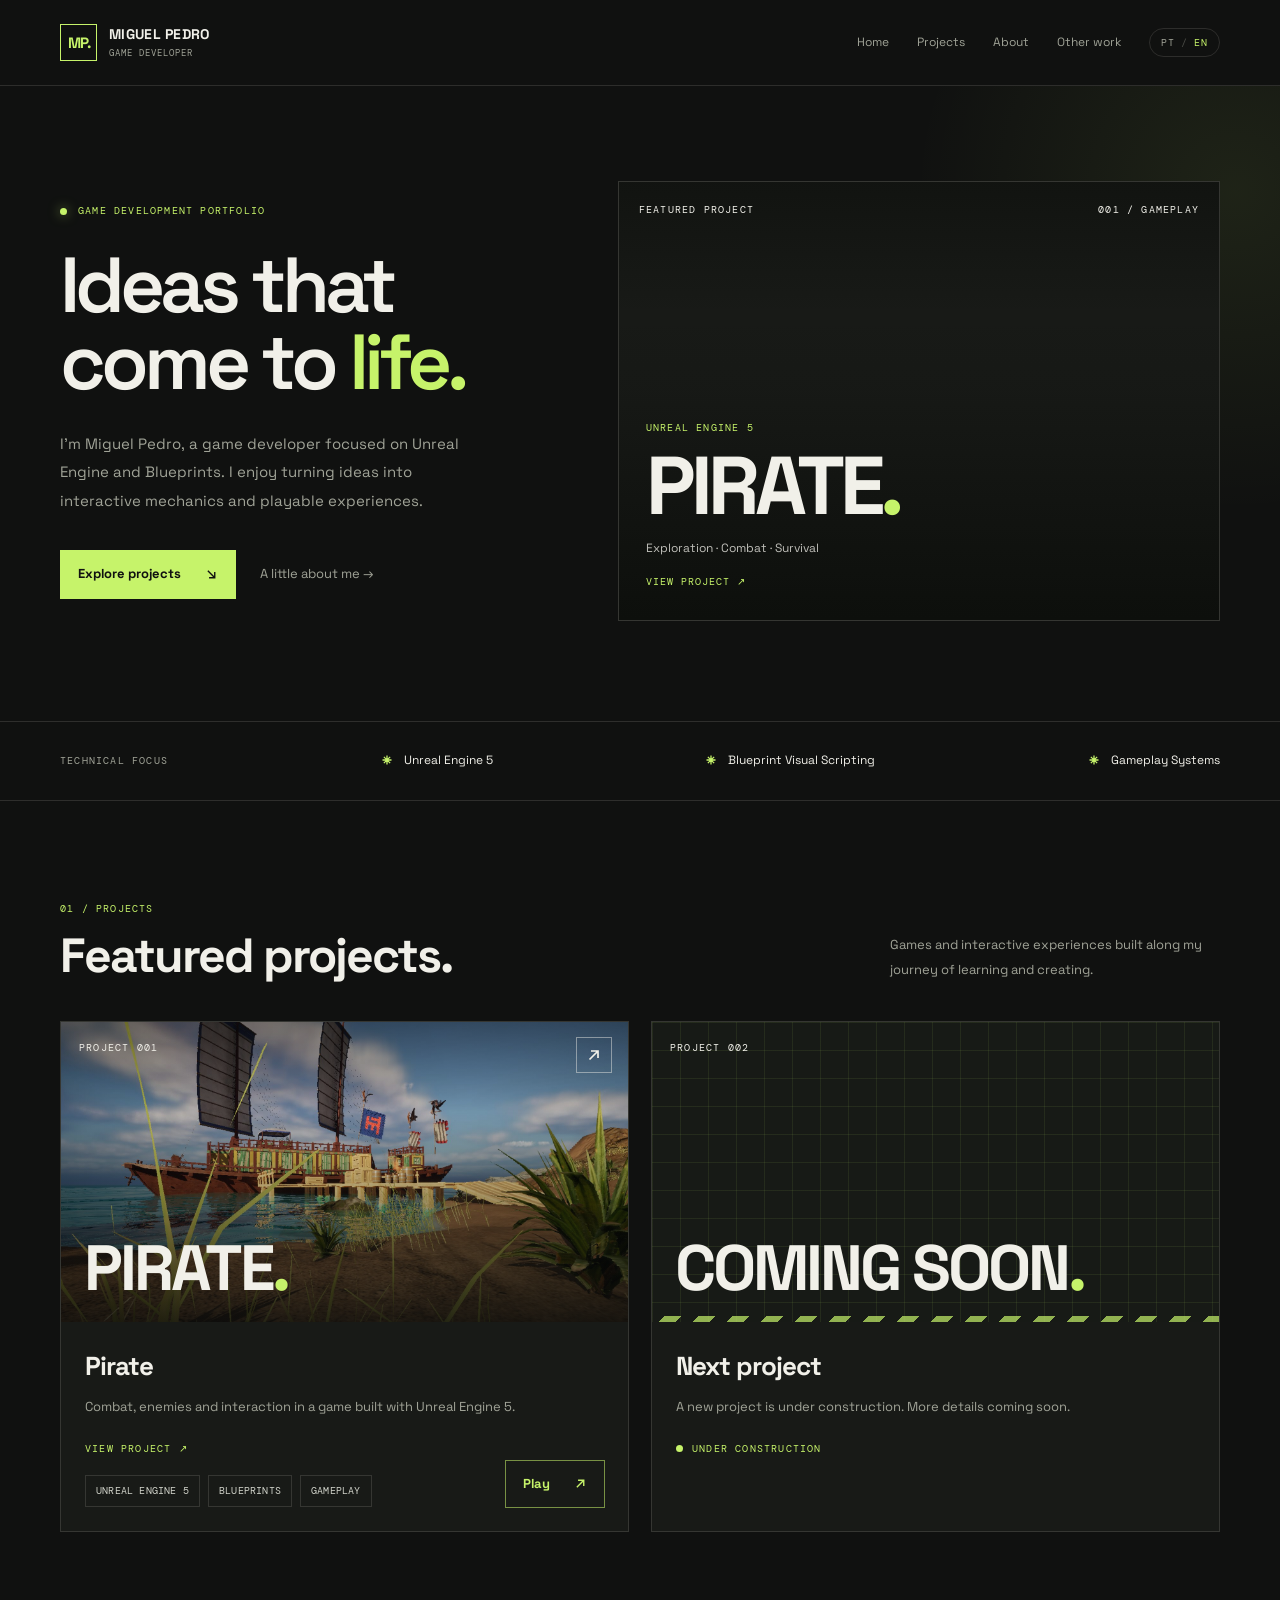
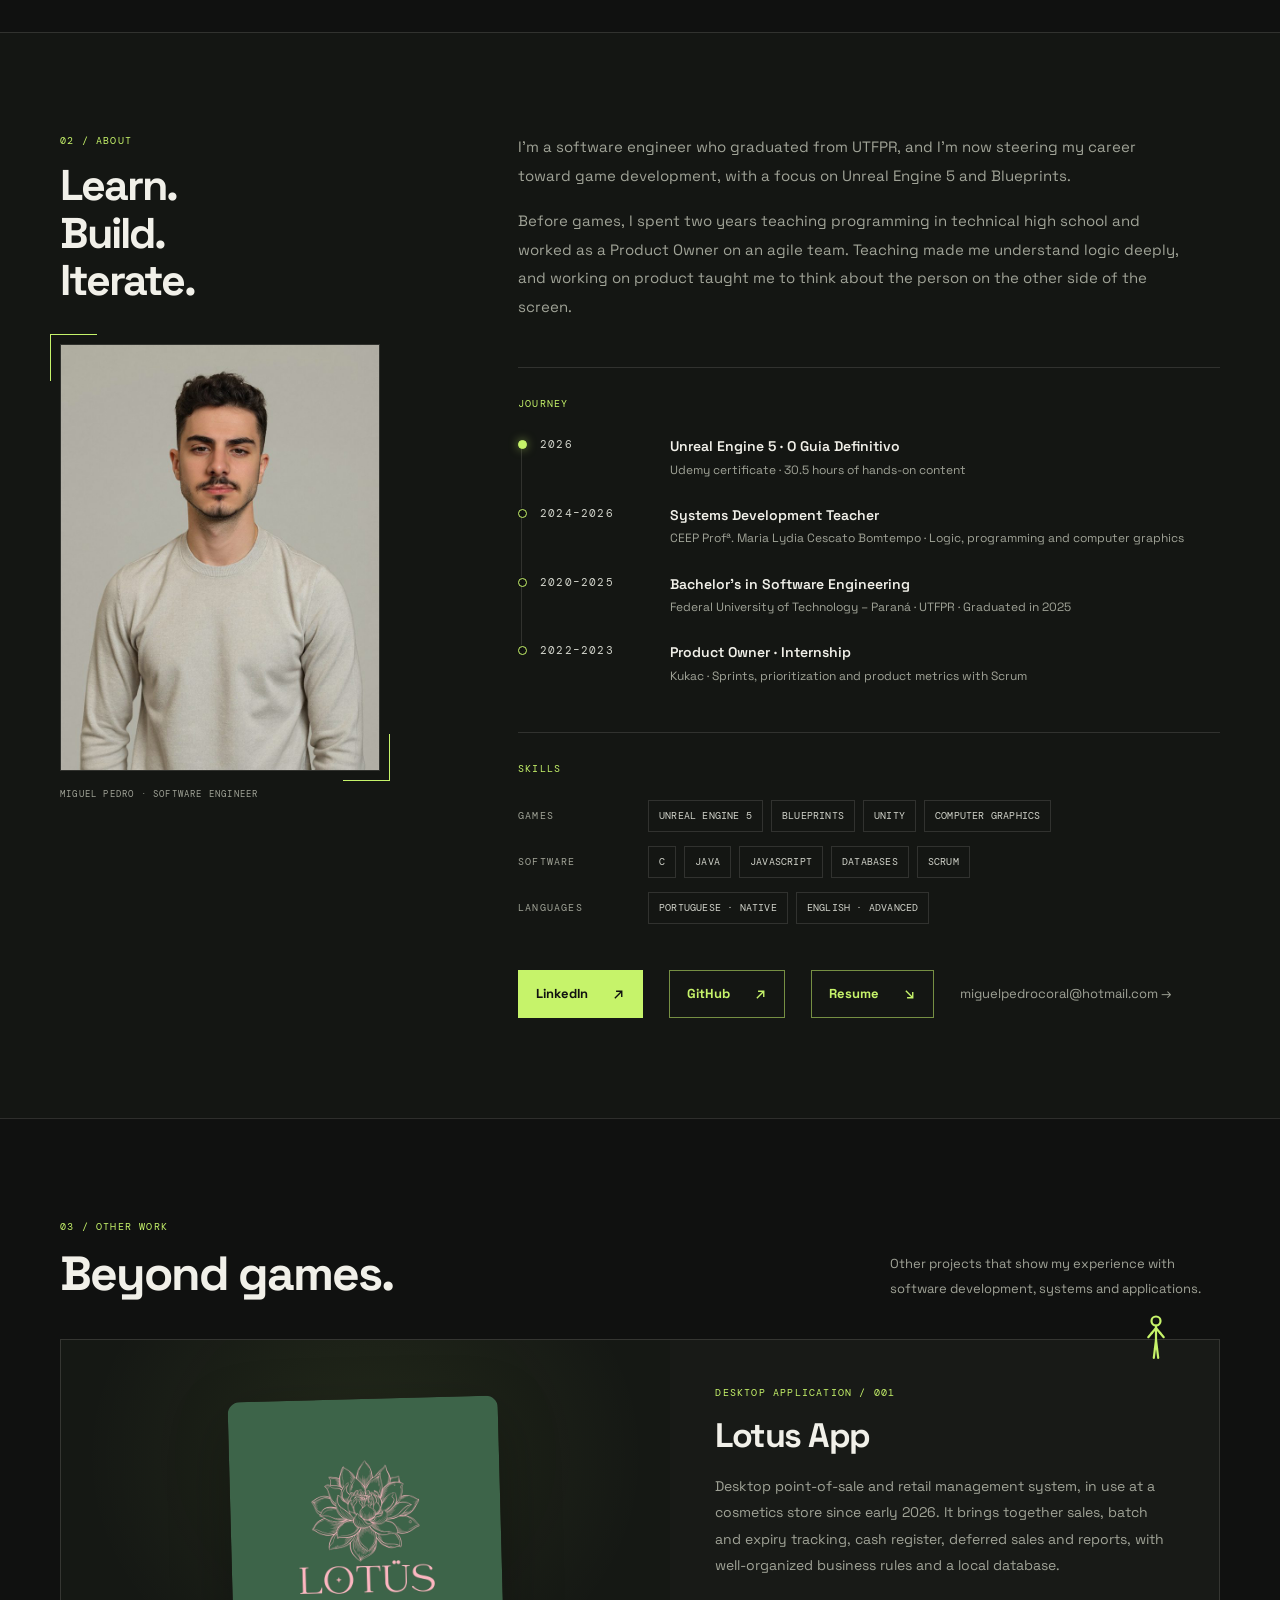
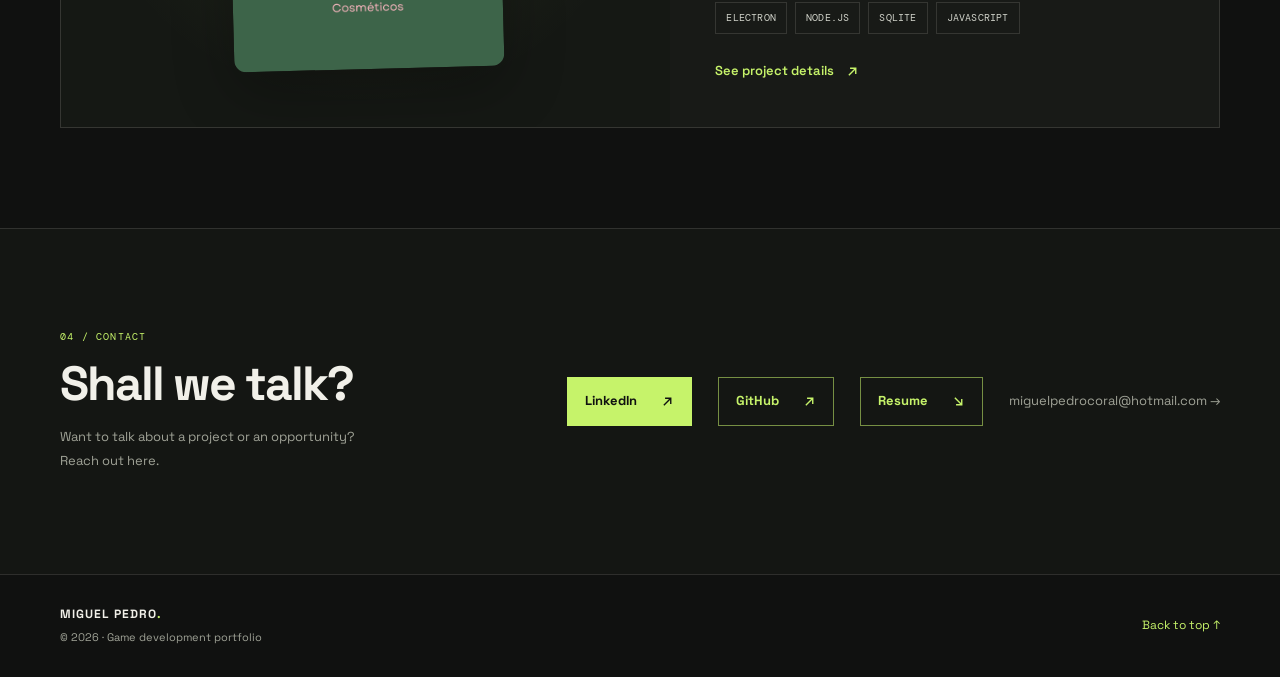
<file: index.html>
<!DOCTYPE html>
<html lang="pt-BR">

<head>
  <meta charset="UTF-8">
  <meta name="viewport" content="width=device-width, initial-scale=1.0">
  <meta name="theme-color" content="#101110">
  <meta name="description"
    content="Portfólio de Miguel Pedro, desenvolvedor de jogos com Unreal Engine 5 e Blueprints."
    data-en-attrs='{"content": "Portfolio of Miguel Pedro, game developer working with Unreal Engine 5 and Blueprints."}'>
  <!-- PRÉVIA DE LINK (LinkedIn, WhatsApp, Discord, X...) -->
  <meta property="og:type" content="website">
  <meta property="og:site_name" content="Miguel Pedro">
  <meta property="og:locale" content="pt_BR">
  <meta property="og:locale:alternate" content="en_US">
  <meta property="og:url" content="https://mpcoral.github.io/">
  <meta property="og:title" content="Miguel Pedro — Game Developer">
  <meta property="og:description" content="Portfólio de desenvolvimento de jogos com Unreal Engine 5 e Blueprints.">
  <meta property="og:image" content="https://mpcoral.github.io/assets/og/og-index-v3.jpg">
  <meta property="og:image:width" content="1200">
  <meta property="og:image:height" content="630">
  <meta property="og:image:alt" content="Miguel Pedro, Game Developer: Ideias que ganham vida.">
  <meta name="twitter:card" content="summary_large_image">

  <title>Miguel Pedro — Game Developer</title>
  <link rel="icon" href="assets/favicon.svg" type="image/svg+xml">
  <link rel="stylesheet" href="css/global.css?v=2">
  <link rel="stylesheet" href="css/screen-tour.css?v=2">
  <link rel="stylesheet" href="index.css?v=2">
</head>

<body>
  <header class="site-header">
    <div class="container header-inner">
      <a class="brand" href="index.html" aria-label="Miguel Pedro, início"
        data-en-attrs='{"aria-label": "Miguel Pedro, home"}'>
        <span class="brand-mark">MP.</span>
        <span class="brand-name">MIGUEL PEDRO
          <span class="brand-role">Game Developer</span>
        </span>
      </a>

      <nav class="nav" aria-label="Navegação principal" data-en-attrs='{"aria-label": "Main navigation"}'>
        <a href="#home" data-en="Home">Início</a>
        <a href="#projects" data-en="Projects">Projetos</a>
        <a href="#about" data-en="About">Sobre</a>
        <a href="#other-work" data-en="Other work">Outros trabalhos</a>

        <!-- IDIOMA (js/i18n.js) -->
        <button class="lang-toggle" type="button" data-lang-toggle>
          <span data-lang="pt">PT</span>
          <span class="lang-toggle-divider" aria-hidden="true">/</span>
          <span data-lang="en">EN</span>
        </button>
      </nav>
    </div>
  </header>

  <main>
    <section class="hero" id="home">
      <div class="container hero-grid">
        <div class="hero-content">
          <div class="eyebrow mono"
            data-en-html='<span class="status-dot"></span> GAME DEVELOPMENT PORTFOLIO'>
            <span class="status-dot"></span>
            PORTFÓLIO DE DESENVOLVIMENTO DE JOGOS
          </div>

          <h1 data-en-html='Ideas that<br>come to <span class="highlight">life.</span>'>Ideias que<br>ganham <span class="highlight">vida.</span></h1>

          <p class="hero-description"
            data-en="I'm Miguel Pedro, a game developer focused on Unreal Engine and Blueprints. I enjoy turning ideas into interactive mechanics and playable experiences.">
            Sou Miguel Pedro, desenvolvedor de jogos com foco em
            Unreal Engine e Blueprints. Gosto de transformar ideias
            em mecânicas interativas e experiências jogáveis.
          </p>

          <div class="hero-actions">
            <a href="#projects" class="button-primary" data-en-html="Explore projects <span class='icon-arrow icon-arrow-down' aria-hidden='true'></span>">Explorar projetos <span class="icon-arrow icon-arrow-down" aria-hidden="true"></span></a>
            <a href="#about" class="text-link" data-en="A little about me →">Um pouco sobre mim →</a>
          </div>
        </div>

        <a href="pirate/pirate.html" class="hero-art" aria-label="Conheça o projeto Pirata"
          data-en-attrs='{"aria-label": "Discover the Pirate project"}'>
          <video class="hero-loop-video" autoplay muted loop playsinline preload="metadata"
            aria-label="Trecho de gameplay do jogo Pirata em reprodução contínua"
            data-en-attrs='{"aria-label": "Looping gameplay clip from the Pirate game"}'>
            <source src="assets/pirate/videos/pirate-gameplay.mp4" type="video/mp4">
          </video>

          <div class="hero-art-overlay"></div>

          <div class="hero-art-top mono">
            <span data-en="FEATURED PROJECT">PROJETO EM DESTAQUE</span>
            <span>001 / GAMEPLAY</span>
          </div>

          <div class="hero-art-bottom">
            <span class="mono">UNREAL ENGINE 5</span>
            <span class="hero-art-title" data-en-html="PIRATE<span>.</span>">PIRATA<span>.</span></span>
            <span class="hero-art-caption" data-en="Exploration · Combat · Survival">Exploração · Combate · Sobrevivência</span>
            <span class="hero-art-cta" data-en="View project ↗">Conhecer projeto ↗</span>
          </div>
        </a>

      </div>
    </section>

    <div class="tech-strip">
      <div class="container tech-inner">
        <span class="tech-label mono" data-en="TECHNICAL FOCUS">FOCO TÉCNICO</span>
        <span class="tech-item"><span class="icon-asterisk" aria-hidden="true"></span> Unreal Engine 5</span>
        <span class="tech-item"><span class="icon-asterisk" aria-hidden="true"></span> Blueprint Visual Scripting</span>
        <span class="tech-item"><span class="icon-asterisk" aria-hidden="true"></span> Gameplay Systems</span>
      </div>
    </div>

    <section class="section projects-section" id="projects">
      <div class="container">
        <div class="section-heading">
          <div>
            <p class="section-label mono" data-en="01 / PROJECTS">01 / PROJETOS</p>
            <h2 data-en="Featured projects.">Projetos em destaque.</h2>
          </div>
          <p class="section-intro"
            data-en="Games and interactive experiences built along my journey of learning and creating.">
            Jogos e experiências interativas desenvolvidas durante
            minha trajetória de aprendizado e criação.
          </p>
        </div>

        <div class="projects-grid">
          <!-- O botão Jogar fica fora do card, que já é um link -->
          <div class="tile-wrap">
          <a href="pirate/pirate.html" class="project-tile">
            <div class="tile-image">
              <!-- SLIDESHOW (componente em js/slideshow.js) -->
              <div class="slideshow" data-interval="5000">
                <img class="slideshow-slide is-active" src="assets/pirate/images/slideshow/ship-beach.jpg"
                  alt="Navio do jogo Pirata ancorado na praia"
                  data-en-attrs='{"alt": "Ship from the Pirate game anchored at the beach"}'>
                <img class="slideshow-slide" src="assets/pirate/images/slideshow/island-overview.jpg"
                  alt="Vista aérea da ilha com as ruínas do templo" aria-hidden="true" loading="lazy"
                  data-en-attrs='{"alt": "Aerial view of the island with the temple ruins"}'>
                <img class="slideshow-slide" src="assets/pirate/images/slideshow/fire.jpg"
                  alt="Braseiro aceso entre colunas ao entardecer" aria-hidden="true" loading="lazy"
                  data-en-attrs='{"alt": "Lit brazier between columns at sunset"}'>
                <img class="slideshow-slide" src="assets/pirate/images/slideshow/candles.jpg"
                  alt="Velas acesas no templo da ilha" aria-hidden="true" loading="lazy"
                  data-en-attrs='{"alt": "Lit candles in the island temple"}'>
              </div>
              <span class="tile-number mono" data-en="PROJECT 001">PROJETO 001</span>
              <span class="tile-arrow" aria-hidden="true"><span class="icon-arrow"></span></span>
              <span class="tile-title" data-en-html="PIRATE<span>.</span>">PIRATA<span>.</span></span>
            </div>

            <div class="tile-content">
              <div>
                <h3 data-en="Pirate">Pirata</h3>
                <p data-en="Combat, enemies and interaction in a game built with Unreal Engine 5.">Combate, inimigos e interação em um jogo desenvolvido na Unreal Engine 5.</p>
              </div>
              <span class="tile-open mono" data-en="VIEW PROJECT ↗">VER PROJETO ↗</span>
              <div class="tags">
                <span class="tag">UNREAL ENGINE 5</span>
                <span class="tag">BLUEPRINTS</span>
                <span class="tag">GAMEPLAY</span>
              </div>
            </div>
          </a>
          <a class="button-outline tile-play" href="https://mpcoral.itch.io/pirata" target="_blank" rel="noopener"
            data-en-html="Play <span class='icon-arrow' aria-hidden='true'></span>">Jogar <span class="icon-arrow" aria-hidden="true"></span></a>
          </div>

          <!-- PRÓXIMO PROJETO (sem link até o jogo ter uma página) -->
          <article class="project-tile project-tile-soon">
            <div class="tile-image">
              <span class="tile-number mono" data-en="PROJECT 002">PROJETO 002</span>
              <span class="tile-title" data-en-html="COMING SOON<span>.</span>">EM BREVE<span>.</span></span>
            </div>

            <div class="tile-content">
              <div>
                <h3 data-en="Next project">Próximo projeto</h3>
                <p data-en="A new project is under construction. More details coming soon.">Um novo projeto está em construção. Em breve, mais detalhes por aqui.</p>
              </div>
              <span class="tile-status mono" data-en="UNDER CONSTRUCTION">EM CONSTRUÇÃO</span>
            </div>
          </article>

          <!-- Adicione novos jogos duplicando um project-tile
               e trocando o link, a imagem e as informações. -->
        </div>
      </div>
    </section>

    <section class="section section-alt about" id="about">
      <div class="container about-grid">
        <div class="about-intro">
          <p class="section-label mono" data-en="02 / ABOUT">02 / SOBRE</p>
          <h2 data-en-html="Learn.<br>Build.<br>Iterate.">Aprender.<br>Construir.<br>Iterar.</h2>

          <figure class="about-photo">
            <img src="assets/about/miguel.jpg" alt="Foto de Miguel Pedro" width="720" height="960"
              loading="lazy" data-en-attrs='{"alt": "Photo of Miguel Pedro"}'>
            <figcaption class="mono" data-en="MIGUEL PEDRO · SOFTWARE ENGINEER">MIGUEL PEDRO · ENGENHEIRO DE SOFTWARE</figcaption>
          </figure>
        </div>

        <div class="about-copy">
          <p data-en="I'm a software engineer who graduated from UTFPR, and I'm now steering my career toward game development, with a focus on Unreal Engine 5 and Blueprints.">
            Sou engenheiro de software formado pela UTFPR e hoje direciono
            minha carreira para o desenvolvimento de jogos, com foco em
            Unreal Engine 5 e Blueprints.
          </p>
          <p data-en="Before games, I spent two years teaching programming in technical high school and worked as a Product Owner on an agile team. Teaching made me understand logic deeply, and working on product taught me to think about the person on the other side of the screen.">
            Antes dos jogos, passei dois anos dando aulas de programação no
            Ensino Médio Técnico e atuei como Product Owner em um time ágil.
            Ensinar me fez entender a lógica a fundo, e o trabalho com produto
            me ensinou a pensar em quem está do outro lado da tela.
          </p>

          <!-- TRAJETÓRIA -->
          <div class="about-block">
            <p class="about-block-title mono" data-en="JOURNEY">TRAJETÓRIA</p>

            <ol class="timeline">
              <li class="timeline-item">
                <span class="timeline-year mono">2026</span>
                <div>
                  <strong>Unreal Engine 5 · O Guia Definitivo</strong>
                  <span data-en="Udemy certificate · 30.5 hours of hands-on content">Certificado Udemy · 30,5 horas de conteúdo prático</span>
                </div>
              </li>
              <li class="timeline-item">
                <span class="timeline-year mono">2024–2026</span>
                <div>
                  <strong data-en="Systems Development Teacher">Professor de Desenvolvimento de Sistemas</strong>
                  <span data-en="CEEP Profª. Maria Lydia Cescato Bomtempo · Logic, programming and computer graphics">CEEP Profª. Maria Lydia Cescato Bomtempo · Lógica, programação e computação gráfica</span>
                </div>
              </li>
              <li class="timeline-item">
                <span class="timeline-year mono">2020–2025</span>
                <div>
                  <strong data-en="Bachelor's in Software Engineering">Bacharelado em Engenharia de Software</strong>
                  <span data-en="Federal University of Technology – Paraná · UTFPR · Graduated in 2025">Universidade Tecnológica Federal do Paraná · UTFPR · Formado em 2025</span>
                </div>
              </li>
              <li class="timeline-item">
                <span class="timeline-year mono">2022–2023</span>
                <div>
                  <strong data-en="Product Owner · Internship">Product Owner · Estágio</strong>
                  <span data-en="Kukac · Sprints, prioritization and product metrics with Scrum">Kukac · Sprints, priorização e métricas de produto com Scrum</span>
                </div>
              </li>
            </ol>
          </div>

          <!-- COMPETÊNCIAS -->
          <div class="about-block">
            <p class="about-block-title mono" data-en="SKILLS">COMPETÊNCIAS</p>

            <div class="skill-group">
              <span class="skill-group-name mono" data-en="GAMES">JOGOS</span>
              <div class="tags">
                <span class="tag">UNREAL ENGINE 5</span>
                <span class="tag">BLUEPRINTS</span>
                <span class="tag">UNITY</span>
                <span class="tag" data-en="COMPUTER GRAPHICS">COMPUTAÇÃO GRÁFICA</span>
              </div>
            </div>

            <div class="skill-group">
              <span class="skill-group-name mono">SOFTWARE</span>
              <div class="tags">
                <span class="tag">C</span>
                <span class="tag">JAVA</span>
                <span class="tag">JAVASCRIPT</span>
                <span class="tag" data-en="DATABASES">BANCOS DE DADOS</span>
                <span class="tag">SCRUM</span>
              </div>
            </div>

            <div class="skill-group">
              <span class="skill-group-name mono" data-en="LANGUAGES">IDIOMAS</span>
              <div class="tags">
                <span class="tag" data-en="PORTUGUESE · NATIVE">PORTUGUÊS · NATIVO</span>
                <span class="tag" data-en="ENGLISH · ADVANCED">INGLÊS · AVANÇADO</span>
              </div>
            </div>
          </div>

          <!-- CONTATO -->
          <div class="about-contact">
            <a class="button-primary" href="https://www.linkedin.com/in/miguel-pedro-almeida-coral-a99223209/"
              target="_blank" rel="noopener">LinkedIn <span class="icon-arrow" aria-hidden="true"></span></a>
            <a class="button-outline" href="https://github.com/mpcoral" target="_blank" rel="noopener">GitHub
              <span class="icon-arrow" aria-hidden="true"></span></a>
            <a class="button-outline" href="assets/resume/miguel-pedro-resume-pt.pdf"
              download="Curriculo-Miguel-Pedro.pdf" data-en-attrs='{"href": "assets/resume/miguel-pedro-resume-en.pdf", "download": "Resume-Miguel-Pedro.pdf"}' data-en-html="Resume <span class='icon-arrow icon-arrow-down' aria-hidden='true'></span>">Currículo
              <span class="icon-arrow icon-arrow-down" aria-hidden="true"></span></a>
            <a class="text-link" href="mailto:miguelpedrocoral@hotmail.com">miguelpedrocoral@hotmail.com →</a>
          </div>
        </div>
      </div>
    </section>

    <section class="section other-work" id="other-work">
      <div class="container">
        <div class="section-heading">
          <div>
            <p class="section-label mono" data-en="03 / OTHER WORK">03 / OUTROS TRABALHOS</p>
            <h2 data-en="Beyond games.">Além dos jogos.</h2>
          </div>
          <p class="section-intro"
            data-en="Other projects that show my experience with software development, systems and applications.">
            Outros projetos que demonstram minha experiência com
            desenvolvimento de software, sistemas e aplicações.
          </p>
        </div>

        <!-- O bonequinho senta na borda do card (js/screen-tour.js) -->
        <a href="lotus-app/lotus-app.html" class="other-project-card" data-stickman-perch>
          <div class="other-project-visual">
            <img class="lotus-icon" src="assets/lotus/images/app-logo.jpg" alt="Ícone do Lotus App" width="1280"
              height="1280" loading="lazy" data-en-attrs='{"alt": "Lotus App icon"}'>
          </div>

          <div class="other-project-content">
            <p class="project-type mono" data-en="DESKTOP APPLICATION / 001">APLICAÇÃO DESKTOP / 001</p>
            <h3>Lotus App</h3>
            <p data-en="Desktop point-of-sale and retail management system, in use at a cosmetics store since early 2026. It brings together sales, batch and expiry tracking, cash register, deferred sales and reports, with well-organized business rules and a local database.">
              Sistema desktop de ponto de venda e gestão comercial, em uso desde
              o início de 2026 em uma loja de cosméticos. Centraliza vendas à vista e a
              prazo, estoque por lote e validade, caixa e relatórios, com regras de
              negócio organizadas e banco de dados local.
            </p>
            <div class="tags">
              <span class="tag">ELECTRON</span>
              <span class="tag">NODE.JS</span>
              <span class="tag">SQLITE</span>
              <span class="tag">JAVASCRIPT</span>
            </div>
            <span class="project-link" data-en-html="See project details <span class='icon-arrow' aria-hidden='true'></span>">Ver detalhes do projeto <span class="icon-arrow" aria-hidden="true"></span></span>
          </div>
        </a>
      </div>
    </section>

    <section class="section section-alt contact" id="contact">
      <div class="container contact-inner">
        <div>
          <p class="section-label mono" data-en="04 / CONTACT">04 / CONTATO</p>
          <h2 class="section-title" data-en="Shall we talk?">Vamos conversar?</h2>
          <p class="section-intro" data-en="Want to talk about a project or an opportunity? Reach out here.">
            Quer falar sobre um projeto ou uma oportunidade? Me chama por aqui.
          </p>
        </div>

        <div class="contact-links">
          <a class="button-primary" href="https://www.linkedin.com/in/miguel-pedro-almeida-coral-a99223209/"
            target="_blank" rel="noopener">LinkedIn <span class="icon-arrow" aria-hidden="true"></span></a>
          <a class="button-outline" href="https://github.com/mpcoral" target="_blank" rel="noopener">GitHub
            <span class="icon-arrow" aria-hidden="true"></span></a>
          <a class="button-outline" href="assets/resume/miguel-pedro-resume-pt.pdf"
            download="Curriculo-Miguel-Pedro.pdf" data-en-attrs='{"href": "assets/resume/miguel-pedro-resume-en.pdf", "download": "Resume-Miguel-Pedro.pdf"}' data-en-html="Resume <span class='icon-arrow icon-arrow-down' aria-hidden='true'></span>">Currículo
            <span class="icon-arrow icon-arrow-down" aria-hidden="true"></span></a>
          <a class="text-link" href="mailto:miguelpedrocoral@hotmail.com">miguelpedrocoral@hotmail.com →</a>
        </div>
      </div>
    </section>
  </main>

  <footer class="site-footer">
    <div class="container footer-inner">
      <div>
        <p class="footer-name">MIGUEL PEDRO<span>.</span></p>
        <p class="footer-copy" data-en="© 2026 · Game development portfolio">© 2026 · Portfólio de desenvolvimento de jogos</p>
      </div>
      <a class="footer-top" href="#home" data-en="Back to top ↑">Voltar ao topo ↑</a>
    </div>
  </footer>

  <script src="js/i18n.js?v=2" defer></script>
  <script src="js/slideshow.js?v=2" defer></script>
  <script src="js/screen-tour.js?v=2" defer></script>

  <!-- CONTADOR DE VISITAS (GoatCounter, sem cookies) -->
  <script data-goatcounter="https://mpcoral.goatcounter.com/count" async src="//gc.zgo.at/count.js"></script>
</body>

</html>
</file>
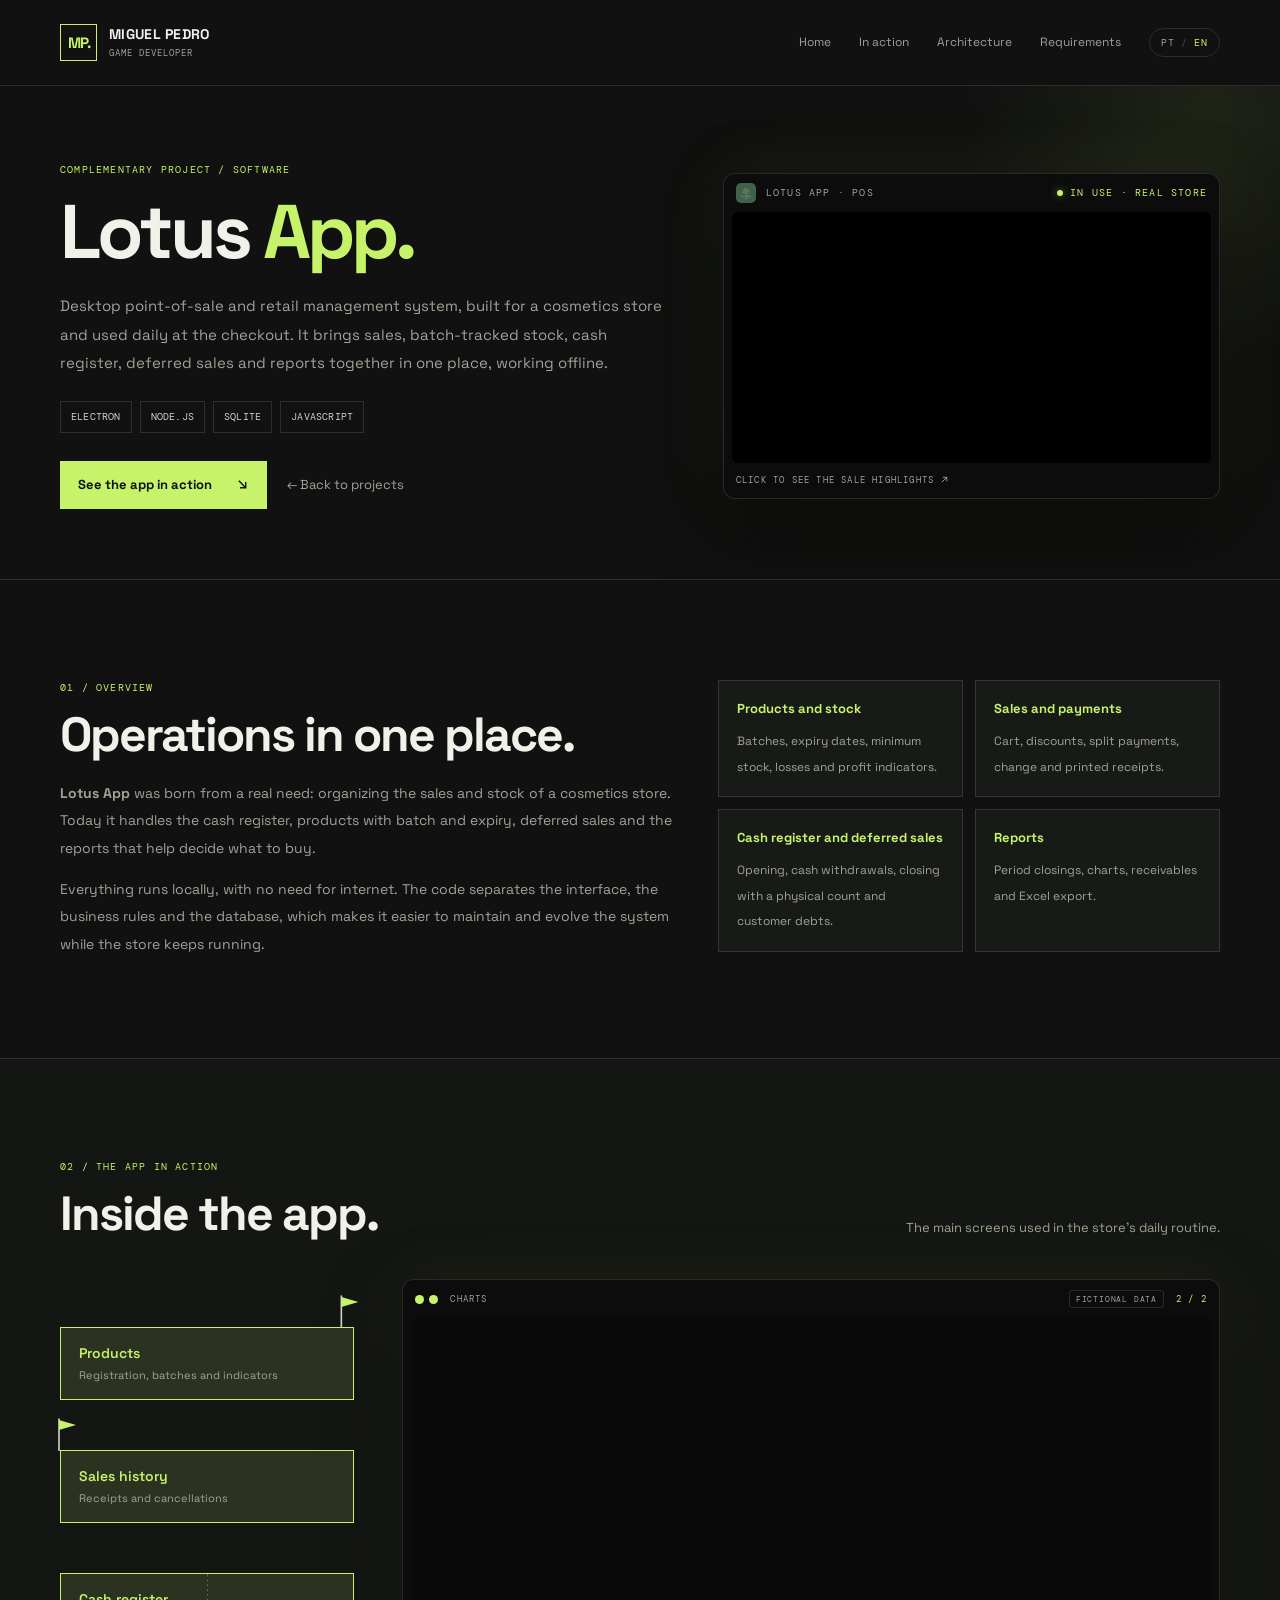
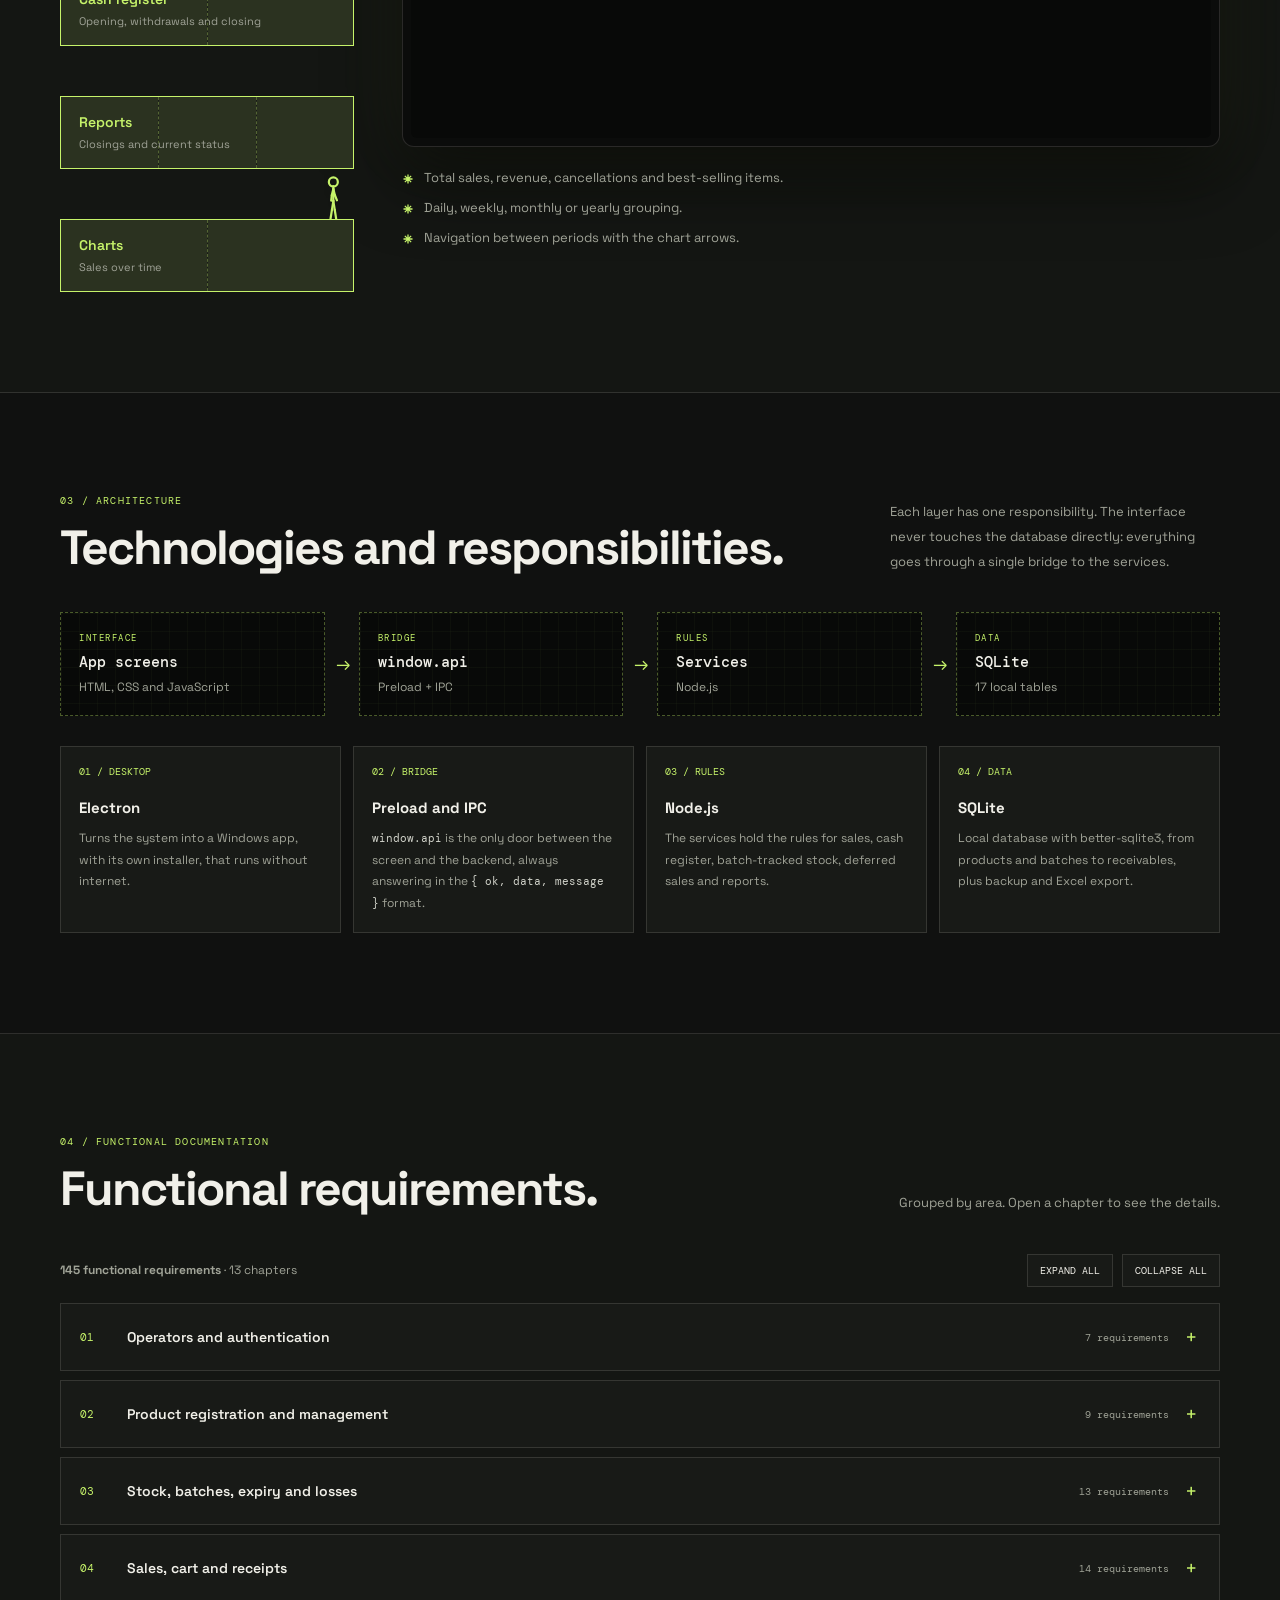
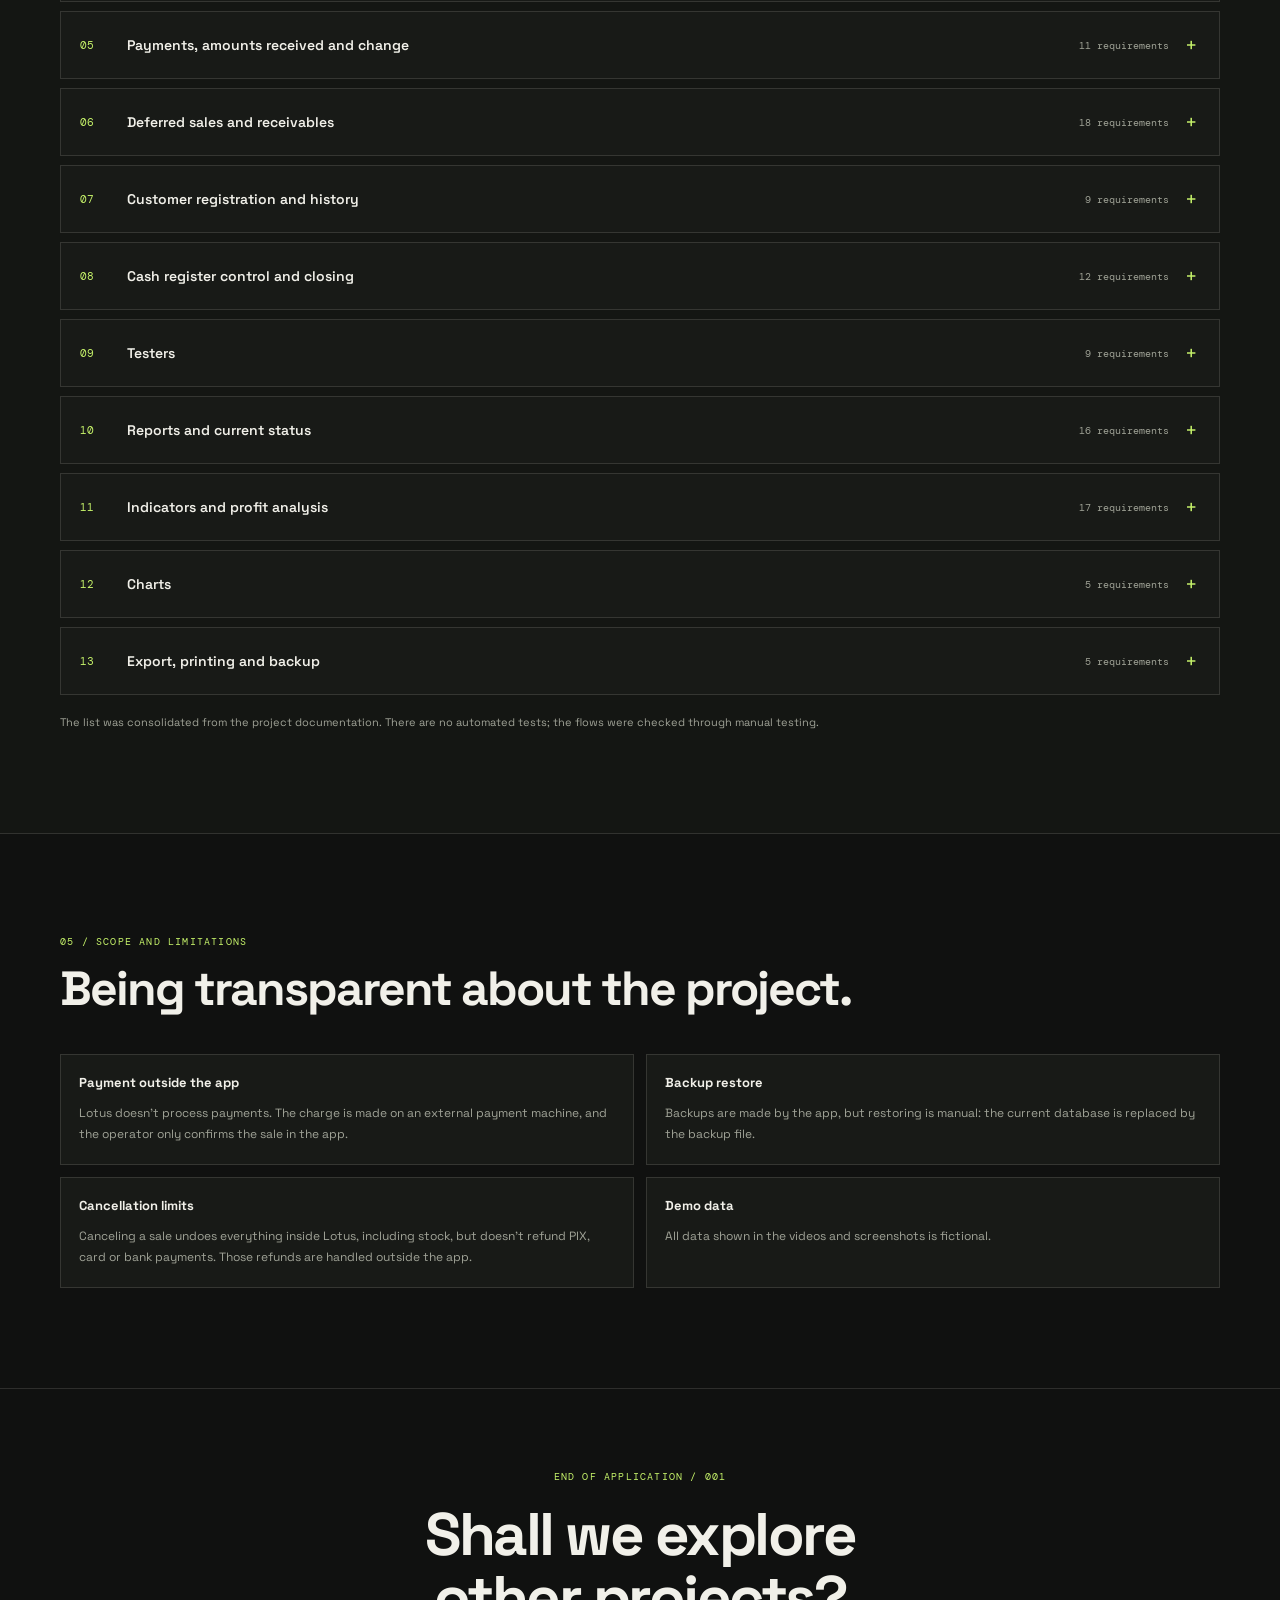
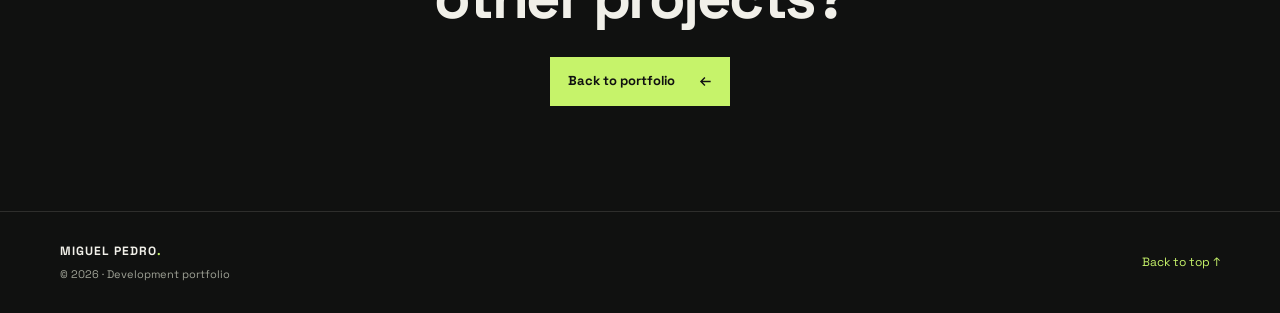
<file: lotus-app/lotus-app.html>
<!DOCTYPE html>
<html lang="pt-BR">

<head>
  <meta charset="UTF-8">
  <meta name="viewport" content="width=device-width, initial-scale=1.0">
  <meta name="theme-color" content="#101110">
  <meta name="description" content="Lotus App — sistema de ponto de venda e gestão comercial desenvolvido por Miguel Pedro."
    data-en-attrs='{"content":"Lotus App — point-of-sale and retail management system built by Miguel Pedro."}'>
  <!-- PRÉVIA DE LINK (LinkedIn, WhatsApp, Discord, X...) -->
  <meta property="og:type" content="website">
  <meta property="og:site_name" content="Miguel Pedro">
  <meta property="og:locale" content="pt_BR">
  <meta property="og:locale:alternate" content="en_US">
  <meta property="og:url" content="https://mpcoral.github.io/lotus-app/lotus-app.html">
  <meta property="og:title" content="Lotus App — Miguel Pedro">
  <meta property="og:description" content="Sistema de ponto de venda e gestão comercial em uso numa loja real. Electron, Node.js e SQLite.">
  <meta property="og:image" content="https://mpcoral.github.io/assets/og/og-lotus-v3.jpg">
  <meta property="og:image:width" content="1200">
  <meta property="og:image:height" content="630">
  <meta property="og:image:alt" content="Lotus App, sistema de ponto de venda.">
  <meta name="twitter:card" content="summary_large_image">

  <title>Lotus App — Miguel Pedro</title>
  <link rel="icon" href="../assets/favicon.svg" type="image/svg+xml">

  <link rel="stylesheet" href="../css/global.css?v=2">
  <link rel="stylesheet" href="../css/video-presentation.css?v=2">
  <link rel="stylesheet" href="../css/screen-tour.css?v=2">
  <link rel="stylesheet" href="lotus-app.css?v=2">
</head>

<body>
  <header class="site-header">
    <div class="container header-inner">
      <a class="brand" href="../index.html" aria-label="Voltar ao portfólio"
        data-en-attrs='{"aria-label":"Back to portfolio"}'>
        <span class="brand-mark">MP.</span>
        <span class="brand-name">MIGUEL PEDRO
          <span class="brand-role">Game Developer</span>
        </span>
      </a>

      <nav class="nav" aria-label="Navegação principal" data-en-attrs='{"aria-label":"Main navigation"}'>
        <a href="../index.html" data-en="Home">Início</a>
        <a href="#demo" data-en="In action">Em ação</a>
        <a href="#architecture" data-en="Architecture">Arquitetura</a>
        <a href="#requirements" data-en="Requirements">Requisitos</a>

        <!-- IDIOMA (js/i18n.js) -->
        <button class="lang-toggle" type="button" data-lang-toggle>
          <span data-lang="pt">PT</span>
          <span class="lang-toggle-divider" aria-hidden="true">/</span>
          <span data-lang="en">EN</span>
        </button>
      </nav>
    </div>
  </header>

  <main>
    <!-- APRESENTAÇÃO DO PROJETO -->

    <section class="hero" id="home">
      <div class="container hero-grid">
        <div>
          <p class="section-label mono" data-en="COMPLEMENTARY PROJECT / SOFTWARE">PROJETO COMPLEMENTAR / SOFTWARE</p>
          <h1 class="hero-title">Lotus <span>App.</span></h1>
          <p class="hero-lead"
            data-en="Desktop point-of-sale and retail management system, built for a cosmetics store and used daily at the checkout. It brings sales, batch-tracked stock, cash register, deferred sales and reports together in one place, working offline.">
            Sistema desktop de ponto de venda e gestão comercial, desenvolvido
            para uma loja de cosméticos e usado no dia a dia do caixa. Reúne
            vendas à vista e a prazo, estoque por lote, caixa e relatórios em um só lugar,
            funcionando offline.
          </p>
          <div class="tags">
            <span class="tag">ELECTRON</span>
            <span class="tag">NODE.JS</span>
            <span class="tag">SQLITE</span>
            <span class="tag">JAVASCRIPT</span>
          </div>
          <div class="hero-actions">
            <a class="button-primary" href="#demo" data-en-html="See the app in action <span class='icon-arrow icon-arrow-down' aria-hidden='true'></span>">Ver o app em ação <span class="icon-arrow icon-arrow-down" aria-hidden="true"></span></a>
            <a class="text-link" href="../index.html#other-work" data-en="← Back to projects">← Voltar aos projetos</a>
          </div>
        </div>

        <!-- O app rodando em loop. Clique abre a apresentação (js/video-presentation.js) -->
        <div class="hero-visual">
          <div class="hero-bar">
            <img class="hero-icon" src="../assets/lotus/images/app-icon.png" alt="" width="256" height="256">
            <span class="mono" data-en="LOTUS APP · POS">LOTUS APP · PDV</span>
            <span class="hero-status mono" data-en="IN USE · REAL STORE">EM USO · LOJA REAL</span>
          </div>

          <video class="hero-video" autoplay muted loop playsinline preload="metadata"
            aria-label="Abrir apresentação ampliada: Venda no PDV"
            data-presentation
            data-title="Venda no PDV"
            data-summary="Uma venda completa no ponto de venda: busca dos produtos, carrinho com lote e validade, desconto, forma de pagamento e cupom."
            data-highlights='[
              {"name": "Busca de produtos", "text": "Os produtos aparecem em cards com preço e estoque, e a busca encontra por nome, marca ou código. Ao adicionar um item, um aviso mostra quantas unidades ainda restam."},
              {"name": "Carrinho por lote", "text": "Cada item entra no carrinho com o lote e a validade escolhidos. O mesmo produto vindo de lotes diferentes vira linhas separadas, e a venda baixa o estoque do lote certo."},
              {"name": "Desconto", "text": "Um modal próprio aplica o desconto percentual, e o total do carrinho é recalculado na hora."},
              {"name": "Confirmar venda", "text": "Antes de salvar, o modal mostra os itens com lote e validade, o total e as formas de pagamento: dinheiro, PIX, débito, crédito ou a prazo, inclusive combinadas."},
              {"name": "Cupom", "text": "A venda é gravada no SQLite e gera o cupom, que pode ser impresso direto na impressora da loja ou consultado depois no histórico de vendas."}
            ]'
            data-eyebrow="DETALHES DO VÍDEO"
            data-context="LOTUS APP / PRESENTATION"
            data-label="PDV · VENDA COMPLETA"
            data-number="01"
            data-total="1"
            data-footer="MIGUEL PEDRO · LOTUS APP"
            data-en-attrs='{"aria-label":"Open expanded presentation: POS sale","data-title":"POS sale","data-summary":"A complete sale at the point of sale: product search, cart with batch and expiry, discount, payment method and receipt.","data-highlights":"[{\"name\":\"Product search\",\"text\":\"Products show up as cards with price and stock, and the search finds them by name, brand or code. When an item is added, a notice shows how many units are left.\"},{\"name\":\"Cart by batch\",\"text\":\"Each item goes into the cart with the chosen batch and expiry date. The same product from different batches becomes separate lines, and the sale deducts stock from the right batch.\"},{\"name\":\"Discount\",\"text\":\"A dedicated dialog applies a percentage discount, and the cart total is recalculated instantly.\"},{\"name\":\"Confirm sale\",\"text\":\"Before saving, the dialog shows the items with batch and expiry, the total and the payment methods: cash, PIX, debit, credit card or deferred payment, including combinations.\"},{\"name\":\"Receipt\",\"text\":\"The sale is saved to SQLite and generates the receipt, which can be printed straight on the store&#39;s printer or looked up later in the sales history.\"}]","data-eyebrow":"VIDEO DETAILS","data-label":"POS · FULL SALE"}'>
            <source src="../assets/lotus/videos/pos-sale.mp4" type="video/mp4">
            Seu navegador não suporta a reprodução de vídeo.
          </video>

          <p class="hero-hint mono" data-en-html="CLICK TO SEE THE SALE HIGHLIGHTS <span class='icon-arrow' aria-hidden='true'></span>">CLIQUE PARA VER OS DESTAQUES DA VENDA <span class="icon-arrow" aria-hidden="true"></span></p>
        </div>
      </div>
    </section>

    <!-- VISÃO GERAL -->

    <section class="section">
      <div class="container overview">
        <div class="overview-copy">
          <p class="section-label mono" data-en="01 / OVERVIEW">01 / VISÃO GERAL</p>
          <h2 class="section-title" data-en="Operations in one place.">Operações reunidas em um só lugar.</h2>
          <p data-en-html="&lt;strong&gt;Lotus App&lt;/strong&gt; was born from a real need: organizing the sales and stock of a cosmetics store. Today it handles the cash register, products with batch and expiry, deferred sales and the reports that help decide what to buy.">
            O <strong>Lotus App</strong> nasceu de uma necessidade real: organizar
            as vendas e o estoque de uma loja de cosméticos. Hoje ele cuida do
            caixa, dos produtos com lote e validade, das vendas a prazo e dos
            relatórios que ajudam a decidir o que comprar.
          </p>
          <p data-en="Everything runs locally, with no need for internet. The code separates the interface, the business rules and the database, which makes it easier to maintain and evolve the system while the store keeps running.">
            Tudo funciona localmente, sem depender de internet. O código separa
            a interface, as regras de negócio e o banco de dados, o que facilita
            manter e evoluir o sistema com a loja em funcionamento.
          </p>
        </div>
        <div class="facts">
          <div class="fact"><strong data-en="Products and stock">Produtos e estoque</strong><span data-en="Batches, expiry dates, minimum stock, losses and profit indicators.">Lotes, validade, estoque mínimo, perdas e indicadores de lucro.</span></div>
          <div class="fact"><strong data-en="Sales and payments">Vendas e pagamentos</strong><span data-en="Cart, discounts, split payments, change and printed receipts.">Carrinho, descontos, pagamento misto, troco e cupom impresso.</span></div>
          <div class="fact"><strong data-en="Cash register and deferred sales">Caixa e vendas a prazo</strong><span data-en="Opening, cash withdrawals, closing with a physical count and customer debts.">Abertura, sangria, fechamento com contagem e dívidas de clientes.</span></div>
          <div class="fact"><strong data-en="Reports">Relatórios</strong><span data-en="Period closings, charts, receivables and Excel export.">Fechamentos por período, gráficos, recebíveis e exportação para Excel.</span></div>
        </div>
      </div>
    </section>

    <!-- O APP EM AÇÃO -->

    <section class="section section-alt" id="demo">
      <div class="container">
        <div class="section-heading">
          <div>
            <p class="section-label mono" data-en="02 / THE APP IN ACTION">02 / O APP EM AÇÃO</p>
            <h2 data-en="Inside the app.">Por dentro do app.</h2>
          </div>
          <p class="section-intro" data-en="The main screens used in the store's daily routine.">
            As principais telas usadas no dia a dia da loja.
          </p>
        </div>

        <!-- TOUR DAS TELAS: cards + bonequinho palito (js/screen-tour.js) -->
        <div id="screen-tour" aria-label="Telas do Lotus App" data-en-attrs='{"aria-label":"Lotus App screens"}'></div>
      </div>
    </section>

    <!-- ARQUITETURA -->

    <section class="section" id="architecture">
      <div class="container">
        <div class="section-heading">
          <div>
            <p class="section-label mono" data-en="03 / ARCHITECTURE">03 / ARQUITETURA</p>
            <h2 data-en="Technologies and responsibilities.">Tecnologias e responsabilidades.</h2>
          </div>
          <p class="section-intro"
            data-en="Each layer has one responsibility. The interface never touches the database directly: everything goes through a single bridge to the services.">
            Cada camada tem uma responsabilidade. A interface nunca acessa o
            banco direto: tudo passa por uma ponte única até os serviços.
          </p>
        </div>

        <!-- Fluxo de uma chamada, da tela ao banco -->
        <ol class="flow" aria-label="Caminho de uma operação, da interface ao banco de dados"
          data-en-attrs='{"aria-label":"Path of an operation, from the interface to the database"}'>
          <li class="flow-step">
            <small class="mono">INTERFACE</small>
            <strong data-en="App screens">Telas do app</strong>
            <span data-en="HTML, CSS and JavaScript">HTML, CSS e JavaScript</span>
          </li>
          <li class="flow-step">
            <small class="mono" data-en="BRIDGE">PONTE</small>
            <strong>window.api</strong>
            <span>Preload + IPC</span>
          </li>
          <li class="flow-step">
            <small class="mono" data-en="RULES">REGRAS</small>
            <strong>Services</strong>
            <span>Node.js</span>
          </li>
          <li class="flow-step">
            <small class="mono" data-en="DATA">DADOS</small>
            <strong>SQLite</strong>
            <span data-en="17 local tables">17 tabelas locais</span>
          </li>
        </ol>

        <div class="tech-grid">
          <article class="tech-card"><small>01 / DESKTOP</small>
            <h3>Electron</h3>
            <p data-en="Turns the system into a Windows app, with its own installer, that runs without internet.">Transforma o sistema em um app de Windows, com instalador próprio, que roda sem internet.</p>
          </article>
          <article class="tech-card"><small data-en="02 / BRIDGE">02 / PONTE</small>
            <h3 data-en="Preload and IPC">Preload e IPC</h3>
            <p data-en-html="&lt;code&gt;window.api&lt;/code&gt; is the only door between the screen and the backend, always answering in the &lt;code&gt;{ ok, data, message }&lt;/code&gt; format.">O <code>window.api</code> é a única porta entre a tela e o backend, sempre respondendo no formato <code>{ ok, data, message }</code>.</p>
          </article>
          <article class="tech-card"><small data-en="03 / RULES">03 / REGRAS</small>
            <h3>Node.js</h3>
            <p data-en="The services hold the rules for sales, cash register, batch-tracked stock, deferred sales and reports.">Os services concentram as regras de vendas, caixa, estoque por lote, vendas a prazo e relatórios.</p>
          </article>
          <article class="tech-card"><small data-en="04 / DATA">04 / DADOS</small>
            <h3>SQLite</h3>
            <p data-en="Local database with better-sqlite3, from products and batches to receivables, plus backup and Excel export.">Banco local com better-sqlite3, de produtos e lotes a recebíveis, além de backup e exportação para Excel.</p>
          </article>
        </div>
      </div>
    </section>

    <!-- REQUISITOS FUNCIONAIS -->

    <section class="section section-alt" id="requirements">
      <div class="container">
        <div class="section-heading">
          <div>
            <p class="section-label mono" data-en="04 / FUNCTIONAL DOCUMENTATION">04 / DOCUMENTAÇÃO FUNCIONAL</p>
            <h2 data-en="Functional requirements.">Requisitos funcionais.</h2>
          </div>
          <p class="section-intro" data-en="Grouped by area. Open a chapter to see the details.">
            Separados por área. Abra um capítulo para ver os detalhes.
          </p>
        </div>
        <div class="toolbar">
          <p data-en-html="&lt;strong&gt;145 functional requirements&lt;/strong&gt; · 13 chapters"><strong>145 requisitos funcionais</strong> · 13 capítulos</p>
          <div>
            <button type="button" id="open-all" data-en="EXPAND ALL">EXPANDIR TODOS</button>
            <button type="button" id="close-all" data-en="COLLAPSE ALL">RECOLHER TODOS</button>
          </div>
        </div>
        <div id="requirements-list"></div>
        <p class="footnote"
          data-en="The list was consolidated from the project documentation. There are no automated tests; the flows were checked through manual testing.">
          A lista foi consolidada a partir da documentação do projeto. Não há
          testes automatizados; os fluxos foram verificados com testes manuais.
        </p>
      </div>
    </section>

    <!-- ESCOPO E LIMITAÇÕES -->

    <section class="section">
      <div class="container">
        <div class="section-heading">
          <div>
            <p class="section-label mono" data-en="05 / SCOPE AND LIMITATIONS">05 / ESCOPO E LIMITAÇÕES</p>
            <h2 data-en="Being transparent about the project.">Transparência sobre o projeto.</h2>
          </div>
        </div>
        <div class="notes">
          <article class="note">
            <h3 data-en="Payment outside the app">Pagamento fora do app</h3>
            <p data-en="Lotus doesn't process payments. The charge is made on an external payment machine, and the operator only confirms the sale in the app.">O Lotus não realiza pagamentos. A cobrança é feita em uma máquina externa, e o operador apenas confirma a venda no app.</p>
          </article>
          <article class="note">
            <h3 data-en="Backup restore">Restauração de backup</h3>
            <p data-en="Backups are made by the app, but restoring is manual: the current database is replaced by the backup file.">O backup é feito pelo app, mas a restauração é manual: o banco atual é substituído pelo arquivo de backup.</p>
          </article>
          <article class="note">
            <h3 data-en="Cancellation limits">Limite do cancelamento</h3>
            <p data-en="Canceling a sale undoes everything inside Lotus, including stock, but doesn't refund PIX, card or bank payments. Those refunds are handled outside the app.">Cancelar uma venda desfaz tudo dentro do Lotus, inclusive o estoque, mas não estorna PIX, cartão ou banco. Essas devoluções são feitas fora do app.</p>
          </article>
          <article class="note">
            <h3 data-en="Demo data">Dados de demonstração</h3>
            <p data-en="All data shown in the videos and screenshots is fictional.">Todos os dados exibidos nos vídeos e prints são fictícios.</p>
          </article>
        </div>
      </div>
    </section>

    <!-- ENCERRAMENTO -->

    <div class="container page-end">
      <p class="mono" data-en="END OF APPLICATION / 001">FIM DA APLICAÇÃO / 001</p>
      <h2 data-en-html="Shall we explore<br>other projects?">Vamos explorar<br>outros projetos?</h2>
      <a href="../index.html#projects" class="button-primary" data-en-html="Back to portfolio <span class='icon-arrow icon-arrow-back' aria-hidden='true'></span>">
        Voltar ao portfólio <span class="icon-arrow icon-arrow-back" aria-hidden="true"></span>
      </a>
    </div>
  </main>

  <footer class="site-footer">
    <div class="container footer-inner">
      <div>
        <p class="footer-name">MIGUEL PEDRO<span>.</span></p>
        <p class="footer-copy" data-en="© 2026 · Development portfolio">© 2026 · Portfólio de desenvolvimento</p>
      </div>
      <a class="footer-top" href="#home" data-en="Back to top ↑">Voltar ao topo ↑</a>
    </div>
  </footer>

  <script src="../js/i18n.js?v=2" defer></script>
  <script src="../js/video-presentation.js?v=2" defer></script>
  <script src="../js/screen-tour.js?v=2" defer></script>
  <script src="lotus-app.js?v=2" defer></script>

  <!-- CONTADOR DE VISITAS (GoatCounter, sem cookies) -->
  <script data-goatcounter="https://mpcoral.goatcounter.com/count" async src="//gc.zgo.at/count.js"></script>
</body>

</html>
</file>
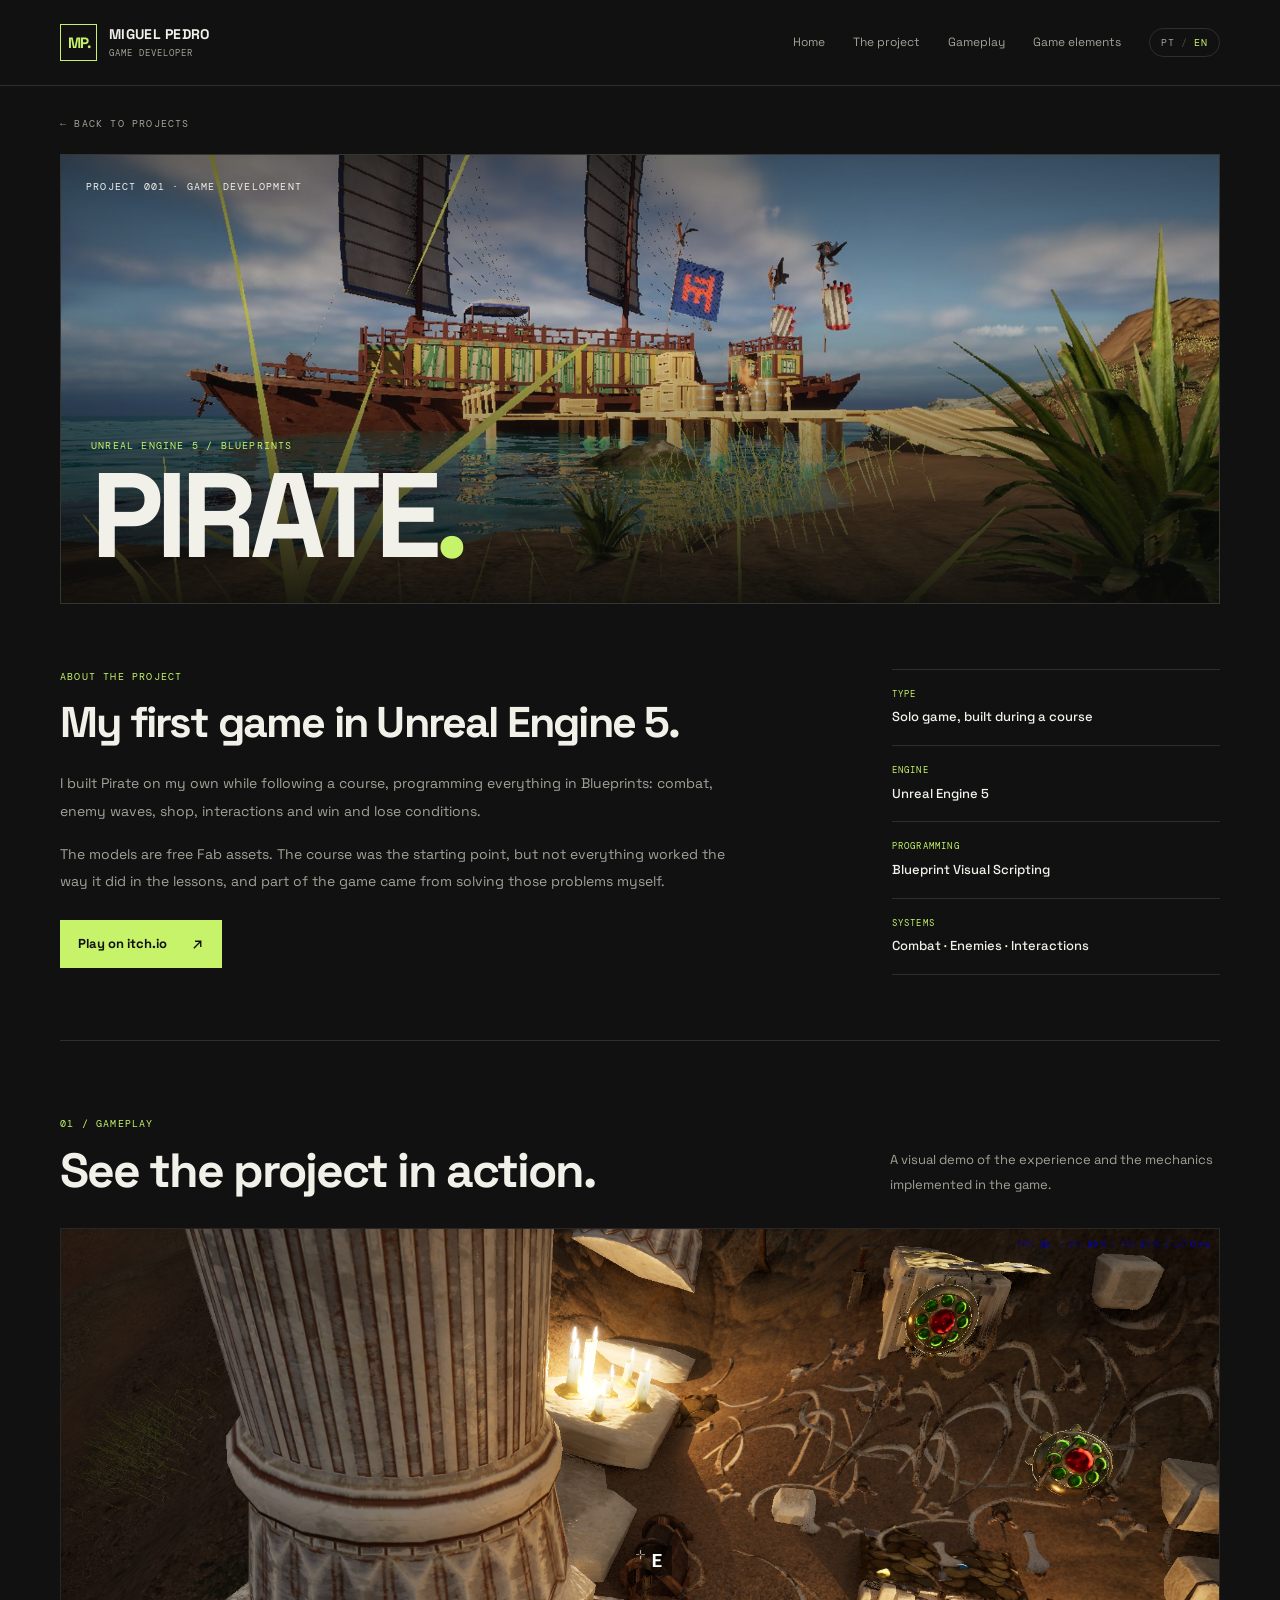
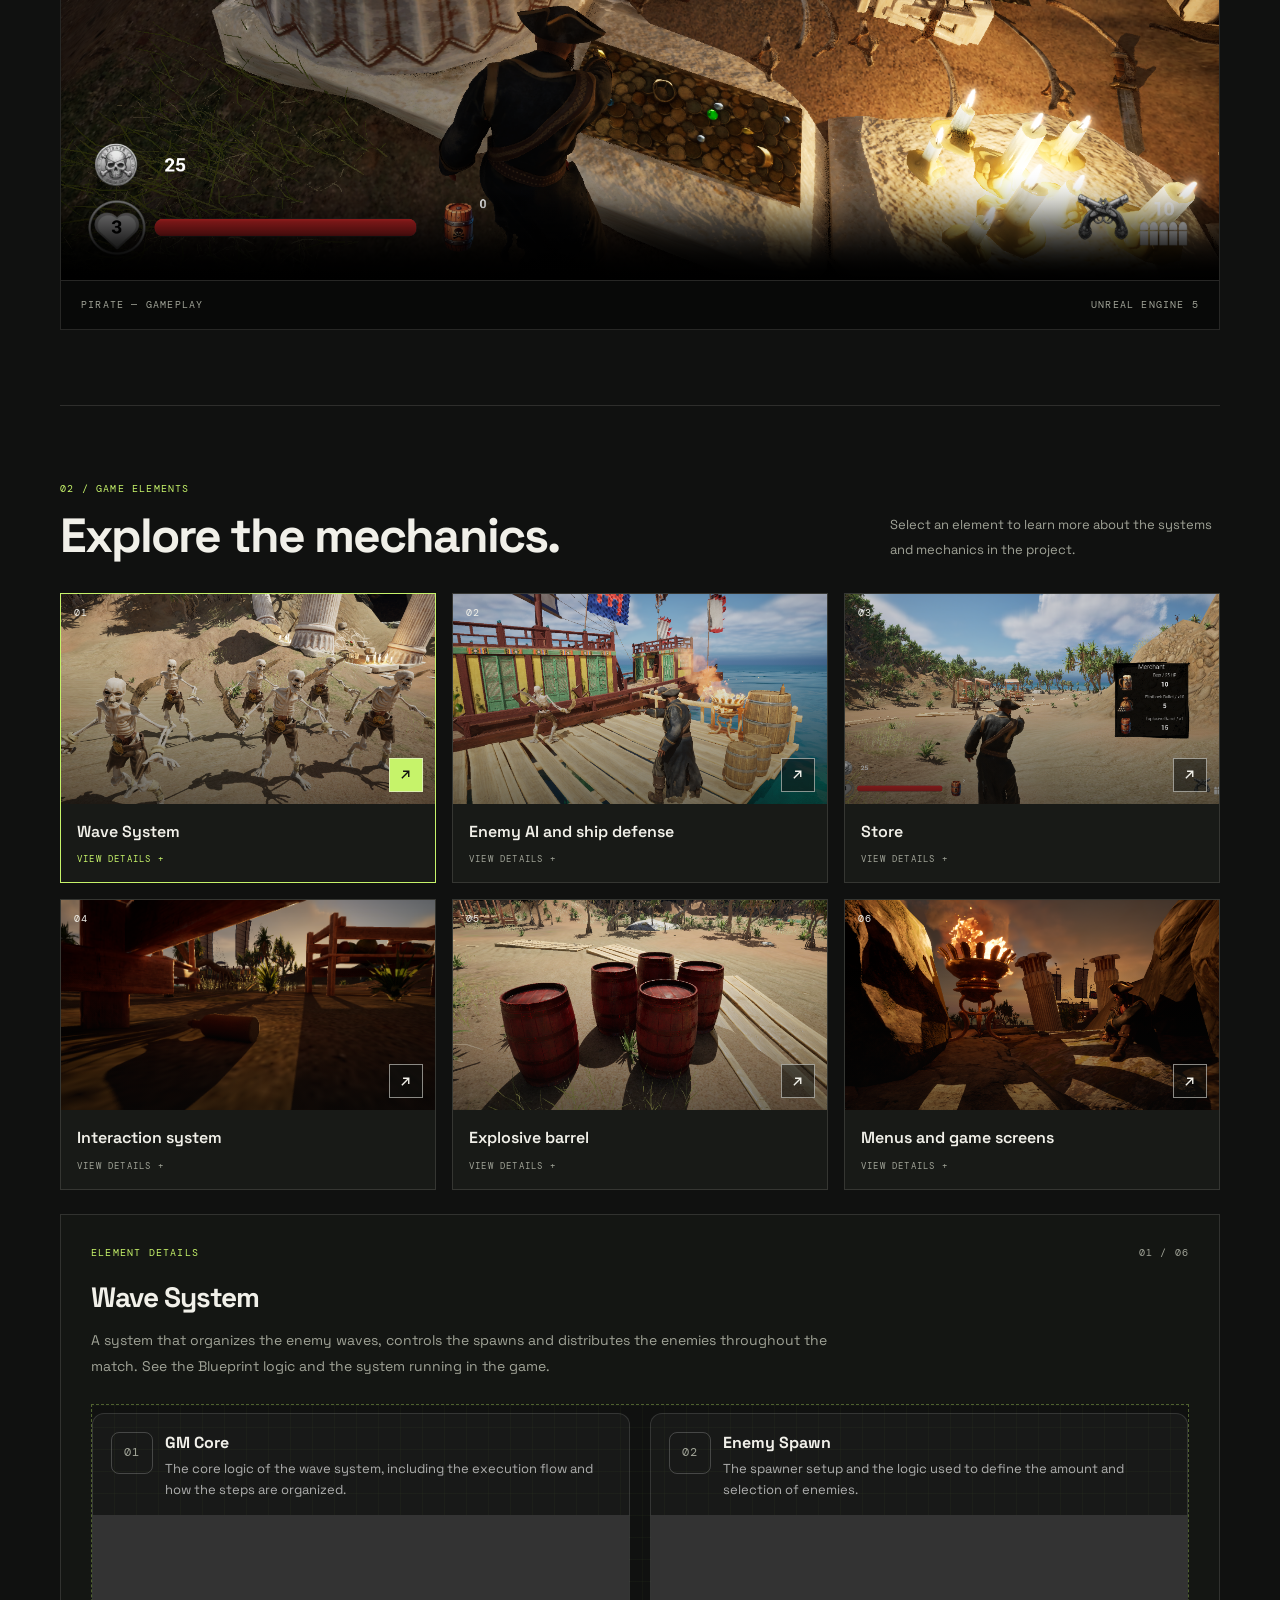
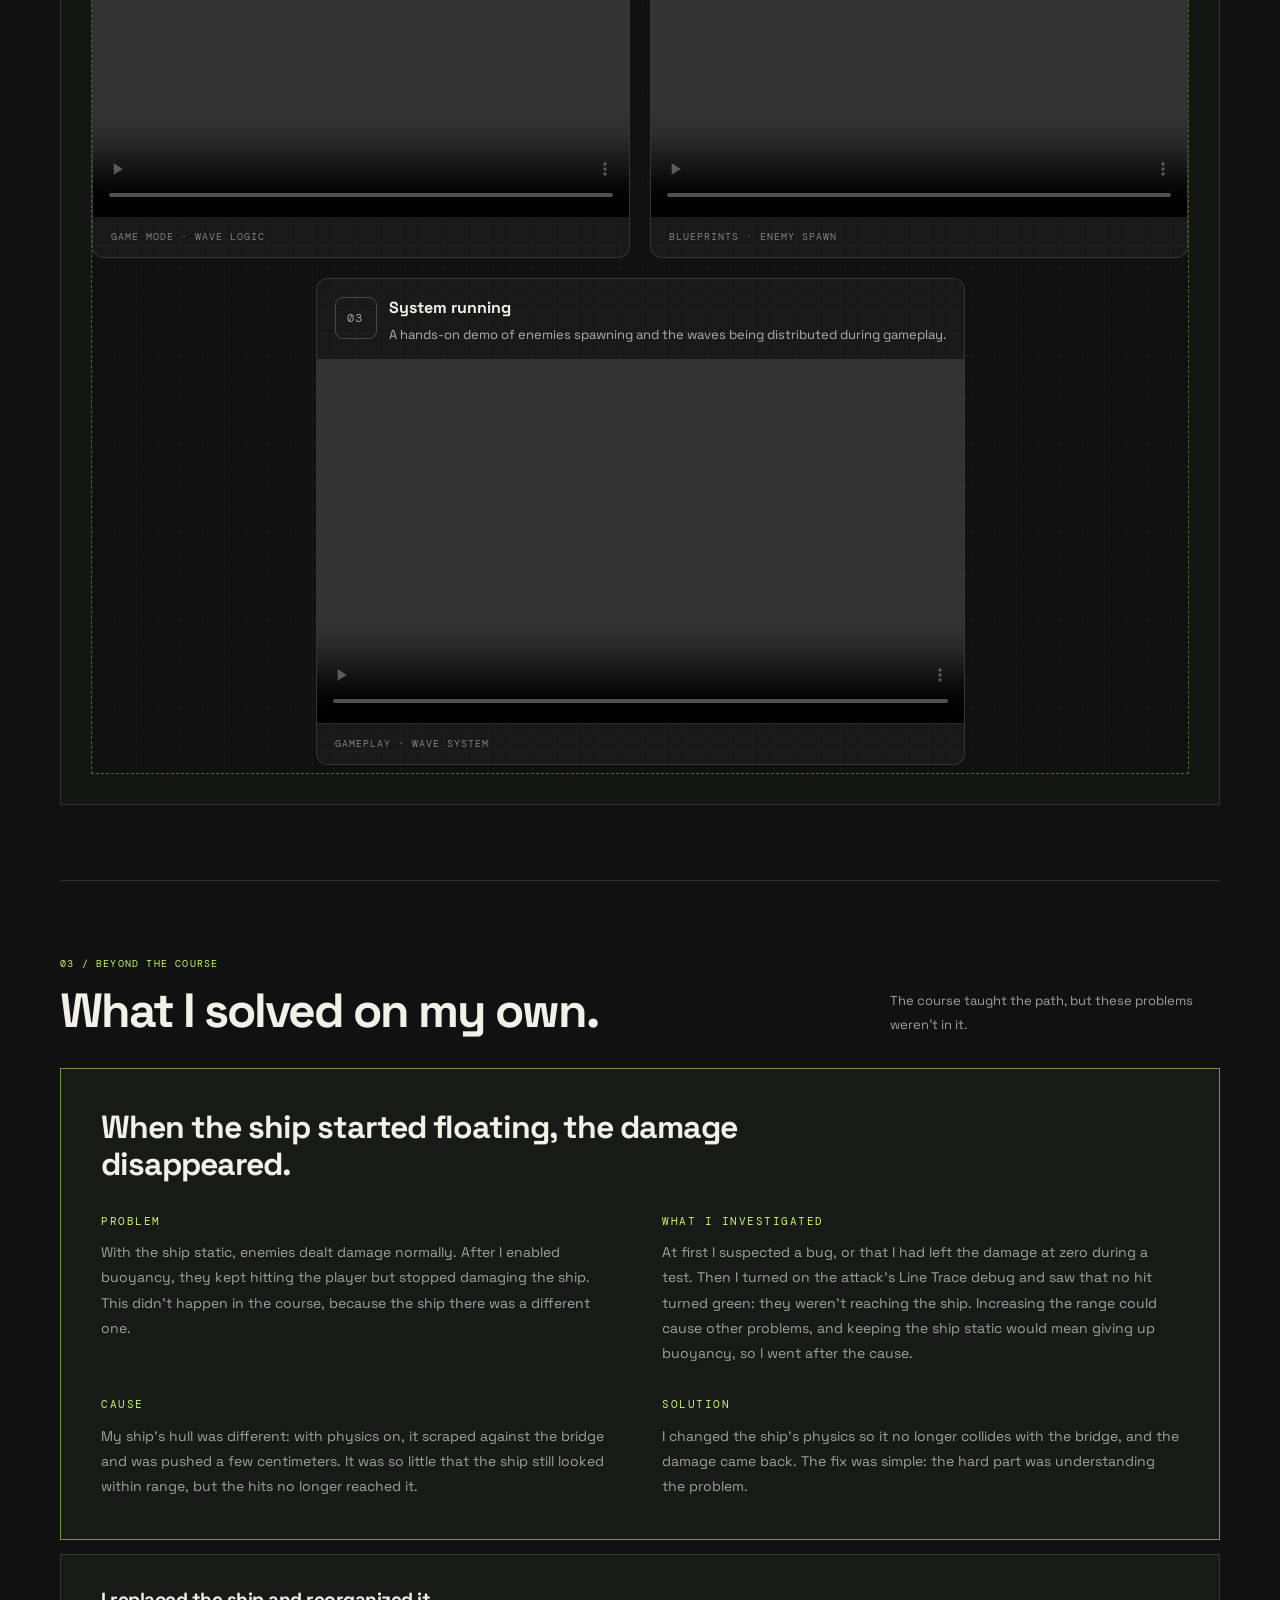
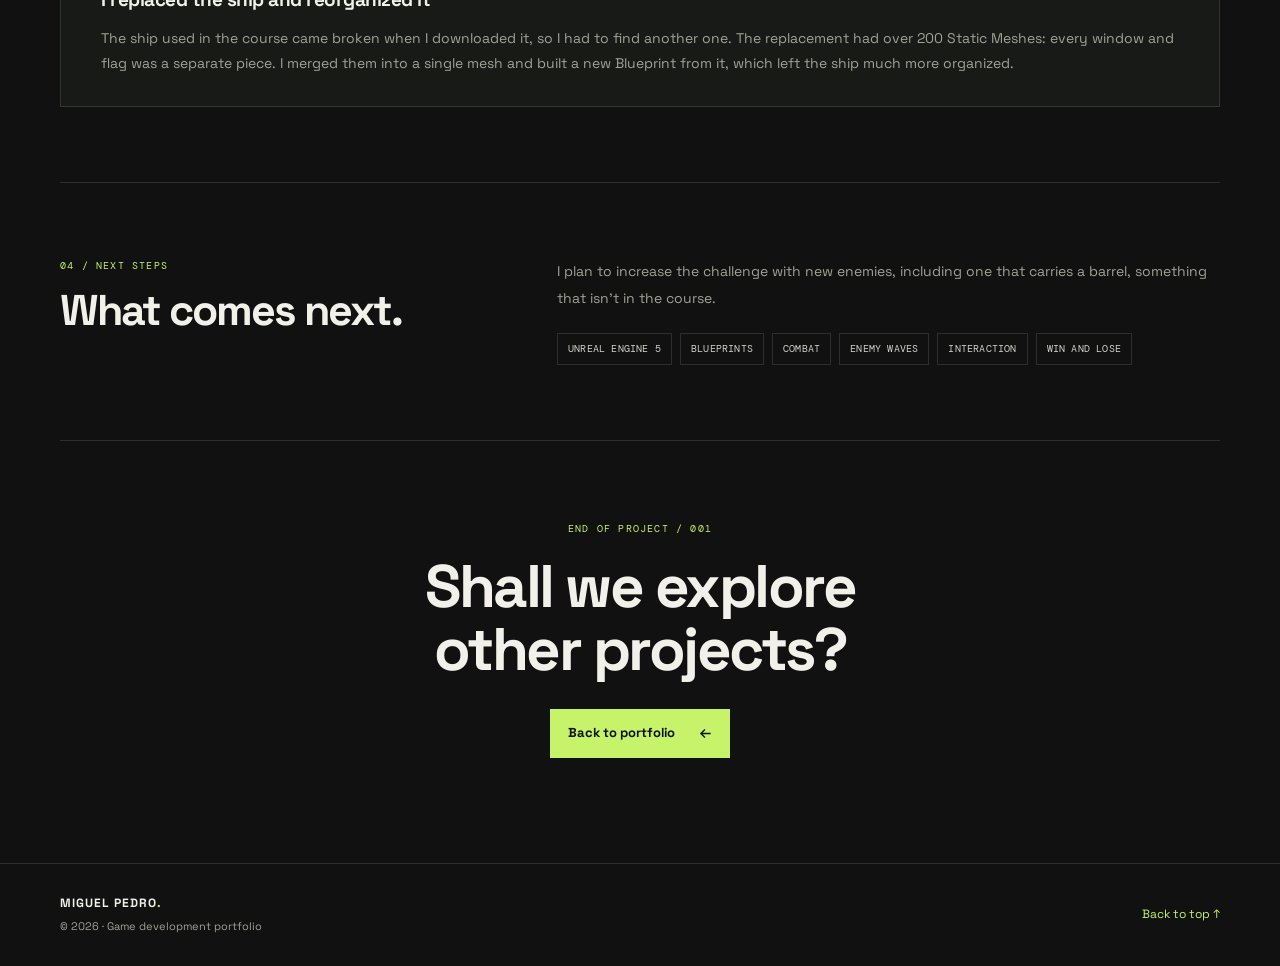
<file: pirate/pirate.html>
<!DOCTYPE html>
<html lang="pt-BR">

<head>
    <meta charset="UTF-8">
    <meta name="viewport" content="width=device-width, initial-scale=1.0">
    <meta name="theme-color" content="#101110">
    <meta name="description"
        content="Detalhes, gameplay e mecânicas do projeto Pirata, desenvolvido na Unreal Engine 5 por Miguel Pedro."
        data-en-attrs='{"content":"Details, gameplay and mechanics of the Pirate project, built with Unreal Engine 5 by Miguel Pedro."}'>

    <!-- PRÉVIA DE LINK (LinkedIn, WhatsApp, Discord, X...) -->
    <meta property="og:type" content="website">
    <meta property="og:site_name" content="Miguel Pedro">
    <meta property="og:locale" content="pt_BR">
    <meta property="og:locale:alternate" content="en_US">
    <meta property="og:url" content="https://mpcoral.github.io/pirate/pirate.html">
    <meta property="og:title" content="Pirata — Miguel Pedro">
    <meta property="og:description" content="Jogo em Unreal Engine 5: ondas de inimigos, IA, interação, loja e menus feitos em Blueprints.">
    <meta property="og:image" content="https://mpcoral.github.io/assets/og/og-pirate-v3.jpg">
    <meta property="og:image:width" content="1200">
    <meta property="og:image:height" content="630">
    <meta property="og:image:alt" content="Projeto Pirata, feito em Unreal Engine 5.">
    <meta name="twitter:card" content="summary_large_image">

    <title data-en="Pirate — Miguel Pedro">Pirata — Miguel Pedro</title>

    <link rel="icon" href="../assets/favicon.svg" type="image/svg+xml">

    <link rel="stylesheet" href="../css/global.css?v=2">
    <link rel="stylesheet" href="pirate.css?v=2">
    <link rel="stylesheet" href="../css/video-presentation.css?v=2">
</head>

<body>

    <header class="site-header">
        <div class="container header-inner">

            <a class="brand" href="../index.html" aria-label="Voltar ao portfólio"
                data-en-attrs='{"aria-label":"Back to portfolio"}'>
                <span class="brand-mark">MP.</span>

                <span class="brand-name">
                    MIGUEL PEDRO
                    <span class="brand-role">Game Developer</span>
                </span>
            </a>

            <nav class="nav" aria-label="Navegação principal" data-en-attrs='{"aria-label":"Main navigation"}'>
                <a href="../index.html" data-en="Home">Início</a>
                <a href="#overview" data-en="The project">O projeto</a>
                <a href="#gameplay">Gameplay</a>
                <a href="#gallery" data-en="Game elements">Elementos do jogo</a>

                <!-- IDIOMA (js/i18n.js) -->
                <button class="lang-toggle" type="button" data-lang-toggle>
                    <span data-lang="pt">PT</span>
                    <span class="lang-toggle-divider" aria-hidden="true">/</span>
                    <span data-lang="en">EN</span>
                </button>
            </nav>

        </div>
    </header>

    <main>

        <div class="container">

            <a class="back-link mono" href="../index.html#projects" data-en="← BACK TO PROJECTS">
                ← VOLTAR AOS PROJETOS
            </a>

            <!-- APRESENTAÇÃO DO PROJETO -->

            <section class="detail-hero" id="overview">

                <div class="detail-hero-image">

                    <!-- SLIDESHOW (componente em js/slideshow.js; cópias leves em images/slideshow) -->

                    <div class="slideshow" data-interval="6000">
                        <img class="slideshow-slide is-active"
                            src="../assets/pirate/images/slideshow/ship-beach.jpg"
                            alt="Navio do jogo Pirata ancorado na praia"
                            data-en-attrs='{"alt":"Ship from the Pirate game anchored at the beach"}'>

                        <img class="slideshow-slide"
                            src="../assets/pirate/images/slideshow/island-overview.jpg"
                            alt="Vista aérea da ilha com as ruínas do templo" aria-hidden="true"
                            data-en-attrs='{"alt":"Aerial view of the island with the temple ruins"}'>

                        <img class="slideshow-slide"
                            src="../assets/pirate/images/slideshow/fire.jpg"
                            alt="Braseiro aceso entre colunas ao entardecer" aria-hidden="true"
                            data-en-attrs='{"alt":"Lit brazier between columns at sunset"}'>

                        <img class="slideshow-slide"
                            src="../assets/pirate/images/slideshow/candles.jpg"
                            alt="Velas acesas no templo da ilha" aria-hidden="true"
                            data-en-attrs='{"alt":"Lit candles in the island temple"}'>
                    </div>

                    <div class="detail-image-gradient"></div>

                    <div class="detail-hero-label mono" data-en="PROJECT 001 · GAME DEVELOPMENT">
                        PROJETO 001 · GAME DEVELOPMENT
                    </div>

                    <div class="detail-hero-title">
                        <p class="mono">UNREAL ENGINE 5 / BLUEPRINTS</p>
                        <h1 data-en-html="PIRATE<span>.</span>">PIRATA<span>.</span></h1>
                    </div>

                </div>

                <div class="detail-intro">

                    <div class="detail-description">

                        <p class="section-label mono" data-en="ABOUT THE PROJECT">SOBRE O PROJETO</p>

                        <h2 data-en="My first game in Unreal Engine 5.">Meu primeiro jogo na Unreal Engine 5.</h2>

                        <p data-en="I built Pirate on my own while following a course, programming everything in Blueprints: combat, enemy waves, shop, interactions and win and lose conditions.">
                            Desenvolvi o Pirata sozinho, acompanhando um curso, e
                            programei tudo em Blueprints: combate, ondas de
                            inimigos, loja, interações e condições de vitória e
                            derrota.
                        </p>

                        <p data-en="The models are free Fab assets. The course was the starting point, but not everything worked the way it did in the lessons, and part of the game came from solving those problems myself.">
                            Os modelos são assets gratuitos da Fab. O curso foi o
                            ponto de partida, mas nem tudo funcionou como nas
                            aulas, e parte do jogo veio de resolver esses
                            problemas por conta própria.
                        </p>

                        <a class="button-primary detail-play" href="https://mpcoral.itch.io/pirata" target="_blank" rel="noopener"
                            data-en-html="Play on itch.io <span class='icon-arrow' aria-hidden='true'></span>">Jogar no itch.io <span class="icon-arrow" aria-hidden="true"></span></a>

                    </div>

                    <aside class="detail-facts">

                        <div>
                            <span class="mono" data-en="TYPE">TIPO</span>
                            <strong data-en="Solo game, built during a course">Jogo solo, feito durante um curso</strong>
                        </div>

                        <div>
                            <span class="mono">ENGINE</span>
                            <strong>Unreal Engine 5</strong>
                        </div>

                        <div>
                            <span class="mono" data-en="PROGRAMMING">PROGRAMAÇÃO</span>
                            <strong>Blueprint Visual Scripting</strong>
                        </div>

                        <div>
                            <span class="mono" data-en="SYSTEMS">SISTEMAS</span>
                            <strong data-en="Combat · Enemies · Interactions">Combate · Inimigos · Interações</strong>
                        </div>

                    </aside>

                </div>

            </section>

            <!-- VÍDEO DE GAMEPLAY -->

            <section class="detail-section" id="gameplay">

                <div class="section-heading">

                    <div>
                        <p class="section-label mono">01 / GAMEPLAY</p>
                        <h2 data-en="See the project in action.">Veja o projeto em ação.</h2>
                    </div>

                    <p class="section-intro"
                        data-en="A visual demo of the experience and the mechanics implemented in the game.">
                        Demonstração visual da experiência e das mecânicas
                        implementadas no jogo.
                    </p>

                </div>

                <div class="video-frame">

                    <video controls preload="metadata" playsinline
                        poster="../assets/pirate/images/character.png">
                        <source src="../assets/pirate/videos/pirate-gameplay.mp4" type="video/mp4">

                        Seu navegador não suporta a reprodução de vídeo.
                    </video>

                    <div class="video-caption">
                        <span class="mono" data-en="PIRATE — GAMEPLAY">PIRATA — GAMEPLAY</span>
                        <span class="mono">UNREAL ENGINE 5</span>
                    </div>

                </div>

            </section>

            <!-- ELEMENTOS INTERATIVOS DO JOGO -->

            <section class="detail-section" id="gallery">

                <div class="section-heading">

                    <div>
                        <p class="section-label mono" data-en="02 / GAME ELEMENTS">02 / ELEMENTOS DO JOGO</p>
                        <h2 data-en="Explore the mechanics.">Explore as mecânicas.</h2>
                    </div>

                    <p class="section-intro"
                        data-en="Select an element to learn more about the systems and mechanics in the project.">
                        Selecione um elemento para conhecer melhor os sistemas
                        e as mecânicas presentes no projeto.
                    </p>

                </div>

                <div class="elements-grid">

                    <!-- WAVE SYSTEM (vídeos configurados em pirate.js, chave "wave-system") -->

                    <button class="element-card is-active" type="button" data-system="wave-system"
                        data-title="Wave System"
                        data-description="Um sistema responsável por organizar as ondas de inimigos, controlar os spawns e distribuir os adversários durante a partida. Confira a lógica dos Blueprints e a execução do sistema no jogo."
                        data-en-attrs='{"data-title":"Wave System","data-description":"A system that organizes the enemy waves, controls the spawns and distributes the enemies throughout the match. See the Blueprint logic and the system running in the game."}'>

                        <span class="element-image">
                            <img src="../assets/pirate/images/wave-system.png" alt="Ondas de inimigos no Wave System" data-en-attrs='{"alt":"Enemy waves in the Wave System"}' loading="lazy">

                            <span class="element-number mono">01</span>
                            <span class="element-play" aria-hidden="true"><span class="icon-arrow"></span></span>
                        </span>

                        <span class="element-card-title" data-en="Wave System">Wave System</span>
                        <span class="element-card-hint mono" data-en="VIEW DETAILS +">VER DETALHES +</span>

                    </button>

                    <!-- IA E DEFESA DO NAVIO (vídeos configurados em pirate.js, chave "enemy-ai") -->

                    <button class="element-card" type="button" data-system="enemy-ai"
                        data-title="IA e defesa do navio"
                        data-description="Os inimigos escolhem um alvo, cercam o navio em posições de ataque e causam dano tanto ao navio quanto ao jogador. Se o navio for destruído, a partida é perdida. Confira a lógica da IA e o sistema em ação."
                        data-en-attrs='{"data-title":"Enemy AI and ship defense","data-description":"Enemies pick a target, surround the ship in attack positions and damage both the ship and the player. If the ship is destroyed, the match is lost. See the AI logic and the system in action."}'>

                        <span class="element-image">
                            <img src="../assets/pirate/images/enemy-ai.png" alt="Inimigos cercando o navio" data-en-attrs='{"alt":"Enemies surrounding the ship"}' loading="lazy">

                            <span class="element-number mono">02</span>
                            <span class="element-play" aria-hidden="true"><span class="icon-arrow"></span></span>
                        </span>

                        <span class="element-card-title" data-en="Enemy AI and ship defense">IA e defesa do navio</span>
                        <span class="element-card-hint mono" data-en="VIEW DETAILS +">VER DETALHES +</span>

                    </button>

                    <!-- LOJA (vídeo configurado em pirate.js, chave "store") -->

                    <button class="element-card" type="button" data-system="store"
                        data-title="Loja"
                        data-description="Uma loja aberta durante a partida que troca as moedas coletadas por vida, munição e barris explosivos. Os preços e as quantidades vêm de uma Data Table, e a compra só acontece quando o jogador tem moedas suficientes."
                        data-en-attrs='{"data-title":"Store","data-description":"A store opened during the match that trades collected coins for health, ammo and explosive barrels. Prices and quantities come from a Data Table, and a purchase only goes through when the player has enough coins."}'>

                        <span class="element-image">
                            <img src="../assets/pirate/images/store.png" alt="Loja do jogo" data-en-attrs='{"alt":"In-game store"}'
                                loading="lazy">

                            <span class="element-number mono">03</span>
                            <span class="element-play" aria-hidden="true"><span class="icon-arrow"></span></span>
                        </span>

                        <span class="element-card-title" data-en="Store">Loja</span>
                        <span class="element-card-hint mono" data-en="VIEW DETAILS +">VER DETALHES +</span>

                    </button>

                    <!-- SISTEMA DE INTERAÇÃO (vídeos configurados em pirate.js, chave "interaction") -->

                    <button class="element-card" type="button" data-system="interaction"
                        data-title="Sistema de interação"
                        data-description="Um sistema reutilizável que detecta os objetos na mira do jogador e permite interagir com eles, com um toque ou segurando o botão. Ele vai do consumo de itens até carregar o baú de ouro e entregá-lo ao navio, o que inicia a partida."
                        data-en-attrs='{"data-title":"Interaction system","data-description":"A reusable system that detects the objects the player is aiming at and lets them interact with a tap or by holding the button. It goes from consuming items to carrying the gold chest and delivering it to the ship, which starts the match."}'>

                        <span class="element-image">
                            <img src="../assets/pirate/images/bottle.png" alt="Garrafa interagível do jogo" data-en-attrs='{"alt":"Interactable bottle in the game"}' loading="lazy">

                            <span class="element-number mono">04</span>
                            <span class="element-play" aria-hidden="true"><span class="icon-arrow"></span></span>
                        </span>

                        <span class="element-card-title" data-en="Interaction system">Sistema de interação</span>
                        <span class="element-card-hint mono" data-en="VIEW DETAILS +">VER DETALHES +</span>

                    </button>

                    <!-- BARRIL EXPLOSIVO (vídeos configurados em pirate.js, chave "explosive-barrel") -->

                    <button class="element-card" type="button" data-system="explosive-barrel"
                        data-title="Barril explosivo"
                        data-description="Os barris comprados na loja podem ser posicionados no mapa mirando onde colocá-los. Ao receberem dano, explodem, causando dano em área e lançando os inimigos com força física. Confira a lógica do posicionamento e da explosão."
                        data-en-attrs='{"data-title":"Explosive barrel","data-description":"Barrels bought in the store can be placed on the map by aiming where to put them. When damaged, they explode, dealing area damage and launching enemies with physics force. See the placement and explosion logic."}'>

                        <span class="element-image">
                            <img src="../assets/pirate/images/explosive-barrel.png" alt="Barril explosivo" data-en-attrs='{"alt":"Explosive barrel"}'
                                loading="lazy">

                            <span class="element-number mono">05</span>
                            <span class="element-play" aria-hidden="true"><span class="icon-arrow"></span></span>
                        </span>

                        <span class="element-card-title" data-en="Explosive barrel">Barril explosivo</span>
                        <span class="element-card-hint mono" data-en="VIEW DETAILS +">VER DETALHES +</span>

                    </button>

                    <!-- MENU E TELAS DO JOGO (vídeo configurado em pirate.js, chave "menus") -->

                    <button class="element-card" type="button" data-system="menus"
                        data-title="Menu e telas do jogo"
                        data-description="O jogo começa em um menu com uma cena animada própria e passa por loading, pausa, configurações gráficas e as telas de vitória e derrota, todas conectadas entre si."
                        data-en-attrs='{"data-title":"Menus and game screens","data-description":"The game starts on a menu with its own animated scene and moves through loading, pause, graphics settings and the victory and defeat screens, all connected."}'>

                        <span class="element-image">
                            <img src="../assets/pirate/images/menu.png" alt="Menu principal do jogo" data-en-attrs='{"alt":"Game main menu"}'
                                loading="lazy">

                            <span class="element-number mono">06</span>
                            <span class="element-play" aria-hidden="true"><span class="icon-arrow"></span></span>
                        </span>

                        <span class="element-card-title" data-en="Menus and game screens">Menu e telas do jogo</span>
                        <span class="element-card-hint mono" data-en="VIEW DETAILS +">VER DETALHES +</span>

                    </button>

                </div>

                <!-- DESCRIÇÃO DO ELEMENTO SELECIONADO -->

                <div class="element-detail" id="element-detail" aria-live="polite">

                    <div class="element-detail-heading">

                        <span class="section-label mono" data-en="ELEMENT DETAILS">
                            DETALHES DO ELEMENTO
                        </span>

                        <span class="element-detail-index mono" id="element-detail-index">
                            01 / 06
                        </span>

                    </div>

                    <h3 id="element-detail-title">Wave System</h3>

                    <p id="element-detail-description">
                        Um sistema responsável por organizar as ondas de inimigos,
                        controlar os spawns e distribuir os adversários durante a
                        partida. Confira a lógica dos Blueprints e a execução do
                        sistema no jogo.
                    </p>

                    <div class="element-detail-media" id="element-detail-media">
                        <span class="mono">ANIMAÇÃO / GIF EM BREVE</span>
                    </div>

                </div>

            </section>

            <!-- ALÉM DO CURSO -->

            <section class="detail-section" id="beyond-course">

                <div class="section-heading">

                    <div>
                        <p class="section-label mono" data-en="03 / BEYOND THE COURSE">03 / ALÉM DO CURSO</p>
                        <h2 data-en="What I solved on my own.">O que eu resolvi por conta própria.</h2>
                    </div>

                    <p class="section-intro"
                        data-en="The course taught the path, but these problems weren't in it.">
                        O curso ensinou o caminho, mas estes problemas não
                        estavam nele.
                    </p>

                </div>

                <article class="case-study">

                    <h3 data-en="When the ship started floating, the damage disappeared.">Quando o navio começou a boiar, o dano sumiu.</h3>

                    <ol class="case-steps">

                        <li>
                            <span class="mono" data-en="PROBLEM">PROBLEMA</span>
                            <p data-en="With the ship static, enemies dealt damage normally. After I enabled buoyancy, they kept hitting the player but stopped damaging the ship. This didn't happen in the course, because the ship there was a different one.">
                                Com o navio estático, os inimigos causavam dano
                                normalmente. Depois que ativei o buoyancy, eles
                                continuaram acertando o jogador, mas pararam de
                                causar dano no navio. No curso isso não acontecia,
                                porque o navio era outro.
                            </p>
                        </li>

                        <li>
                            <span class="mono" data-en="WHAT I INVESTIGATED">O QUE INVESTIGUEI</span>
                            <p data-en="At first I suspected a bug, or that I had left the damage at zero during a test. Then I turned on the attack's Line Trace debug and saw that no hit turned green: they weren't reaching the ship. Increasing the range could cause other problems, and keeping the ship static would mean giving up buoyancy, so I went after the cause.">
                                Primeiro suspeitei de um bug ou de ter deixado o
                                dano zerado em algum teste. Depois ativei o debug
                                do Line Trace do ataque e vi que nenhum golpe ficava
                                verde: eles não estavam atingindo o navio. Aumentar
                                o alcance poderia causar outros problemas, e deixar
                                o navio estático abandonaria o buoyancy, então fui
                                atrás da causa.
                            </p>
                        </li>

                        <li>
                            <span class="mono" data-en="CAUSE">CAUSA</span>
                            <p data-en="My ship's hull was different: with physics on, it scraped against the bridge and was pushed a few centimeters. It was so little that the ship still looked within range, but the hits no longer reached it.">
                                O casco do meu navio era diferente: com a física
                                ligada, ele raspava na ponte e era empurrado alguns
                                centímetros. Era tão pouco que ele ainda parecia
                                estar ao alcance, mas os golpes já não chegavam.
                            </p>
                        </li>

                        <li>
                            <span class="mono" data-en="SOLUTION">SOLUÇÃO</span>
                            <p data-en="I changed the ship's physics so it no longer collides with the bridge, and the damage came back. The fix was simple: the hard part was understanding the problem.">
                                Alterei a física do navio para que ele não
                                colidisse mais com a ponte, e o dano voltou. A
                                correção foi simples: o difícil foi entender o
                                problema.
                            </p>
                        </li>

                    </ol>

                </article>

                <article class="case-card">
                    <h3 data-en="I replaced the ship and reorganized it">Troquei o navio e reorganizei tudo</h3>
                    <p data-en="The ship used in the course came broken when I downloaded it, so I had to find another one. The replacement had over 200 Static Meshes: every window and flag was a separate piece. I merged them into a single mesh and built a new Blueprint from it, which left the ship much more organized.">
                        O navio usado no curso veio com erro quando baixei, então
                        precisei encontrar outro. O substituto tinha mais de 200
                        Static Meshes: cada janela e bandeira era uma peça
                        separada. Fiz um merge em um único mesh e criei uma nova
                        Blueprint a partir dele, deixando o navio muito mais
                        organizado.
                    </p>
                </article>

            </section>

            <!-- PRÓXIMOS PASSOS -->

            <section class="detail-section detail-tech">

                <div>
                    <p class="section-label mono" data-en="04 / NEXT STEPS">04 / PRÓXIMOS PASSOS</p>
                    <h2 data-en="What comes next.">O que vem depois.</h2>
                </div>

                <div class="detail-tech-content">

                    <p data-en="I plan to increase the challenge with new enemies, including one that carries a barrel, something that isn't in the course.">
                        Pretendo aumentar o desafio com novos inimigos, entre
                        eles um que carrega um barril, algo que não está no
                        curso.
                    </p>

                    <div class="tags">
                        <span class="tag">UNREAL ENGINE 5</span>
                        <span class="tag">BLUEPRINTS</span>
                        <span class="tag" data-en="COMBAT">COMBATE</span>
                        <span class="tag" data-en="ENEMY WAVES">ONDAS DE INIMIGOS</span>
                        <span class="tag" data-en="INTERACTION">INTERAÇÃO</span>
                        <span class="tag" data-en="WIN AND LOSE">VITÓRIA E DERROTA</span>
                    </div>

                </div>

            </section>

            <!-- ENCERRAMENTO -->

            <div class="page-end">

                <p class="mono" data-en="END OF PROJECT / 001">FIM DO PROJETO / 001</p>

                <h2 data-en-html="Shall we explore<br>other projects?">
                    Vamos explorar<br>
                    outros projetos?
                </h2>

                <a href="../index.html#projects" class="button-primary"
                    data-en-html="Back to portfolio <span class='icon-arrow icon-arrow-back' aria-hidden='true'></span>">
                    Voltar ao portfólio <span class="icon-arrow icon-arrow-back" aria-hidden="true"></span>
                </a>

            </div>

        </div>

    </main>

    <footer class="site-footer">

        <div class="container footer-inner">

            <div>
                <p class="footer-name">MIGUEL PEDRO<span>.</span></p>
                <p class="footer-copy" data-en="© 2026 · Game development portfolio">
                    © 2026 · Portfólio de desenvolvimento de jogos
                </p>
            </div>

            <a class="footer-top" href="#overview" data-en="Back to top ↑">
                Voltar ao topo ↑
            </a>

        </div>

    </footer>

    <script src="../js/i18n.js?v=2" defer></script>
    <script src="../js/video-presentation.js?v=2" defer></script>
    <script src="../js/slideshow.js?v=2" defer></script>
    <script src="pirate.js?v=2" defer></script>


    <!-- CONTADOR DE VISITAS (GoatCounter, sem cookies) -->
    <script data-goatcounter="https://mpcoral.goatcounter.com/count" async src="//gc.zgo.at/count.js"></script>
</body>

</html>
</file>
<file: css/global.css>
/* ==========================================
   GLOBAL
   Estilos compartilhados por todas as páginas:
   cores, fontes, cabeçalho, rodapé, botões,
   títulos de seção e tags.

   O que é específico de uma página fica no CSS
   com o mesmo nome dela (index.css, pirate.css...).
   ========================================== */

@import url("https://fonts.googleapis.com/css2?family=DM+Mono:wght@400;500&family=Space+Grotesk:wght@400;500;600;700&display=swap");

/* ==========================================
   CORES E FONTES
   ========================================== */

:root {
    /* Fundos, do mais escuro ao mais claro */
    --bg-deep: #080908;
    --bg: #101110;
    --surface-alt: #141613;
    --surface: #181a17;
    --surface-light: #20231d;

    /* Textos */
    --text: #f1f0e9;
    --text-soft: #d1d3ca;
    --muted: #a0a397;

    /* Destaque */
    --accent: #c6f36a;
    --accent-hover: #d6ff87;

    /*
     * Versões transparentes do destaque, calculadas a partir
     * de --accent. Mudando --accent, todas acompanham.
     */
    --accent-faint: color-mix(in srgb, var(--accent) 3%, transparent);   /* linhas de grade */
    --accent-glow: color-mix(in srgb, var(--accent) 8%, transparent);    /* brilhos e sombras suaves */
    --accent-muted: color-mix(in srgb, var(--accent) 35%, transparent);  /* bordas tracejadas e preenchimentos */
    --accent-strong: color-mix(in srgb, var(--accent) 55%, transparent); /* bordas no hover e brilho do ponto */

    /* Bordas */
    --border: rgba(241, 240, 233, 0.13);
    --border-soft: rgba(241, 240, 233, 0.07);

    /* Fontes */
    --mono: "DM Mono", monospace;
    --sans: "Space Grotesk", sans-serif;
}

/* ==========================================
   BASE
   ========================================== */

* {
    margin: 0;
    padding: 0;
    box-sizing: border-box;
}

html {
    scroll-behavior: smooth;
    scroll-padding-top: 30px;
}

body {
    background: var(--bg);
    color: var(--text);
    font-family: var(--sans);
    line-height: 1.6;
    overflow-x: hidden;
}

a {
    color: inherit;
    text-decoration: none;
}

img,
video {
    display: block;
    max-width: 100%;
}

img {
    width: 100%;
}

button,
a {
    -webkit-tap-highlight-color: transparent;
}

::selection {
    background: var(--accent);
    color: var(--bg);
}

/* Barra de rolagem fina, escura e com o destaque do site */

html {
    scrollbar-color: var(--accent-muted) var(--bg);
}

* {
    scrollbar-width: thin;
}

/* Navegadores que ainda usam o padrão antigo (ex.: Safari) */
::-webkit-scrollbar {
    width: 8px;
    height: 8px;
}

::-webkit-scrollbar-track {
    background: var(--bg);
}

::-webkit-scrollbar-thumb {
    border: 2px solid var(--bg);
    border-radius: 8px;
    background: var(--accent-muted);
}

::-webkit-scrollbar-thumb:hover {
    background: var(--accent);
}

.container {
    width: min(1160px, calc(100% - 64px));
    margin: 0 auto;
}

/* Texto pequeno em fonte monoespaçada */
.mono {
    font-family: var(--mono);
    font-size: 10px;
    letter-spacing: 1.2px;
    text-transform: uppercase;
}

/* ==========================================
   CABEÇALHO
   ========================================== */

.site-header {
    position: relative;
    z-index: 10;
    min-height: 86px;
    border-bottom: 1px solid var(--border);
    display: flex;
    align-items: center;
    background: rgba(16, 17, 16, 0.94);
}

.header-inner {
    display: flex;
    align-items: center;
    justify-content: space-between;
    gap: 32px;
}

.brand {
    display: flex;
    align-items: center;
    gap: 12px;
    flex-shrink: 0;
}

.brand-mark {
    width: 37px;
    height: 37px;
    display: grid;
    place-items: center;
    border: 1px solid var(--accent);
    color: var(--accent);
    font-size: 15px;
    font-weight: 700;
    letter-spacing: -1px;
}

.brand-name {
    font-size: 14px;
    font-weight: 700;
    letter-spacing: 0.3px;
    line-height: 1.25;
}

.brand-role {
    display: block;
    margin-top: 4px;
    color: var(--muted);
    font-family: var(--mono);
    font-size: 9px;
    font-weight: 400;
    letter-spacing: 1px;
    text-transform: uppercase;
}

.nav {
    display: flex;
    align-items: center;
    gap: 28px;
}

.nav a {
    color: var(--muted);
    font-size: 12px;
    transition: color 0.2s ease;
}

.nav a:hover,
.nav a:focus-visible {
    color: var(--accent);
}

/* Botão de idioma (PT / EN), controlado por js/i18n.js */
.lang-toggle {
    display: inline-flex;
    align-items: center;
    gap: 6px;
    padding: 7px 11px;
    border: 1px solid var(--border);
    border-radius: 999px;
    background: transparent;
    color: var(--muted);
    font-family: var(--mono);
    font-size: 10px;
    letter-spacing: 1px;
    cursor: pointer;
    transition: border-color 0.2s ease;
}

.lang-toggle:hover {
    border-color: var(--accent-strong);
}

.lang-toggle:focus-visible {
    outline: 2px solid var(--accent);
    outline-offset: 4px;
}

.lang-toggle [data-lang] {
    transition: color 0.2s ease;
}

.lang-toggle [data-lang].is-active {
    color: var(--accent);
}

.lang-toggle-divider {
    opacity: 0.4;
}

/* ==========================================
   ÍCONES
   ========================================== */

/* Desenhados em SVG porque caracteres como ↗ e ✳ viram emoji no celular.
   Herdam a cor do texto. */
.icon-arrow,
.icon-asterisk {
    display: inline-block;
    width: 1em;
    height: 1em;
    vertical-align: -0.125em;
    background: currentColor;
    -webkit-mask: var(--icon) center / contain no-repeat;
    mask: var(--icon) center / contain no-repeat;
}

.icon-arrow {
    --icon: url("data:image/svg+xml,%3Csvg xmlns='http://www.w3.org/2000/svg' viewBox='0 0 16 16' fill='none' stroke='black' stroke-width='1.7'%3E%3Cpath d='M3.5 12.5 12 4M5 4h7v7'/%3E%3C/svg%3E");
}

/* Mesma flecha, apontando para baixo */
.icon-arrow-down {
    transform: rotate(90deg);
}

/* Mesma flecha, apontando para trás (botões de voltar) */
.icon-arrow-back {
    transform: rotate(-135deg);
}

.icon-asterisk {
    --icon: url("data:image/svg+xml,%3Csvg xmlns='http://www.w3.org/2000/svg' viewBox='0 0 16 16' fill='none' stroke='black' stroke-width='1.7'%3E%3Cpath d='M8 2v12M2 8h12M3.8 3.8l8.4 8.4M12.2 3.8l-8.4 8.4'/%3E%3C/svg%3E");
}

/* ==========================================
   BOTÕES E LINKS DE AÇÃO
   ========================================== */

/* Botão principal verde */
.button-primary {
    display: inline-flex;
    align-items: center;
    gap: 24px;
    padding: 14px 18px;
    background: var(--accent);
    color: var(--bg);
    font-size: 13px;
    font-weight: 700;
    transition: transform 0.2s, background 0.2s;
}

.button-primary:hover {
    transform: translateY(-3px);
    background: var(--accent-hover);
}

/* Link de texto discreto, ao lado de um botão */
.text-link {
    color: var(--muted);
    font-size: 13px;
    transition: color 0.2s;
}

.text-link:hover {
    color: var(--text);
}

/* Link de voltar no topo das páginas internas */
.back-link {
    display: inline-flex;
    margin: 30px 0 22px;
    color: var(--muted);
    font-size: 10px;
    transition: color 0.2s;
}

.back-link:hover {
    color: var(--accent);
}

/* Foco pelo teclado */
.nav a:focus-visible,
.button-primary:focus-visible,
.text-link:focus-visible,
.back-link:focus-visible,
.footer-top:focus-visible {
    outline: 2px solid var(--accent);
    outline-offset: 5px;
}

/* ==========================================
   SEÇÕES
   ========================================== */

.section {
    padding: 100px 0;
}

/* Seção com fundo alternado */
.section-alt {
    background: var(--surface-alt);
}

.section-heading {
    display: flex;
    align-items: flex-end;
    justify-content: space-between;
    gap: 30px;
    margin-bottom: 38px;
}

.section-label {
    color: var(--accent);
    margin-bottom: 13px;
}

.section-heading h2,
.section-title {
    font-size: clamp(34px, 4vw, 48px);
    line-height: 1.1;
    letter-spacing: -2px;
}

.section-intro {
    max-width: 330px;
    color: var(--muted);
    font-size: 13px;
    line-height: 1.9;
}

/* ==========================================
   TAGS
   ========================================== */

.tags {
    display: flex;
    flex-wrap: wrap;
    gap: 8px;
    margin-top: 23px;
}

.tag {
    padding: 7px 10px;
    border: 1px solid var(--border);
    color: var(--text-soft);
    font-family: var(--mono);
    font-size: 10px;
    letter-spacing: 0.2px;
}

/* ==========================================
   ENCERRAMENTO DAS PÁGINAS DE PROJETO
   "Fim do projeto / Vamos explorar outros projetos?"
   ========================================== */

.page-end {
    padding: 80px 0 105px;
    text-align: center;
}

.page-end > p {
    color: var(--accent);
}

.page-end h2 {
    margin: 18px 0 28px;
    font-size: clamp(36px, 6vw, 60px);
    line-height: 1.05;
    letter-spacing: -2.5px;
}

@media (max-width: 600px) {
    .page-end {
        padding-top: 60px;
    }
}

/* ==========================================
   SLIDESHOW
   Imagens trocando com fade e zoom lento.
   A troca é feita por js/slideshow.js.
   ========================================== */

/* Ocupa todo o bloco onde for colocado (que precisa ter position) */
.slideshow {
    position: absolute;
    inset: 0;
}

.slideshow-slide {
    position: absolute;
    inset: 0;
    width: 100%;
    height: 100%;
    object-fit: cover;
    opacity: 0;
    transform: scale(1);
    transition:
        opacity 1.6s ease,
        transform 8s linear;
}

/* A imagem ativa aparece e se aproxima devagar */
.slideshow-slide.is-active {
    opacity: 1;
    transform: scale(1.08);
}

@media (prefers-reduced-motion: reduce) {
    .slideshow-slide {
        transition: none;
    }

    .slideshow-slide.is-active {
        transform: none;
    }
}

/* ==========================================
   RODAPÉ
   ========================================== */

.site-footer {
    border-top: 1px solid var(--border);
    padding: 30px 0;
}

.footer-inner {
    display: flex;
    align-items: center;
    justify-content: space-between;
    gap: 20px;
}

.footer-name {
    margin-bottom: 5px;
    font-size: 12px;
    font-weight: 700;
    letter-spacing: 1px;
}

.footer-name span {
    color: var(--accent);
}

.footer-copy {
    color: var(--muted);
    font-size: 11px;
}

.footer-top {
    color: var(--accent);
    font-size: 12px;
    transition: opacity 0.2s;
}

.footer-top:hover {
    opacity: 0.75;
}

/* ==========================================
   RESPONSIVIDADE
   ========================================== */

@media (max-width: 900px) {
    .header-inner {
        gap: 22px;
    }

    .nav {
        gap: 18px;
    }
}

@media (max-width: 700px) {
    .container {
        width: calc(100% - 36px);
    }

    .site-header {
        padding: 17px 0;
    }

    .header-inner {
        flex-wrap: wrap;
        gap: 18px;
    }

    .nav {
        width: 100%;
        justify-content: flex-start;
        gap: 13px 22px;
        flex-wrap: wrap;
    }

    /* Botão de idioma sempre no alto, à direita, nos dois idiomas */
    .header-inner {
        position: relative;
    }

    .lang-toggle {
        position: absolute;
        top: 4px;
        right: 0;
    }

    .section {
        padding: 72px 0;
    }

    .section-heading {
        align-items: flex-start;
        flex-direction: column;
        gap: 15px;
        margin-bottom: 28px;
    }

    .section-heading h2,
    .section-title {
        font-size: 36px;
    }

    .section-intro {
        max-width: 430px;
    }

    .footer-inner {
        align-items: flex-start;
        flex-direction: column;
    }
}

@media (max-width: 380px) {
    .nav {
        gap: 12px 15px;
    }
}

@media (prefers-reduced-motion: reduce) {
    html {
        scroll-behavior: auto;
    }

    *,
    *::before,
    *::after {
        transition-duration: 0.01ms !important;
        animation-duration: 0.01ms !important;
        animation-iteration-count: 1 !important;
    }
}
</file>
<file: css/screen-tour.css>
/* ==========================================
   SCREEN TOUR
   Cards das telas, janela com o print e o bonequinho
   palito que atravessa os cards em zigue-zague.
   A lógica e as instruções de uso ficam em js/screen-tour.js.
   ========================================== */

.tour {
    /*
     * Usa as cores e fontes do site quando existirem.
     * Para personalizar só o tour, redefina as variáveis --st-*
     * neste seletor.
     */
    --st-accent: var(--accent, #c6f36a);
    --st-accent-muted: color-mix(in srgb, var(--st-accent) 35%, transparent);
    --st-accent-strong: color-mix(in srgb, var(--st-accent) 55%, transparent);
    --st-accent-glow: color-mix(in srgb, var(--st-accent) 8%, transparent);
    --st-border: var(--border, rgba(241, 240, 233, 0.13));
    --st-surface: var(--surface, #181a17);
    --st-text: var(--text, #f1f0e9);
    --st-text-soft: var(--text-soft, #d1d3ca);
    --st-muted: var(--muted, #a0a397);
    --st-bg-deep: var(--bg-deep, #080908);
    --st-mono: var(--mono, "DM Mono", ui-monospace, monospace);

    position: relative;
    display: grid;
    grid-template-columns: minmax(230px, 0.36fr) minmax(0, 1fr);
    gap: 48px;
    align-items: start;
}

/* ==========================================
   CARDS
   O espaço acima de cada card é o "chão" do bonequinho.
   ========================================== */

.tour-list {
    display: flex;
    flex-direction: column;
    gap: 50px;
    padding-top: 48px;
    list-style: none;
}

.tour-card {
    position: relative;
    display: flex;
    flex-direction: column;
    gap: 3px;
    width: 100%;
    padding: 14px 18px;
    border: 1px solid var(--st-border);
    background: var(--st-surface);
    color: var(--st-text);
    font: inherit;
    text-align: left;
    cursor: pointer;
    transition: border-color 0.4s ease;
}

.tour-card:hover {
    border-color: var(--st-accent-strong);
}

.tour-card:focus-visible {
    outline: 2px solid var(--st-accent);
    outline-offset: 3px;
}

/* Card atual e cards já percorridos ganham a borda verde */
.tour-card.is-active,
.tour-card.is-done {
    border-color: var(--st-accent);
}

.tour-card strong,
.tour-card small {
    position: relative;
    z-index: 1;
}

.tour-card strong {
    font-size: 14px;
    font-weight: 600;
    transition: color 0.4s ease;
}

.tour-card.is-active strong,
.tour-card.is-done strong {
    color: var(--st-accent);
}

.tour-card small {
    color: var(--st-muted);
    font-size: 11px;
}

/* Trechos do card: um por print, separados por uma linha de vidro */
.tour-card-parts {
    position: absolute;
    inset: 0;
    display: flex;
    pointer-events: none;
}

.tour-card.is-reverse .tour-card-parts {
    flex-direction: row-reverse;
}

.tour-card-parts i {
    position: relative;
    flex: 1;
    overflow: hidden;
}

.tour-card-parts i + i {
    border-left: 1px dashed var(--st-accent-muted);
}

.tour-card.is-reverse .tour-card-parts i + i {
    border-right: 1px dashed var(--st-accent-muted);
    border-left: 0;
}

/* O verde varre o trecho no sentido em que o bonequinho anda */
.tour-card-parts i::before {
    content: "";
    position: absolute;
    inset: 0;
    background: color-mix(in srgb, var(--st-accent) 11%, transparent);
    transform: scaleX(0);
    transform-origin: left;
    transition: transform 0.6s cubic-bezier(0.2, 0.7, 0.3, 1);
}

.tour-card.is-reverse .tour-card-parts i::before {
    transform-origin: right;
}

.tour-card-parts i.is-lit::before {
    transform: scaleX(1);
}

/* ==========================================
   JANELA COM O PRINT
   ========================================== */

.tour-device {
    padding: 0 8px 8px;
    border: 1px solid var(--st-border);
    border-radius: 12px;
    background: #0b0c0b;
    box-shadow:
        0 30px 70px rgba(0, 0, 0, 0.55),
        0 0 70px var(--st-accent-glow);
}

/* Textos da barra em fonte monoespaçada */
.tour-bar {
    font-family: var(--st-mono);
    letter-spacing: 1.2px;
    text-transform: uppercase;
    display: flex;
    align-items: center;
    gap: 12px;
    padding: 10px 4px;
    color: var(--st-muted);
    font-size: 9px;
}

.tour-dots {
    display: flex;
    gap: 5px;
}

/* Uma bolinha por print: enche de baixo para cima no tempo da tela */
.tour-dots i {
    position: relative;
    width: 9px;
    height: 9px;
    overflow: hidden;
    border-radius: 50%;
    background: var(--st-border);
    transition: box-shadow 0.4s ease;
}

.tour-dots b {
    position: absolute;
    inset: 0;
    background: var(--st-accent);
    transform: scaleY(0);
    transform-origin: bottom;
}

.tour-dots i.is-full b {
    transform: scaleY(1);
}

/* Enchendo: brilho fraco */
.tour-dots i.is-current {
    box-shadow: 0 0 6px var(--st-accent-strong);
}

/* Print terminado: brilho forte, uma vez */
.tour-dots i.is-flash {
    animation: tour-dot-flash 0.7s ease-out;
}

@keyframes tour-dot-flash {
    0% {
        box-shadow: 0 0 0 0 var(--st-accent);
        transform: scale(1);
    }

    30% {
        box-shadow: 0 0 12px 4px var(--st-accent);
        transform: scale(1.5);
    }

    100% {
        box-shadow: 0 0 0 0 transparent;
        transform: scale(1);
    }
}

/* Nome em uma linha só: a barra não muda de altura ao trocar de tela */
.tour-name {
    min-width: 0;
    overflow: hidden;
    text-overflow: ellipsis;
    white-space: nowrap;
}

.tour-counter {
    margin-left: auto;
    color: var(--st-accent);
}

.tour-counter:empty {
    display: none;
}

/* Etiqueta opcional, à direita da barra */
.tour-tag {
    flex-shrink: 0;
    margin-left: auto;
    padding: 2px 6px;
    border: 1px solid var(--st-border);
    border-radius: 3px;
    font-size: 8px;
    letter-spacing: 0.8px;
}

.tour-tag:empty {
    display: none;
}

.tour-tag:not(:empty) + .tour-counter {
    margin-left: 0;
}

.tour-window {
    display: block;
    width: 100%;
    aspect-ratio: 1920 / 1008;
    padding: 0;
    overflow: hidden;
    border: 0;
    border-radius: 6px;
    background: var(--st-bg-deep);
    cursor: zoom-in;
}

.tour-window:focus-visible {
    outline: 2px solid var(--st-accent);
    outline-offset: 3px;
}

.tour-image {
    display: block;
    width: 100%;
    height: 100%;
    object-fit: cover;
    object-position: top;
}

/* Destaques da tela atual */
.tour-points {
    display: grid;
    gap: 8px;
    margin-top: 20px;
    list-style: none;
}

.tour-points li {
    position: relative;
    padding-left: 22px;
    color: var(--st-muted);
    font-size: 13px;
    line-height: 1.7;
    animation: tour-point-in 0.45s ease both;
}

/* Asterisco em SVG: o caractere ✳ vira emoji no celular */
.tour-points li::before {
    --st-asterisk: url("data:image/svg+xml,%3Csvg xmlns='http://www.w3.org/2000/svg' viewBox='0 0 16 16' fill='none' stroke='black' stroke-width='1.7'%3E%3Cpath d='M8 2v12M2 8h12M3.8 3.8l8.4 8.4M12.2 3.8l-8.4 8.4'/%3E%3C/svg%3E");

    content: "";
    position: absolute;
    top: 0.45em;
    left: 0;
    width: 12px;
    height: 12px;
    background: var(--st-accent);
    -webkit-mask: var(--st-asterisk) center / contain no-repeat;
    mask: var(--st-asterisk) center / contain no-repeat;
}

@keyframes tour-point-in {
    from {
        opacity: 0;
        transform: translateX(-8px);
    }

    to {
        opacity: 1;
        transform: translateX(0);
    }
}

/* ==========================================
   BONEQUINHO PALITO
   Articulado em ombro, cotovelo, quadril e joelho.
   Ângulos negativos levam o membro para a frente
   (o desenho olha para a direita; à esquerda, é espelhado).
   ========================================== */

.stickman {
    position: absolute;
    top: 0;
    left: 0;
    z-index: 3;
    width: 30px;
    height: 44px;
    opacity: 0;
    pointer-events: none;
}

.stickman.is-visible {
    opacity: 1;
}

.stickman svg {
    display: block;
    width: 100%;
    height: 100%;
    overflow: visible;
    transform-origin: bottom center;
}

.stickman svg * {
    transform-box: view-box;
}

.stickman line,
.stickman circle {
    fill: none;
    stroke: var(--st-accent);
    stroke-width: 2.2;
    stroke-linecap: round;
}

/* Virado para a esquerda: espelha o desenho */
.stickman-figure {
    transform-origin: 15px 22px;
    transition: transform 0.2s ease;
}

.stickman.is-facing-left .stickman-figure {
    transform: scaleX(-1);
}

/* Articulações */

.stickman-rig {
    transform-origin: 15px 43px;
    transition: transform 0.25s ease;
}

.stickman-upper {
    transform-origin: 15px 25px;
    transition: transform 0.25s ease;
}

.stickman-arm {
    transform-origin: 15px 13px;
    transition: transform 0.2s ease;
}

.stickman-forearm {
    transform-origin: 15px 19.5px;
    transition: transform 0.2s ease;
}

.stickman-leg {
    transform-origin: 15px 25px;
    transition: transform 0.2s ease;
}

.stickman-shin {
    transform-origin: 15px 34px;
    transition: transform 0.2s ease;
}

/* Pose parada: pés afastados, braços soltos, respirando */

.stickman-leg.is-left {
    transform: rotate(9deg);
}

.stickman-leg.is-right {
    transform: rotate(-9deg);
}

.stickman-arm.is-left {
    transform: rotate(14deg);
}

.stickman-arm.is-right {
    transform: rotate(-14deg);
}

.stickman-forearm {
    transform: rotate(-8deg);
}

.stickman:not(.is-walking):not(.is-jumping):not(.is-falling):not(.is-sitting) .stickman-rig {
    animation: stickman-breathe 2.4s ease-in-out infinite;
}

@keyframes stickman-breathe {
    50% {
        transform: translateY(0.7px);
    }
}

/* ------------------------------------------
   CAMINHADA
   Ciclo completo em 0,72 s. A perna direita e o braço
   esquerdo seguem o mesmo ciclo, meio passo depois.
   ------------------------------------------ */

.stickman.is-walking .stickman-leg,
.stickman.is-walking .stickman-shin,
.stickman.is-walking .stickman-arm,
.stickman.is-walking .stickman-forearm {
    transition: none;
    animation-duration: 0.72s;
    animation-timing-function: linear;
    animation-iteration-count: infinite;
}

.stickman.is-walking .stickman-leg {
    animation-name: stickman-thigh;
}

.stickman.is-walking .stickman-shin {
    animation-name: stickman-shin;
}

.stickman.is-walking .stickman-arm {
    animation-name: stickman-arm;
}

.stickman.is-walking .stickman-forearm {
    animation-name: stickman-forearm;
}

.stickman.is-walking .stickman-leg.is-right,
.stickman.is-walking .stickman-leg.is-right .stickman-shin,
.stickman.is-walking .stickman-arm.is-left,
.stickman.is-walking .stickman-arm.is-left .stickman-forearm {
    animation-delay: -0.36s;
}

/* Coxa: pisa na frente, empurra para trás, volta passando por baixo */
@keyframes stickman-thigh {
    0%   { transform: rotate(-28deg); }
    25%  { transform: rotate(-8deg); }
    50%  { transform: rotate(22deg); }
    62%  { transform: rotate(16deg); }
    80%  { transform: rotate(-12deg); }
    100% { transform: rotate(-28deg); }
}

/* Canela: quase reta no apoio, dobra o joelho ao passar */
@keyframes stickman-shin {
    0%   { transform: rotate(2deg); }
    25%  { transform: rotate(6deg); }
    50%  { transform: rotate(16deg); }
    65%  { transform: rotate(48deg); }
    80%  { transform: rotate(40deg); }
    92%  { transform: rotate(8deg); }
    100% { transform: rotate(2deg); }
}

/* Braço: balança ao contrário da perna do mesmo lado */
@keyframes stickman-arm {
    0%   { transform: rotate(24deg); }
    50%  { transform: rotate(-26deg); }
    100% { transform: rotate(24deg); }
}

/* Antebraço: dobra mais quando o braço vai à frente */
@keyframes stickman-forearm {
    0%   { transform: rotate(-6deg); }
    50%  { transform: rotate(-38deg); }
    100% { transform: rotate(-6deg); }
}

/* O corpo sobe e desce duas vezes por ciclo e inclina para a frente */
.stickman.is-walking .stickman-rig {
    animation: stickman-bob 0.36s ease-in-out infinite alternate;
}

.stickman.is-walking .stickman-upper {
    transform: rotate(5deg);
}

@keyframes stickman-bob {
    from {
        transform: translateY(0.6px);
    }

    to {
        transform: translateY(-1.4px);
    }
}

/* ------------------------------------------
   OUTRAS POSES
   ------------------------------------------ */

/* Pulando: braços para cima, joelhos encolhidos */
.stickman.is-jumping .stickman-arm.is-left {
    transform: rotate(145deg);
}

.stickman.is-jumping .stickman-arm.is-right {
    transform: rotate(-145deg);
}

.stickman.is-jumping .stickman-forearm {
    transform: rotate(0deg);
}

.stickman.is-jumping .stickman-leg.is-left {
    transform: rotate(-45deg);
}

.stickman.is-jumping .stickman-leg.is-left .stickman-shin {
    transform: rotate(80deg);
}

.stickman.is-jumping .stickman-leg.is-right {
    transform: rotate(-12deg);
}

.stickman.is-jumping .stickman-leg.is-right .stickman-shin {
    transform: rotate(70deg);
}

/* Caindo: braços abertos, pernas soltas */
.stickman.is-falling .stickman-arm.is-left {
    transform: rotate(115deg);
}

.stickman.is-falling .stickman-arm.is-right {
    transform: rotate(-115deg);
}

.stickman.is-falling .stickman-arm.is-left .stickman-forearm {
    transform: rotate(25deg);
}

.stickman.is-falling .stickman-arm.is-right .stickman-forearm {
    transform: rotate(-25deg);
}

.stickman.is-falling .stickman-leg.is-left {
    transform: rotate(14deg);
}

.stickman.is-falling .stickman-leg.is-right {
    transform: rotate(-20deg);
}

.stickman.is-falling .stickman-shin {
    transform: rotate(22deg);
}

/* Chute no vidro: perna da frente esticada, corpo para trás */
.stickman.is-kicking .stickman-leg.is-right {
    transform: rotate(-88deg);
}

.stickman.is-kicking .stickman-leg.is-right .stickman-shin {
    transform: rotate(-4deg);
}

.stickman.is-kicking .stickman-leg.is-left {
    transform: rotate(8deg);
}

.stickman.is-kicking .stickman-upper {
    transform: rotate(-10deg);
}

.stickman.is-kicking .stickman-arm.is-left {
    transform: rotate(-40deg);
}

.stickman.is-kicking .stickman-arm.is-right {
    transform: rotate(55deg);
}

/* Comemorando: braços para cima e pulinhos */
.stickman.is-cheering .stickman-arm.is-left {
    transform: rotate(140deg);
}

.stickman.is-cheering .stickman-arm.is-right {
    transform: rotate(-140deg);
}

.stickman.is-cheering .stickman-arm.is-left .stickman-forearm {
    transform: rotate(-25deg);
}

.stickman.is-cheering .stickman-arm.is-right .stickman-forearm {
    transform: rotate(25deg);
}

.stickman.is-cheering svg {
    animation: stickman-hop 0.3s ease-in-out infinite alternate;
}

@keyframes stickman-hop {
    to {
        transform: translateY(-6px);
    }
}

/* Fincando a bandeira: o braço desce com força */
.stickman.is-planting .stickman-arm.is-right {
    animation: stickman-hammer 0.38s ease-in;
}

@keyframes stickman-hammer {
    from {
        transform: rotate(-170deg);
    }

    to {
        transform: rotate(-30deg);
    }
}

/* ------------------------------------------
   PAUSADO: SENTADO DE FRENTE
   O quadril fica na borda do card e as pernas
   ficam penduradas para dentro dele.
   ------------------------------------------ */

.stickman.is-sitting .stickman-figure {
    transform: none;
}

.stickman.is-sitting .stickman-rig {
    animation: none;
    transform: translateY(18px);
}

.stickman.is-sitting .stickman-upper {
    transform: none;
}

.stickman.is-sitting .stickman-leg,
.stickman.is-sitting .stickman-arm,
.stickman.is-sitting .stickman-forearm {
    animation: none;
}

.stickman.is-sitting .stickman-leg.is-left {
    transform: rotate(7deg);
}

.stickman.is-sitting .stickman-leg.is-right {
    transform: rotate(-7deg);
}

/* Pernas balançando: a canela vai e volta na direção de quem olha */
.stickman.is-sitting .stickman-shin {
    animation: stickman-dangle 1.3s ease-in-out infinite alternate;
}

.stickman.is-sitting .stickman-leg.is-right .stickman-shin {
    animation-delay: -0.65s;
}

@keyframes stickman-dangle {
    from {
        transform: scaleY(1);
    }

    to {
        transform: scaleY(0.62);
    }
}

/* Braços abertos, com as mãos apoiadas no card */
.stickman.is-sitting .stickman-arm.is-left {
    transform: rotate(40deg);
}

.stickman.is-sitting .stickman-arm.is-right {
    transform: rotate(-40deg);
}

.stickman.is-sitting .stickman-forearm {
    transform: rotate(0deg);
}

/* ------------------------------------------
   GRACINHAS (sentado há algum tempo)
   O screen-tour.js alterna entre elas.
   ------------------------------------------ */

/* Tchauzinho com uma mão */
.stickman.is-sitting.is-trick-wave .stickman-arm.is-right {
    transform: rotate(-125deg);
}

.stickman.is-sitting.is-trick-wave .stickman-arm.is-right .stickman-forearm {
    animation: stickman-wave 0.28s ease-in-out infinite alternate;
}

@keyframes stickman-wave {
    from {
        transform: rotate(-35deg);
    }

    to {
        transform: rotate(30deg);
    }
}

/* Mostrando o muque: ombros um pouco mais baixos (para os braços
   não colarem na cabeça), braços abertos em diagonal, antebraços
   para cima e um músculo estufando em cada braço */
.stickman.is-sitting.is-trick-flex .stickman-arm.is-left {
    transform: translateY(3px) rotate(65deg);
}

.stickman.is-sitting.is-trick-flex .stickman-arm.is-right {
    transform: translateY(3px) rotate(-65deg);
}

.stickman.is-sitting.is-trick-flex .stickman-arm.is-left .stickman-forearm {
    transform: rotate(95deg);
}

.stickman.is-sitting.is-trick-flex .stickman-arm.is-right .stickman-forearm {
    transform: rotate(-95deg);
}

/* Tremidinha de esforço */
.stickman.is-sitting.is-trick-flex .stickman-upper {
    animation: stickman-strain 0.09s linear 0.5s infinite alternate;
}

@keyframes stickman-strain {
    from {
        transform: translateX(-0.25px);
    }

    to {
        transform: translateX(0.25px);
    }
}

/* Músculo: uma curvinha sobre o braço, que estufa em dois tempos */
.stickman .stickman-bicep {
    fill: var(--st-accent);
    stroke: var(--st-accent);
    stroke-width: 1.4;
    stroke-linejoin: round;
    transform: scaleX(0);
    transform-origin: 15px 16.5px;
}

.stickman.is-sitting.is-trick-flex .stickman-bicep {
    animation: stickman-bicep 1.4s ease-out 0.3s both;
}

@keyframes stickman-bicep {
    0%   { transform: scaleX(0); }
    30%  { transform: scaleX(0.9); }
    45%  { transform: scaleX(0.6); }
    70%  { transform: scaleX(1.35); }
    100% { transform: scaleX(1.2); }
}

/* Tchau com os dois braços no alto */
.stickman.is-sitting.is-trick-double .stickman-arm.is-left {
    transform: rotate(125deg);
}

.stickman.is-sitting.is-trick-double .stickman-arm.is-right {
    transform: rotate(-125deg);
}

.stickman.is-sitting.is-trick-double .stickman-forearm {
    animation: stickman-wave 0.28s ease-in-out infinite alternate;
}

.stickman.is-sitting.is-trick-double .stickman-arm.is-left .stickman-forearm {
    animation-direction: alternate-reverse;
}

/* Fora da tela, as animações em loop param */
.tour.is-offscreen .stickman *,
.stickman-perch.is-offscreen .stickman * {
    animation-play-state: paused;
}

/* Bonequinho sentado na borda de um elemento, sem o tour
   (data-stickman-perch, em js/screen-tour.js) */
.stickman-perch {
    --st-accent: var(--accent, #c6f36a);

    position: absolute;
    top: -43px;
    right: 48px;
    z-index: 3;
    width: 30px;
    height: 44px;
    pointer-events: none;
}

/* ==========================================
   BANDEIRINHAS
   ========================================== */

.tour-flag {
    position: absolute;
    top: 0;
    left: 0;
    z-index: 2;
    width: 22px;
    height: 34px;
    pointer-events: none;
}

.tour-flag svg {
    display: block;
    width: 100%;
    height: 100%;
}

.flag-pole {
    stroke: var(--st-text-soft);
    stroke-width: 1.6;
    stroke-linecap: round;
}

.flag-cloth {
    fill: var(--st-accent);
    transform-box: fill-box;
    transform-origin: left center;
    animation: flag-wave 1.6s ease-in-out infinite;
}

@keyframes flag-wave {
    50% {
        transform: skewY(-8deg) scaleX(0.9);
    }
}

/* ==========================================
   VIDRO
   Fica em pé no card, entre dois prints da mesma tela.
   ========================================== */

.tour-glass {
    position: absolute;
    top: 0;
    left: 0;
    z-index: 2;
    width: 14px;
    height: 48px;
    pointer-events: none;
    animation: glass-in 0.4s ease both;
}

/* Só a opacidade: o transform guarda a posição do vidro */
@keyframes glass-in {
    from {
        opacity: 0;
    }
}

.tour-glass svg {
    display: block;
    width: 100%;
    height: 100%;
    overflow: visible;
}

.glass-pane rect {
    fill: color-mix(in srgb, var(--st-accent) 10%, transparent);
    stroke: var(--st-accent-muted);
    stroke-width: 0.8;
}

.glass-shine {
    stroke: rgba(255, 255, 255, 0.45);
    stroke-width: 0.8;
    stroke-linecap: round;
}

/* Rachaduras: desenhadas do centro para fora ao serem reveladas */
.glass-cracks path {
    fill: none;
    stroke: var(--st-accent);
    stroke-width: 0.7;
    stroke-linecap: round;
    stroke-linejoin: round;
    stroke-dasharray: 1;
    stroke-dashoffset: 1;
}

/* Cacos: escondidos até o vidro estourar */
.glass-shards polygon {
    fill: color-mix(in srgb, var(--st-accent) 28%, transparent);
    stroke: var(--st-accent);
    stroke-width: 0.7;
    transform-box: fill-box;
    transform-origin: center;
    opacity: 0;
}

/* Rachado: o vidro treme */
.tour-glass.is-cracked svg {
    animation: glass-shake 0.18s linear 2;
}

@keyframes glass-shake {
    25% {
        transform: translateX(-1px);
    }

    75% {
        transform: translateX(1px);
    }
}

.tour-glass.is-shattered .glass-pane,
.tour-glass.is-shattered .glass-cracks {
    display: none;
}

.tour-glass.is-shattered .glass-shards polygon {
    opacity: 1;
}

/* ==========================================
   IMAGEM AMPLIADA
   ========================================== */

.tour-lightbox {
    max-width: none;
    max-height: none;
    width: 100%;
    height: 100%;
    padding: 28px;
    border: 0;
    background: transparent;
}

.tour-lightbox[open] {
    display: grid;
    place-items: center;
}

.tour-lightbox::backdrop {
    background: rgba(3, 5, 4, 0.92);
    backdrop-filter: blur(8px);
}

.tour-lightbox-scroll {
    max-width: 100%;
    max-height: calc(100vh - 56px);
    overflow: auto;
    border: 1px solid var(--st-border);
    animation: tour-lightbox-in 0.35s ease;
}

.tour-lightbox-scroll img {
    display: block;
    width: auto;
    max-width: 100%;
    max-height: calc(100vh - 58px);
}

@keyframes tour-lightbox-in {
    from {
        opacity: 0;
        transform: scale(0.96);
    }

    to {
        opacity: 1;
        transform: scale(1);
    }
}

.tour-lightbox-close {
    position: fixed;
    top: 18px;
    right: 18px;
    width: 40px;
    height: 40px;
    border: 1px solid var(--st-border);
    border-radius: 50%;
    background: rgba(255, 255, 255, 0.05);
    color: var(--st-text);
    font-size: 22px;
    cursor: pointer;
    transition: transform 0.3s ease, border-color 0.2s ease;
}

.tour-lightbox-close:hover {
    border-color: var(--st-accent);
    transform: rotate(90deg);
}

/* ==========================================
   RESPONSIVIDADE
   Até 900 px, os cards viram uma trilha numerada acima do
   print, para o bonequinho e a tela caberem juntos.
   O mesmo limite está em js/screen-tour.js (trackLayout).
   ========================================== */

@media (max-width: 900px) {
    .tour {
        grid-template-columns: 1fr;
        gap: 14px;
    }

    .tour-list {
        flex-direction: row;
        gap: 3px;
        padding: 48px 10px 0;
        counter-reset: tour-card;
    }

    .tour-list li {
        flex: calc(var(--parts) + 0.6) 1 0;
        min-width: 0;
    }

    .tour-card {
        align-items: flex-start;
        justify-content: center;
        height: 30px;
        padding: 0 0 0 10px;
        counter-increment: tour-card;
    }

    /* O número substitui o texto, que fica só para leitores de tela.
       O nome da tela aparece na barra da janela. */
    .tour-card::after {
        content: counter(tour-card);
        position: relative;
        z-index: 1;
        color: var(--st-muted);
        font-family: var(--st-mono);
        font-size: 11px;
        transition: color 0.4s ease;
    }

    .tour-card.is-active::after,
    .tour-card.is-done::after {
        color: var(--st-accent);
    }

    .tour-card strong,
    .tour-card small {
        position: absolute;
        width: 1px;
        height: 1px;
        overflow: hidden;
        clip-path: inset(50%);
        white-space: nowrap;
    }
}

@media (max-width: 600px) {
    .tour-device {
        padding: 0 5px 5px;
        border-radius: 9px;
    }

    .tour-lightbox {
        padding: 12px;
    }

    .tour-lightbox-scroll,
    .tour-lightbox-scroll img {
        max-height: calc(100vh - 24px);
    }
}

@media (prefers-reduced-motion: reduce) {
    .stickman *,
    .flag-cloth,
    .tour-dots i,
    .tour-glass,
    .tour-points li,
    .tour-lightbox-scroll {
        animation: none !important;
        transition: none !important;
    }
}
</file>
<file: index.css>
/* ==========================================
   PÁGINA INICIAL (index.html)
   Os estilos compartilhados ficam em css/global.css.
   ========================================== */

/* ==========================================
   HERO
   ========================================== */

.hero {
    position: relative;
    padding: 95px 0 100px;
    overflow: hidden;
}

/* Brilho verde no canto superior direito */
.hero::before {
    content: "";
    position: absolute;
    width: 650px;
    height: 650px;
    top: -220px;
    right: -280px;
    border-radius: 50%;
    background: radial-gradient(
        circle,
        var(--accent-glow) 0%,
        transparent 70%
    );
    pointer-events: none;
}

.hero-grid {
    position: relative;
    display: grid;
    grid-template-columns: 0.9fr 1.1fr;
    align-items: center;
    gap: 65px;
}

.eyebrow {
    display: flex;
    align-items: center;
    gap: 11px;
    color: var(--accent);
    margin-bottom: 28px;
}

.status-dot {
    width: 7px;
    height: 7px;
    border-radius: 50%;
    background: var(--accent);
    box-shadow: 0 0 12px var(--accent-strong);
    flex-shrink: 0;
}

.hero h1 {
    max-width: 650px;
    font-size: clamp(48px, 6.2vw, 78px);
    line-height: 0.99;
    letter-spacing: -5px;
    font-weight: 600;
}

.highlight {
    color: var(--accent);
}

.hero-description {
    max-width: 425px;
    margin-top: 28px;
    color: var(--muted);
    font-size: 15px;
    line-height: 1.9;
}

.hero-actions {
    display: flex;
    align-items: center;
    flex-wrap: wrap;
    gap: 24px;
    margin-top: 35px;
}

/* Card do projeto em destaque, com vídeo em loop */

.hero-art {
    position: relative;
    display: block;
    min-height: 440px;
    overflow: hidden;
    border: 1px solid var(--border);
    background: var(--surface);
    isolation: isolate;
}

.hero-loop-video {
    position: absolute;
    inset: 0;
    width: 100%;
    height: 100%;
    object-fit: cover;
    object-position: center;
    z-index: -2;
}

.hero-art-overlay {
    position: absolute;
    inset: 0;
    background: linear-gradient(
        180deg,
        rgba(12, 14, 11, 0.55) 0%,
        transparent 30%,
        rgba(12, 14, 11, 0.12) 48%,
        rgba(12, 14, 11, 0.92) 100%
    );
    pointer-events: none;
}

.hero-art-top {
    position: absolute;
    top: 20px;
    left: 20px;
    right: 20px;
    display: flex;
    justify-content: space-between;
    gap: 12px;
    color: var(--text);
}

.hero-art-bottom {
    position: absolute;
    left: 27px;
    right: 27px;
    bottom: 27px;
}

.hero-art-bottom > .mono {
    color: var(--accent);
}

.hero-art-title {
    display: block;
    margin-top: 7px;
    font-size: clamp(48px, 7vw, 82px);
    font-weight: 700;
    letter-spacing: -5px;
    line-height: 1;
}

.hero-art-title span {
    color: var(--accent);
}

.hero-art-caption {
    display: block;
    margin-top: 12px;
    color: rgba(241, 240, 233, 0.78);
    font-size: 12px;
}

.hero-art-cta {
    display: inline-block;
    margin-top: 16px;
    color: var(--accent);
    font-family: var(--mono);
    font-size: 10px;
    letter-spacing: 1px;
    text-transform: uppercase;
}

@media (max-width: 900px) {
    .hero-grid {
        grid-template-columns: 1fr 1fr;
        gap: 32px;
    }

    .hero-art {
        min-height: 380px;
    }
}

@media (max-width: 700px) {
    .hero {
        padding: 65px 0 70px;
    }

    .hero-grid {
        grid-template-columns: 1fr;
        gap: 38px;
    }

    .hero h1 {
        font-size: clamp(45px, 11vw, 66px);
        letter-spacing: -3px;
    }

    .hero-description {
        font-size: 14px;
    }

    .hero-art {
        min-height: 390px;
    }

    .hero-art-title {
        font-size: 65px;
    }
}

@media (max-width: 380px) {
    .hero-art {
        min-height: 320px;
    }

    .hero-art-top {
        left: 13px;
        right: 13px;
        font-size: 8px;
    }

    .hero-art-bottom {
        left: 18px;
        right: 18px;
        bottom: 18px;
    }

    .hero-art-title {
        font-size: 54px;
    }
}

/* ==========================================
   FAIXA TÉCNICA
   ========================================== */

.tech-strip {
    border-top: 1px solid var(--border);
    border-bottom: 1px solid var(--border);
}

.tech-inner {
    min-height: 78px;
    display: flex;
    align-items: center;
    justify-content: space-between;
    gap: 25px;
    flex-wrap: wrap;
}

.tech-label {
    color: var(--muted);
}

.tech-item {
    color: var(--text);
    font-size: 12px;
}

.tech-item span {
    color: var(--accent);
    margin-right: 8px;
}

@media (max-width: 700px) {
    .tech-inner {
        justify-content: flex-start;
        padding: 20px 0;
        gap: 15px 24px;
    }

    .tech-label {
        width: 100%;
    }
}

/* ==========================================
   PROJETOS
   ========================================== */

.projects-grid {
    display: grid;
    grid-template-columns: repeat(2, minmax(0, 1fr));
    gap: 22px;
}

.tile-wrap {
    position: relative;
    min-width: 0;
}

.tile-wrap .project-tile {
    height: 100%;
}

/* Botão Jogar, no canto inferior direito do card */
.tile-play {
    position: absolute;
    right: 24px;
    bottom: 24px;
    gap: 12px;
    padding: 9px 13px;
    background: var(--surface);
    font-size: 12px;
}

/* No celular, o botão fica abaixo das tags */
@media (max-width: 800px) {
    .tile-wrap .tile-content {
        padding-bottom: 76px;
    }

    .tile-play {
        right: auto;
        bottom: 20px;
        left: 24px;
    }
}

.project-tile {
    display: block;
    min-width: 0;
    border: 1px solid var(--border);
    background: var(--surface);
    transition: border-color 0.25s ease, transform 0.25s ease;
}

.project-tile:hover {
    border-color: var(--accent-strong);
    transform: translateY(-5px);
}

.tile-image {
    position: relative;
    min-height: 300px;
    overflow: hidden;
    background: #171a16;
    isolation: isolate;
}

/* Imagem única do card (os slideshows usam o componente do global.css) */
.tile-image > img {
    position: absolute;
    inset: 0;
    width: 100%;
    height: 100%;
    object-fit: cover;
}

/* No hover, o card se aproxima — a imagem única ou o slideshow inteiro */
.tile-image > img,
.tile-image .slideshow {
    transition: transform 0.5s ease;
}

.project-tile:hover .tile-image > img,
.project-tile:hover .tile-image .slideshow {
    transform: scale(1.045);
}

.tile-image::after {
    content: "";
    position: absolute;
    inset: 0;
    background: linear-gradient(
        180deg,
        rgba(10, 11, 10, 0.35),
        transparent 30%,
        rgba(10, 11, 10, 0.85)
    );
    pointer-events: none;
}

.tile-number,
.tile-arrow,
.tile-title {
    position: absolute;
    z-index: 1;
}

.tile-number {
    top: 18px;
    left: 18px;
    color: var(--text);
}

.tile-arrow {
    top: 15px;
    right: 16px;
    display: grid;
    place-items: center;
    width: 36px;
    height: 36px;
    border: 1px solid rgba(241, 240, 233, 0.45);
    color: var(--text);
    transition: background 0.2s, color 0.2s;
}

.project-tile:hover .tile-arrow {
    background: var(--accent);
    color: var(--bg);
}

.tile-title {
    left: 23px;
    bottom: 22px;
    font-size: clamp(42px, 5vw, 65px);
    font-weight: 700;
    line-height: 1;
    letter-spacing: -3px;
}

.tile-title span {
    color: var(--accent);
}

.tile-content {
    padding: 24px;
}

.tile-content h3 {
    font-size: 26px;
    letter-spacing: -1px;
}

.tile-content p {
    margin-top: 8px;
    color: var(--muted);
    font-size: 13px;
    line-height: 1.8;
}

.tile-open {
    display: inline-block;
    margin-top: 22px;
    color: var(--accent);
    font-size: 10px;
}

.tile-content .tags {
    margin-top: 16px;
}

/* Próximo projeto: sem link, por isso não reage ao mouse */
.project-tile-soon:hover {
    border-color: var(--border);
    transform: none;
}

/* Fundo de planta técnica, com uma faixa de obra na base */
.project-tile-soon .tile-image {
    background:
        linear-gradient(var(--accent-glow) 1px, transparent 1px) 0 0 / 28px 28px,
        linear-gradient(90deg, var(--accent-glow) 1px, transparent 1px) 0 0 / 28px 28px,
        #171a16;
}

.project-tile-soon .tile-image::after {
    top: auto;
    height: 6px;
    background: repeating-linear-gradient(
        -45deg,
        var(--accent) 0 12px,
        transparent 12px 24px
    );
    opacity: 0.7;
}

.tile-status {
    display: inline-flex;
    align-items: center;
    gap: 9px;
    margin-top: 22px;
    color: var(--accent);
    font-size: 10px;
}

.tile-status::before {
    content: "";
    width: 7px;
    height: 7px;
    border-radius: 50%;
    background: var(--accent);
    animation: tile-status-pulse 1.8s ease-in-out infinite;
}

@keyframes tile-status-pulse {
    50% {
        opacity: 0.3;
    }
}

@media (max-width: 800px) {
    .projects-grid {
        grid-template-columns: 1fr;
    }

    .tile-image {
        min-height: 340px;
    }
}

@media (max-width: 600px) {
    .tile-image {
        min-height: 270px;
    }

    .tile-content {
        padding: 20px;
    }
}

/* ==========================================
   SOBRE
   ========================================== */

.about {
    border-top: 1px solid var(--border);
}

.about-grid {
    display: grid;
    grid-template-columns: 0.7fr 1.3fr;
    gap: 80px;
}

.about h2 {
    font-size: 43px;
    line-height: 1.1;
    letter-spacing: -2px;
}

/* Coluna da esquerda acompanha a rolagem no desktop */
.about-intro {
    position: sticky;
    top: 40px;
    align-self: start;
}

/* FOTO */

.about-photo {
    position: relative;
    max-width: 320px;
    margin-top: 40px;
}

/* Cantos verdes em volta da foto */
.about-photo::before,
.about-photo::after {
    content: "";
    position: absolute;
    width: 46px;
    height: 46px;
    border: 0 solid var(--accent);
    pointer-events: none;
}

.about-photo::before {
    top: -10px;
    left: -10px;
    border-top-width: 1px;
    border-left-width: 1px;
}

/* Canto de baixo, na altura da foto (sem a legenda) */
.about-photo::after {
    right: -10px;
    bottom: 20px;
    border-right-width: 1px;
    border-bottom-width: 1px;
}

.about-photo img {
    aspect-ratio: 3 / 4;
    height: auto;
    object-fit: cover;
    border: 1px solid var(--border);
}

.about-photo figcaption {
    margin-top: 16px;
    color: var(--muted);
    font-size: 9px;
}

/* TEXTO */

.about-copy p {
    max-width: 670px;
    color: var(--muted);
    font-size: 15px;
    line-height: 1.9;
}

.about-copy p + p {
    margin-top: 17px;
}

/* BLOCOS: TRAJETÓRIA E COMPETÊNCIAS */

.about-block {
    margin-top: 46px;
    padding-top: 26px;
    border-top: 1px solid var(--border);
}

.about-copy .about-block-title {
    margin-bottom: 22px;
    color: var(--accent);
    font-size: 10px;
}

/* Linha do tempo */

.timeline {
    list-style: none;
}

.timeline-item {
    position: relative;
    display: grid;
    grid-template-columns: 110px 1fr;
    gap: 20px;
    padding: 0 0 24px 22px;
}

/* Linha vertical */
.timeline-item::before {
    content: "";
    position: absolute;
    top: 8px;
    bottom: -4px;
    left: 3px;
    width: 1px;
    background: var(--border);
}

.timeline-item:last-child {
    padding-bottom: 0;
}

.timeline-item:last-child::before {
    display: none;
}

/* Ponto de cada marco */
.timeline-item::after {
    content: "";
    position: absolute;
    top: 5px;
    left: 0;
    width: 7px;
    height: 7px;
    border: 1px solid var(--accent);
    border-radius: 50%;
    background: var(--bg);
}

/* O marco mais recente fica preenchido */
.timeline-item:first-child::after {
    background: var(--accent);
    box-shadow: 0 0 10px var(--accent-strong);
}

.timeline-year {
    padding-top: 1px;
    color: var(--text-soft);
    font-size: 11px;
}

.timeline-item div {
    display: flex;
    flex-direction: column;
    gap: 3px;
}

.timeline-item strong {
    font-size: 14px;
    font-weight: 600;
}

.timeline-item div span {
    color: var(--muted);
    font-size: 12px;
    line-height: 1.6;
}

/* Grupos de competências */

.skill-group {
    display: grid;
    grid-template-columns: 110px 1fr;
    gap: 20px;
    align-items: center;
}

.skill-group + .skill-group {
    margin-top: 14px;
}

.skill-group-name {
    color: var(--muted);
    font-size: 10px;
}

.skill-group .tags {
    margin-top: 0;
}

/* CONTATO */

.about-contact {
    display: flex;
    flex-wrap: wrap;
    align-items: center;
    gap: 16px 26px;
    margin-top: 46px;
}

/* Botão com contorno, ao lado do principal (GitHub) */
.button-outline {
    display: inline-flex;
    align-items: center;
    gap: 24px;
    padding: 13px 17px;
    border: 1px solid var(--accent-strong);
    color: var(--accent);
    font-size: 13px;
    font-weight: 700;
    transition: transform 0.2s, background 0.2s, border-color 0.2s;
}

.button-outline:hover {
    transform: translateY(-3px);
    border-color: var(--accent);
    background: var(--accent-glow);
}

.button-outline:focus-visible {
    outline: 2px solid var(--accent);
    outline-offset: 5px;
}

@media (max-width: 900px) {
    .about-grid {
        gap: 45px;
    }
}

@media (max-width: 700px) {
    .about-grid {
        grid-template-columns: 1fr;
        gap: 30px;
    }

    .about-intro {
        position: static;
    }

    .about h2 {
        font-size: 39px;
    }

    .about-photo {
        max-width: 260px;
        margin-top: 30px;
    }

    .timeline-item,
    .skill-group {
        grid-template-columns: 1fr;
        gap: 6px;
    }

    .skill-group + .skill-group {
        margin-top: 18px;
    }
}

/* ==========================================
   OUTROS TRABALHOS
   ========================================== */

.other-work,
.contact {
    border-top: 1px solid var(--border);
}

/* Contato: título à esquerda, links à direita */
.contact-inner {
    display: flex;
    flex-wrap: wrap;
    align-items: center;
    justify-content: space-between;
    gap: 34px 60px;
}

.contact .section-intro {
    margin-top: 14px;
}

.contact-links {
    display: flex;
    flex-wrap: wrap;
    align-items: center;
    gap: 16px 26px;
}

.other-project-card {
    position: relative;
    display: grid;
    grid-template-columns: 1fr 0.9fr;
    border: 1px solid var(--border);
    background: var(--surface);
    transition: border-color 0.25s ease, transform 0.25s ease;
}

.other-project-card:hover {
    border-color: var(--accent-strong);
    transform: translateY(-3px);
}

.other-project-visual {
    position: relative;
    display: flex;
    align-items: center;
    justify-content: center;
    flex-direction: column;
    gap: 24px;
    min-height: 340px;
    padding: 35px;
    overflow: hidden;
    background:
        radial-gradient(
            ellipse at 50% 30%,
            var(--accent-glow),
            transparent 65%
        ),
        #151814;
}

.other-project-content {
    display: flex;
    flex-direction: column;
    align-items: flex-start;
    justify-content: center;
    padding: clamp(28px, 4vw, 45px);
    min-width: 0;
}

.project-type {
    color: var(--accent);
    margin-bottom: 16px;
}

.other-project-content h3 {
    font-size: 34px;
    line-height: 1.1;
    letter-spacing: -1.5px;
    margin-bottom: 18px;
}

.other-project-content > p:not(.project-type) {
    color: var(--muted);
    font-size: 14px;
    line-height: 1.9;
}

.project-link {
    margin-top: 27px;
    display: inline-flex;
    align-items: center;
    gap: 12px;
    color: var(--accent);
    font-size: 13px;
    font-weight: 600;
}

.project-link span {
    transition: transform 0.2s ease;
}

.project-link:hover span {
    transform: translate(3px, -3px);
}

/* Ícone do Lotus App em destaque */
.lotus-icon {
    width: min(100%, 270px);
    height: auto;
    border-radius: 12px;
    box-shadow: 0 20px 60px rgba(0, 0, 0, 0.28);
    transform: rotate(-1.5deg);
    transition: transform 0.35s ease;
}

/* Fica reto ao passar o mouse ou tocar no card */
.other-project-card:hover .lotus-icon,
.other-project-card:active .lotus-icon {
    transform: rotate(0) translateY(-4px);
}

@media (max-width: 900px) {
    .other-project-content {
        padding: 28px;
    }
}

@media (max-width: 700px) {
    .other-project-card {
        grid-template-columns: 1fr;
    }

    .other-project-visual {
        min-height: 300px;
        padding: 25px;
    }

    .other-project-content {
        padding: 27px;
    }

    .other-project-content h3 {
        font-size: 32px;
    }
}

@media (max-width: 380px) {
    .other-project-content {
        padding: 21px;
    }
}
</file>
<file: css/video-presentation.css>
/* ==========================================
   VIDEO PRESENTATION
   Instruções de uso no topo de js/video-presentation.js
   ========================================== */

/* ==========================================
   ELEMENTOS QUE ABREM A APRESENTAÇÃO
   ========================================== */

[data-presentation] {
    cursor: pointer;
}

[data-presentation]:focus-visible {
    outline: 2px solid var(--accent, #c6f36a);
    outline-offset: 3px;
}

/* ==========================================
   FUNDO ESCURECIDO
   ========================================== */

.video-presentation-overlay {
    /*
     * Usa as cores e fontes do site quando existirem.
     * Para personalizar só a apresentação, redefina as
     * variáveis --vp-* neste seletor.
     */
    --vp-accent: var(--accent, #c6f36a);
    --vp-mono: var(--mono, "DM Mono", ui-monospace, monospace);
    --vp-sans: var(--sans, "Space Grotesk", system-ui, sans-serif);

    position: fixed;
    inset: 0;
    z-index: 99999;
    display: flex;
    align-items: center;
    justify-content: center;
    padding: 24px;
    background: rgba(3, 5, 4, 0);
    backdrop-filter: blur(0);
    -webkit-backdrop-filter: blur(0);
    opacity: 0;
    visibility: hidden;
    pointer-events: none;
    font-family: var(--vp-sans);
    line-height: 1.6;
    text-align: left;

    transition:
        opacity 1.8s ease,
        background 2s ease,
        backdrop-filter 2s ease,
        visibility 0s linear 2.1s;
}

.video-presentation-overlay *,
.video-presentation-overlay *::before,
.video-presentation-overlay *::after {
    box-sizing: border-box;
}

/* Partes sem texto ficam ocultas. */
.video-presentation-overlay [hidden] {
    display: none !important;
}

/* Textos pequenos em fonte monoespaçada. */
.video-presentation-topline,
.video-presentation-video-name,
.video-presentation-eyebrow,
.video-presentation-bottom {
    font-family: var(--vp-mono);
    text-transform: uppercase;
}

.video-presentation-overlay.is-open {
    background: rgba(3, 5, 4, 0.94);
    backdrop-filter: blur(14px);
    -webkit-backdrop-filter: blur(14px);
    opacity: 1;
    visibility: visible;
    pointer-events: auto;

    transition:
        opacity 1.8s ease,
        background 2s ease,
        backdrop-filter 2s ease,
        visibility 0s;
}

/* ==========================================
   JANELA AMPLIADA
   ========================================== */

.video-presentation-window {
    position: relative;
    display: grid;
    grid-template-columns: minmax(0, 2.2fr) minmax(270px, 0.8fr);
    width: min(1720px, 100%);
    height: min(1000px, calc(100vh - 48px));
    max-height: calc(100vh - 48px);
    overflow: auto;
    border: 1px solid rgba(255, 255, 255, 0.15);
    border-radius: 18px;
    background: #101210;
    box-shadow: 0 40px 140px rgba(0, 0, 0, 0.75);
    transform: translateY(65px) scale(0.84);
    transform-origin: center center;
    opacity: 0;

    /*
     * A transição da janela é controlada pelo JavaScript.
     * O estado inicial é registrado antes do estado final.
     */
    transition:
        transform 2s cubic-bezier(0.16, 1, 0.3, 1),
        opacity 1.6s ease,
        box-shadow 1.6s ease,
        border-color 0.5s ease;
}

.video-presentation-overlay.is-open .video-presentation-window {
    transform: translate(0, 0) scale(1);
    opacity: 1;
    box-shadow: 0 40px 140px rgba(0, 0, 0, 0.55);
}

/* Barra de rolagem da janela, fina e com o destaque da apresentação */

.video-presentation-window {
    scrollbar-width: thin;
    scrollbar-color: color-mix(in srgb, var(--vp-accent) 35%, transparent) transparent;
}

.video-presentation-window::-webkit-scrollbar {
    width: 8px;
}

.video-presentation-window::-webkit-scrollbar-track {
    background: transparent;
}

.video-presentation-window::-webkit-scrollbar-thumb {
    border-radius: 8px;
    background: color-mix(in srgb, var(--vp-accent) 35%, transparent);
}

.video-presentation-window::-webkit-scrollbar-thumb:hover {
    background: var(--vp-accent);
}

/* ==========================================
   PLAYER AMPLIADO
   ========================================== */

/*
 * Não há animação independente nesta área.
 * Ela acompanha a aproximação da janela inteira.
 */

.video-presentation-video-area {
    /*
     * Fica acima do painel de texto, que se esconde atrás
     * do player durante a abertura e o fechamento.
     */
    position: relative;
    z-index: 1;
    display: flex;
    flex-direction: column;
    justify-content: center;
    min-width: 0;
    min-height: 0;
    padding: clamp(18px, 2.5vw, 38px);
    background:
        radial-gradient(
            ellipse at center,
            color-mix(in srgb, var(--vp-accent) 6.5%, transparent),
            transparent 70%
        ),
        #080908;
}

.video-presentation-topline {
    display: flex;
    align-items: center;
    justify-content: space-between;
    gap: 12px;
    margin-bottom: 20px;
    color: rgba(255, 255, 255, 0.5);
    font-size: 10px;
    letter-spacing: 1.5px;
}

.video-presentation-status {
    display: inline-flex;
    align-items: center;
    gap: 8px;
}

.video-presentation-status::before {
    content: "";
    width: 7px;
    height: 7px;
    border-radius: 50%;
    background: var(--vp-accent);
    box-shadow: 0 0 12px color-mix(in srgb, var(--vp-accent) 70%, transparent);
}

.video-presentation-video {
    display: block;
    width: 100%;
    max-height: calc(100vh - 165px);
    aspect-ratio: 16 / 9;
    object-fit: contain;
    background: #000;
    border: 1px solid rgba(255, 255, 255, 0.12);
    border-radius: 8px;
}

.video-presentation-video-name {
    margin-top: 16px;
    color: rgba(255, 255, 255, 0.45);
    font-size: 11px;
    letter-spacing: 1px;
}

/* ==========================================
   PAINEL DE TEXTO
   ========================================== */

/*
 * A entrada do painel também é controlada pelo JavaScript,
 * evitando uma segunda animação CSS no primeiro clique.
 */

.video-presentation-info {
    position: relative;
    z-index: 0;
    display: flex;
    flex-direction: column;
    align-items: flex-start;
    min-width: 0;
    min-height: 0;
    padding: 48px 28px 30px;
    border-left: 1px solid rgba(255, 255, 255, 0.09);
    background: #101210;
}

.video-presentation-close {
    position: absolute;
    top: 16px;
    right: 16px;
    display: flex;
    align-items: center;
    justify-content: center;
    width: 38px;
    height: 38px;
    border: 1px solid rgba(255, 255, 255, 0.16);
    border-radius: 50%;
    background: rgba(255, 255, 255, 0.04);
    color: #fff;
    font-size: 21px;
    cursor: pointer;
    transition:
        background 0.25s ease,
        border-color 0.25s ease,
        transform 0.3s ease;
}

.video-presentation-close:hover {
    background: rgba(255, 255, 255, 0.12);
    border-color: var(--vp-accent);
    transform: rotate(90deg);
}

.video-presentation-close:disabled {
    cursor: default;
}

.video-presentation-eyebrow {
    margin: 0 0 22px;
    color: var(--vp-accent);
    font-size: 10px;
    letter-spacing: 2px;
}

.video-presentation-title {
    margin: 0 0 18px;
    color: #f4f5f1;
    font-size: clamp(26px, 2.2vw, 38px);
    line-height: 1.12;
    overflow-wrap: anywhere;
}

.video-presentation-line {
    width: 42px;
    height: 2px;
    margin-bottom: 24px;
    background: var(--vp-accent);
}

.video-presentation-summary {
    margin: 0;
    color: rgba(255, 255, 255, 0.72);
    font-size: 14px;
    line-height: 1.9;
}

.video-presentation-more {
    display: grid;
    grid-template-rows: 0fr;
    width: 100%;
    opacity: 0;
    transition:
        grid-template-rows 0.55s ease,
        opacity 0.45s ease,
        margin 0.45s ease;
}

.video-presentation-more-inner {
    min-height: 0;
    overflow: hidden;
}

.video-presentation-more.is-expanded {
    grid-template-rows: 1fr;
    margin-top: 18px;
    opacity: 1;
}

.video-presentation-extra {
    margin: 0;
    padding-top: 16px;
    border-top: 1px solid rgba(255, 255, 255, 0.1);
    color: rgba(255, 255, 255, 0.6);
    font-size: 13px;
    line-height: 1.9;
}

/* Com destaques, o texto extra vem logo abaixo deles. */
.video-presentation-highlights + .video-presentation-extra {
    margin-top: 18px;
}

/* ==========================================
   DESTAQUES DO VER MAIS
   Botões com as funções do vídeo e o texto
   do destaque selecionado.
   ========================================== */

.video-presentation-highlights {
    padding-top: 16px;
    border-top: 1px solid rgba(255, 255, 255, 0.1);
}

.video-presentation-highlights-label {
    margin: 0 0 12px;
    color: rgba(255, 255, 255, 0.4);
    font-family: var(--vp-mono);
    font-size: 9px;
    letter-spacing: 1.8px;
    text-transform: uppercase;
}

.video-presentation-chips {
    display: flex;
    flex-wrap: wrap;
    gap: 7px;
}

.video-presentation-chip {
    padding: 6px 11px;
    border: 1px solid rgba(255, 255, 255, 0.14);
    border-radius: 999px;
    background: rgba(255, 255, 255, 0.03);
    color: rgba(255, 255, 255, 0.68);
    font-family: var(--vp-mono);
    font-size: 11px;
    line-height: 1.3;
    cursor: pointer;
    transition:
        color 0.25s ease,
        background 0.25s ease,
        border-color 0.25s ease,
        transform 0.25s ease;
}

.video-presentation-chip:hover {
    border-color: color-mix(in srgb, var(--vp-accent) 55%, transparent);
    color: #fff;
    transform: translateY(-2px);
}

.video-presentation-chip:focus-visible {
    outline: 2px solid var(--vp-accent);
    outline-offset: 2px;
}

.video-presentation-chip.is-active {
    border-color: var(--vp-accent);
    background: color-mix(in srgb, var(--vp-accent) 14%, transparent);
    color: var(--vp-accent);
}

/* Ao abrir o Ver mais, os botões entram um após o outro. */
.video-presentation-more.is-expanded .video-presentation-chip {
    animation: video-presentation-chip-in 0.45s ease both;
    animation-delay: calc(var(--chip-index, 0) * 70ms + 0.15s);
}

@keyframes video-presentation-chip-in {
    from {
        opacity: 0;
        transform: translateY(8px);
    }

    to {
        opacity: 1;
        transform: translateY(0);
    }
}

/* Quadro com o texto do destaque selecionado */
.video-presentation-highlight {
    margin-top: 14px;
    padding: 13px 15px;
    overflow: hidden;
    border-left: 2px solid var(--vp-accent);
    border-radius: 0 8px 8px 0;
    background: color-mix(in srgb, var(--vp-accent) 5%, transparent);
    transition: height 0.35s ease;
}

.video-presentation-highlight-text {
    margin: 0;
    color: rgba(255, 255, 255, 0.72);
    font-size: 13px;
    line-height: 1.8;
}

/* O novo texto aparece deslizando de leve. */
.video-presentation-highlight-text.is-entering {
    animation: video-presentation-highlight-in 0.45s ease both;
}

@keyframes video-presentation-highlight-in {
    from {
        opacity: 0;
        transform: translateX(-10px);
        filter: blur(3px);
    }

    to {
        opacity: 1;
        transform: translateX(0);
        filter: blur(0);
    }
}

.video-presentation-toggle {
    display: inline-flex;
    align-items: center;
    gap: 10px;
    margin-top: 24px;
    padding: 0 0 6px;
    border: 0;
    border-bottom: 1px solid color-mix(in srgb, var(--vp-accent) 55%, transparent);
    background: transparent;
    color: var(--vp-accent);
    font: inherit;
    font-size: 12px;
    cursor: pointer;
    transition: gap 0.25s ease, color 0.25s ease;
}

.video-presentation-toggle:hover {
    gap: 16px;
    color: color-mix(in srgb, var(--vp-accent) 60%, #fff);
}

.video-presentation-toggle-arrow {
    font-size: 16px;
    transition: transform 0.35s ease;
}

.video-presentation-toggle[aria-expanded="true"]
.video-presentation-toggle-arrow {
    transform: rotate(180deg);
}

.video-presentation-bottom {
    width: 100%;
    margin-top: auto;
    padding-top: 32px;
    color: rgba(255, 255, 255, 0.3);
    font-size: 9px;
    letter-spacing: 1.5px;
}

/* ==========================================
   RESPONSIVIDADE
   ========================================== */

@media (min-width: 1600px) {
    .video-presentation-window {
        grid-template-columns: minmax(0, 2.35fr) minmax(300px, 0.75fr);
    }
}

@media (max-width: 1000px) {
    .video-presentation-window {
        grid-template-columns: minmax(0, 1.7fr) minmax(240px, 0.9fr);
    }

    .video-presentation-info {
        padding: 44px 22px 24px;
    }

    .video-presentation-video-area {
        padding: 22px;
    }
}

@media (max-width: 760px) {
    .video-presentation-overlay {
        padding: 14px;
    }

    .video-presentation-window {
        grid-template-columns: minmax(0, 1fr);
        height: auto;
        max-height: calc(100vh - 28px);
    }

    .video-presentation-video-area {
        padding: 18px;
    }

    .video-presentation-video {
        max-height: none;
    }

    .video-presentation-info {
        padding: 30px 22px 24px;
        border-top: 1px solid rgba(255, 255, 255, 0.09);
        border-left: 0;
    }

    .video-presentation-bottom {
        padding-top: 24px;
    }
}

@media (max-width: 600px) {
    .video-presentation-overlay {
        padding: 8px;
    }

    .video-presentation-window {
        max-height: calc(100vh - 16px);
        border-radius: 12px;
    }

    .video-presentation-video-area {
        padding: 12px;
    }

    .video-presentation-info {
        padding: 26px 18px 20px;
    }

    .video-presentation-title {
        font-size: 28px;
    }

    .video-presentation-topline {
        font-size: 9px;
    }
}

@media (prefers-reduced-motion: reduce) {
    .video-presentation-overlay,
    .video-presentation-window,
    .video-presentation-video-area,
    .video-presentation-info,
    .video-presentation-more,
    .video-presentation-chip,
    .video-presentation-highlight,
    .video-presentation-highlight-text,
    .video-presentation-toggle-arrow {
        animation: none !important;
        transition: none !important;
    }
}
</file>
<file: lotus-app/lotus-app.css>
/* ==========================================
   PÁGINA DO PROJETO LOTUS APP (lotus-app.html)
   Os estilos compartilhados ficam em css/global.css.
   ========================================== */

.section {
    border-bottom: 1px solid var(--border);
}

/* ==========================================
   HERO
   ========================================== */

.hero {
    position: relative;
    padding: 76px 0 70px;
    border-bottom: 1px solid var(--border);
    overflow: hidden;
}

/* Brilho verde no canto superior direito */
.hero::before {
    content: "";
    position: absolute;
    width: 500px;
    height: 500px;
    right: -180px;
    top: -220px;
    border-radius: 50%;
    background: radial-gradient(circle, var(--accent-glow), transparent 70%);
    pointer-events: none;
}

.hero-grid {
    position: relative;
    display: grid;
    grid-template-columns: 1.1fr 0.9fr;
    gap: 55px;
    align-items: center;
}

.hero-title {
    margin: 16px 0 22px;
    font-size: clamp(44px, 6vw, 76px);
    line-height: 1;
    letter-spacing: -4px;
}

.hero-title span {
    color: var(--accent);
}

.hero-lead {
    max-width: 680px;
    color: var(--muted);
    font-size: 15px;
    line-height: 1.9;
}

.hero-actions {
    display: flex;
    flex-wrap: wrap;
    gap: 20px;
    align-items: center;
    margin-top: 28px;
}

/* Janela escura com o app rodando em loop */

.hero-visual {
    padding: 0 8px 8px;
    border: 1px solid var(--border);
    border-radius: 12px;
    background: #0b0c0b;
    box-shadow:
        0 30px 70px rgba(0, 0, 0, 0.55),
        0 0 80px var(--accent-glow);
    cursor: pointer;
}

.hero-bar {
    display: flex;
    align-items: center;
    gap: 10px;
    padding: 9px 4px;
    color: var(--muted);
    font-size: 9px;
}

/* Ícone do app no canto da barra */
.hero-icon {
    width: 20px;
    height: 20px;
    border-radius: 5px;
}

/* "Em uso" com um ponto verde aceso */
.hero-status {
    display: inline-flex;
    align-items: center;
    gap: 7px;
    margin-left: auto;
    color: var(--accent);
}

.hero-status::before {
    content: "";
    width: 6px;
    height: 6px;
    border-radius: 50%;
    background: var(--accent);
    box-shadow: 0 0 10px var(--accent-strong);
}

.hero-video {
    display: block;
    width: 100%;
    aspect-ratio: 1920 / 1008;
    border-radius: 6px;
    background: #000;
}

.hero-hint {
    padding: 10px 4px 2px;
    color: var(--muted);
    font-size: 9px;
    transition: color 0.2s ease;
}

.hero-visual:hover .hero-hint {
    color: var(--accent);
}

@media (max-width: 850px) {
    .hero {
        padding: 55px 0;
    }

    .hero-grid {
        grid-template-columns: 1fr;
        gap: 30px;
    }
}

@media (max-width: 600px) {
    .hero-title {
        letter-spacing: -2px;
    }
}

/* ==========================================
   VISÃO GERAL
   ========================================== */

.overview {
    display: grid;
    grid-template-columns: 1.1fr 0.9fr;
    gap: 45px;
    align-items: start;
}

.overview-copy .section-title {
    margin-bottom: 18px;
}

.overview-copy p:not(.section-label) {
    color: var(--muted);
    font-size: 14px;
    line-height: 1.95;
}

.overview-copy p + p {
    margin-top: 14px;
}

.facts {
    display: grid;
    grid-template-columns: 1fr 1fr;
    gap: 12px;
}

.fact {
    padding: 18px;
    border: 1px solid var(--border);
    background: var(--surface);
}

.fact strong {
    display: block;
    margin-bottom: 7px;
    color: var(--accent);
    font-size: 13px;
}

.fact span {
    color: var(--muted);
    font-size: 12px;
    line-height: 1.7;
}

@media (max-width: 850px) {
    .overview {
        grid-template-columns: 1fr;
        gap: 30px;
    }
}

/* ==========================================
   ARQUITETURA
   ========================================== */

/* Fluxo de uma chamada, da interface ao banco */

.flow {
    display: grid;
    grid-template-columns: repeat(4, 1fr);
    gap: 34px;
    margin-bottom: 30px;
    list-style: none;
}

.flow-step {
    position: relative;
    display: flex;
    flex-direction: column;
    gap: 4px;
    padding: 18px;
    border: 1px dashed var(--accent-muted);
    background:
        linear-gradient(var(--accent-faint) 1px, transparent 1px),
        linear-gradient(90deg, var(--accent-faint) 1px, transparent 1px),
        var(--bg-deep);
    background-size: 18px 18px;
}

/* Seta até a próxima camada */
.flow-step:not(:last-child)::after {
    content: "→";
    position: absolute;
    top: 50%;
    right: -26px;
    color: var(--accent);
    font-size: 18px;
    transform: translateY(-50%);
}

.flow-step small {
    color: var(--accent);
    font-size: 9px;
    letter-spacing: 1.5px;
}

.flow-step strong {
    font-family: var(--mono);
    font-size: 15px;
    font-weight: 500;
}

.flow-step span {
    color: var(--muted);
    font-size: 12px;
}

.tech-card code,
.flow-step code {
    color: var(--text-soft);
    font-family: var(--mono);
    font-size: 11px;
}

@media (max-width: 850px) {
    .flow {
        grid-template-columns: 1fr;
        gap: 28px;
    }

    .flow-step:not(:last-child)::after {
        content: "↓";
        top: auto;
        right: auto;
        bottom: -25px;
        left: 50%;
        transform: translateX(-50%);
    }
}

.tech-grid {
    display: grid;
    grid-template-columns: repeat(4, 1fr);
    gap: 12px;
}

.tech-card {
    padding: 18px;
    border: 1px solid var(--border);
    background: var(--surface);
}

.tech-card small {
    display: block;
    margin-bottom: 18px;
    color: var(--accent);
    font: 10px var(--mono);
}

.tech-card h3 {
    margin-bottom: 8px;
    font-size: 15px;
}

.tech-card p {
    color: var(--muted);
    font-size: 12px;
    line-height: 1.8;
}

@media (max-width: 850px) {
    .tech-grid {
        grid-template-columns: 1fr 1fr;
    }
}

/* ==========================================
   REQUISITOS FUNCIONAIS
   Os capítulos são criados pelo lotus-app.js.
   ========================================== */

.toolbar {
    display: flex;
    justify-content: space-between;
    align-items: center;
    gap: 14px;
    flex-wrap: wrap;
    margin-bottom: 16px;
}

.toolbar p {
    color: var(--muted);
    font-size: 12px;
}

.toolbar button {
    margin-left: 5px;
    padding: 9px 12px;
    border: 1px solid var(--border);
    background: var(--surface);
    color: var(--text);
    font: 10px var(--mono);
    cursor: pointer;
}

.toolbar button:hover {
    border-color: var(--accent);
    color: var(--accent);
}

.group {
    margin-bottom: 9px;
    border: 1px solid var(--border);
    background: var(--surface);
}

.group summary {
    display: grid;
    grid-template-columns: 34px 1fr auto 18px;
    gap: 13px;
    align-items: center;
    padding: 17px 19px;
    cursor: pointer;
    list-style: none;
}

.group summary::-webkit-details-marker {
    display: none;
}

.group summary:hover .group-title {
    color: var(--accent);
}

.group-number {
    color: var(--accent);
    font: 11px var(--mono);
}

.group-title {
    font-size: 14px;
    font-weight: 600;
}

.count {
    color: var(--muted);
    font: 10px var(--mono);
    white-space: nowrap;
}

.chevron {
    color: var(--accent);
    font-size: 20px;
    text-align: center;
}

.group[open] .chevron {
    transform: rotate(45deg);
}

.group-panel {
    padding: 0 19px 18px;
    border-top: 1px solid var(--border);
}

.req-list {
    list-style: none;
}

.req-item {
    display: grid;
    grid-template-columns: 66px 1fr;
    gap: 13px;
    padding: 12px 0;
    border-bottom: 1px solid var(--border-soft);
}

.req-item:last-child {
    border: 0;
}

.req-id {
    padding-top: 3px;
    color: var(--accent);
    font: 10px var(--mono);
}

.req-text {
    color: #d5d7cf;
    font-size: 12px;
    line-height: 1.75;
}

.footnote {
    margin-top: 18px;
    color: var(--muted);
    font-size: 11px;
    line-height: 1.8;
}

@media (max-width: 600px) {
    .toolbar button {
        margin: 5px 4px 0 0;
    }

    .group summary {
        grid-template-columns: 26px 1fr 18px;
        gap: 9px;
        padding: 15px 12px;
    }

    .count {
        grid-column: 2;
        grid-row: 2;
    }

    .chevron {
        grid-column: 3;
        grid-row: 1 / span 2;
    }

    .group-panel {
        padding: 0 12px 12px;
    }

    .req-item {
        grid-template-columns: 55px 1fr;
        gap: 8px;
    }
}

/* ==========================================
   ESCOPO E LIMITAÇÕES
   ========================================== */

.notes {
    display: grid;
    grid-template-columns: 1fr 1fr;
    gap: 12px;
}

.note {
    padding: 18px;
    border: 1px solid var(--border);
    background: var(--surface);
}

.note h3 {
    margin-bottom: 9px;
    font-size: 13px;
}

.note p {
    color: var(--muted);
    font-size: 12px;
    line-height: 1.8;
}

@media (max-width: 600px) {
    .notes {
        grid-template-columns: 1fr;
    }
}
</file>
<file: pirate/pirate.css>
/* ==========================================
   PÁGINA DO PROJETO PIRATE (pirate.html)
   Os estilos compartilhados ficam em css/global.css
   e a apresentação de vídeo em css/video-presentation.css.
   ========================================== */

/* ==========================================
   APRESENTAÇÃO DO PROJETO
   ========================================== */

.detail-hero-image {
    position: relative;
    min-height: 450px;
    overflow: hidden;
    border: 1px solid var(--border);
    background: var(--surface);
    isolation: isolate;
}

/* Slideshow do topo (componente em css/global.css) */
.detail-hero-image .slideshow-slide {
    object-position: center 45%;
}

.detail-image-gradient {
    position: absolute;
    inset: 0;
    background: linear-gradient(
        180deg,
        rgba(10, 11, 10, 0.4),
        transparent 35%,
        rgba(10, 11, 10, 0.9)
    );
}

.detail-hero-label {
    position: absolute;
    top: 24px;
    left: 25px;
    color: var(--text);
}

.detail-hero-title {
    position: absolute;
    right: 30px;
    bottom: 30px;
    left: 30px;
}

.detail-hero-title p {
    color: var(--accent);
}

.detail-hero-title h1 {
    margin-top: 5px;
    font-size: clamp(64px, 12vw, 120px);
    line-height: 0.95;
    letter-spacing: -7px;
}

.detail-hero-title h1 span {
    color: var(--accent);
}

.detail-intro {
    display: grid;
    grid-template-columns: 1.4fr 0.6fr;
    gap: 65px;
    padding: 65px 0;
    border-bottom: 1px solid var(--border);
}

.detail-description h2 {
    max-width: 620px;
    margin-bottom: 23px;
    font-size: clamp(30px, 4vw, 43px);
    line-height: 1.15;
    letter-spacing: -1.8px;
}

.detail-description > p:not(.section-label) {
    max-width: 680px;
    color: var(--muted);
    font-size: 14px;
    line-height: 1.95;
}

.detail-play {
    margin-top: 24px;
}

.detail-description > p + p {
    margin-top: 16px;
}

.detail-facts {
    align-self: start;
    border-top: 1px solid var(--border);
}

.detail-facts > div {
    display: flex;
    flex-direction: column;
    gap: 6px;
    padding: 17px 0;
    border-bottom: 1px solid var(--border);
}

.detail-facts .mono {
    color: var(--accent);
    font-size: 9px;
}

.detail-facts strong {
    font-size: 13px;
    font-weight: 500;
}

/* ==========================================
   SEÇÕES DA PÁGINA
   ========================================== */

.detail-section {
    padding: 75px 0;
    border-bottom: 1px solid var(--border);
}

.detail-section .section-heading {
    margin-bottom: 30px;
}

/* ==========================================
   VÍDEO DE GAMEPLAY
   ========================================== */

.video-frame {
    width: 100%;
    border: 1px solid var(--border);
    background: var(--bg-deep);
    overflow: hidden;
}

.video-frame video {
    display: block;
    width: 100%;
    max-height: 720px;
    aspect-ratio: 16 / 9;
    object-fit: contain;
    background: var(--bg-deep);
}

/* Legenda abaixo do player */

.video-caption {
    display: flex;
    align-items: center;
    justify-content: space-between;
    gap: 20px;
    padding: 16px 20px;
    border-top: 1px solid var(--border);
    color: var(--muted);
}

/* ==========================================
   ALÉM DO CURSO
   ========================================== */

.case-study,
.case-card {
    border: 1px solid var(--border);
    background: var(--surface);
}

.case-study {
    padding: clamp(24px, 4vw, 40px);
    border-color: var(--accent-strong);
}

.case-study h3 {
    max-width: 640px;
    font-size: clamp(24px, 3vw, 32px);
    line-height: 1.15;
    letter-spacing: -1px;
}

.case-steps {
    display: grid;
    grid-template-columns: repeat(2, minmax(0, 1fr));
    gap: 30px 44px;
    margin-top: 30px;
    list-style: none;
}

.case-steps span {
    display: block;
    margin-bottom: 10px;
    color: var(--accent);
    font-size: 11px;
    letter-spacing: 1.5px;
}

.case-steps p,
.case-card p {
    color: var(--muted);
    font-size: 14px;
    line-height: 1.8;
}

.case-card {
    margin-top: 14px;
    padding: clamp(22px, 3vw, 30px) clamp(24px, 4vw, 40px);
}

.case-card h3 {
    margin-bottom: 10px;
    font-size: 19px;
    letter-spacing: -0.5px;
}

@media (max-width: 800px) {
    .case-steps {
        grid-template-columns: 1fr;
        gap: 22px;
    }
}

/* ==========================================
   PRÓXIMOS PASSOS
   ========================================== */

.detail-tech {
    display: grid;
    grid-template-columns: 0.8fr 1.2fr;
    gap: 55px;
    align-items: start;
}

.detail-tech h2 {
    max-width: 400px;
    font-size: clamp(32px, 4vw, 43px);
    line-height: 1.1;
    letter-spacing: -2px;
}

.detail-tech-content > p {
    color: var(--muted);
    font-size: 14px;
    line-height: 1.9;
}

.detail-tech-content .tags {
    margin-top: 22px;
}

/* ==========================================
   RESPONSIVIDADE DA PÁGINA
   ========================================== */

@media (max-width: 800px) {
    .detail-intro {
        grid-template-columns: 1fr;
        gap: 35px;
        padding: 45px 0;
    }

    .detail-facts {
        display: grid;
        grid-template-columns: repeat(2, minmax(0, 1fr));
        column-gap: 24px;
    }

    .detail-tech {
        grid-template-columns: 1fr;
        gap: 25px;
    }

    .detail-hero-image {
        min-height: 380px;
    }
}

@media (max-width: 600px) {
    .detail-hero-image {
        min-height: 300px;
    }

    .detail-hero-label {
        top: 17px;
        left: 16px;
        font-size: 9px;
    }

    .detail-hero-title {
        right: 18px;
        bottom: 20px;
        left: 18px;
    }

    .detail-hero-title h1 {
        font-size: 68px;
        letter-spacing: -4px;
    }

    .detail-intro {
        gap: 28px;
        padding: 38px 0;
    }

    .detail-description h2 {
        font-size: 32px;
    }

    .detail-facts {
        grid-template-columns: 1fr;
    }

    .detail-section {
        padding: 55px 0;
    }

    /* PLAYER E LEGENDA EM TELAS PEQUENAS */

    .video-caption {
        flex-direction: column;
        align-items: flex-start;
        gap: 8px;
        padding: 14px 15px;
    }
}

/* ==========================================
   ELEMENTOS INTERATIVOS DO JOGO
   ========================================== */

.elements-grid {
    display: grid;
    grid-template-columns: repeat(3, minmax(0, 1fr));
    gap: 16px;
}

.element-card {
    display: block;
    width: 100%;
    padding: 0;
    overflow: hidden;
    border: 1px solid var(--border);
    background: var(--surface);
    color: var(--text);
    font-family: var(--sans);
    text-align: left;
    cursor: pointer;
    transition: border-color 0.2s ease, transform 0.2s ease;
}

.element-card:hover {
    transform: translateY(-3px);
    border-color: var(--accent-strong);
}

.element-card.is-active {
    border-color: var(--accent);
}

.element-card:focus-visible {
    outline: 2px solid var(--accent);
    outline-offset: 4px;
}

.element-image {
    position: relative;
    display: block;
    height: 210px;
    overflow: hidden;
    background: var(--surface-light);
    isolation: isolate;
}

.element-image::after {
    content: "";
    position: absolute;
    inset: 30% 0 0;
    background: linear-gradient(
        transparent,
        rgba(8, 9, 8, 0.55)
    );
    pointer-events: none;
}

.element-image img {
    width: 100%;
    height: 100%;
    object-fit: cover;
    transition: transform 0.4s ease;
}

.element-card:hover .element-image img {
    transform: scale(1.05);
}

.element-number {
    position: absolute;
    z-index: 1;
    top: 12px;
    left: 13px;
    color: var(--text);
    font-size: 10px;
}

.element-play {
    position: absolute;
    z-index: 1;
    right: 12px;
    bottom: 12px;
    display: grid;
    width: 34px;
    height: 34px;
    place-items: center;
    border: 1px solid rgba(241, 240, 233, 0.55);
    background: rgba(16, 17, 16, 0.55);
    color: var(--text);
    transition: background 0.2s, color 0.2s;
}

.element-card.is-active .element-play,
.element-card:hover .element-play {
    background: var(--accent);
    color: var(--bg);
}

.element-card-title {
    display: block;
    padding: 17px 16px 4px;
    font-size: 16px;
    font-weight: 600;
    line-height: 1.35;
}

.element-card-hint {
    display: block;
    padding: 7px 16px 17px;
    color: var(--muted);
    font-size: 9px;
}

.element-card.is-active .element-card-hint {
    color: var(--accent);
}

/* ==========================================
   DETALHES DO ELEMENTO SELECIONADO
   ========================================== */

.element-detail {
    margin-top: 24px;
    padding: 30px;
    border: 1px solid var(--border);
    background: var(--surface-alt);
    animation: elementReveal 0.25s ease;
}

.element-detail-heading {
    display: flex;
    justify-content: space-between;
    gap: 15px;
}

.element-detail-heading .section-label {
    margin: 0;
}

.element-detail-index {
    color: var(--muted);
    font-size: 10px;
}

.element-detail h3 {
    margin-top: 20px;
    font-size: 28px;
    line-height: 1.2;
    letter-spacing: -1px;
}

.element-detail > p {
    max-width: 760px;
    margin-top: 12px;
    color: var(--muted);
    font-size: 14px;
    line-height: 1.9;
}

.element-detail-media {
    display: grid;
    min-height: 100px;
    margin-top: 24px;
    place-items: center;
    border: 1px dashed var(--accent-muted);
    background:
        linear-gradient(
            var(--accent-faint) 1px,
            transparent 1px
        ),
        linear-gradient(
            90deg,
            var(--accent-faint) 1px,
            transparent 1px
        ),
        var(--bg);
    background-size: 22px 22px;
}

.element-detail-media span {
    padding: 20px;
    color: var(--muted);
    text-align: center;
}

@keyframes elementReveal {
    from {
        opacity: 0.6;
        transform: translateY(4px);
    }

    to {
        opacity: 1;
        transform: translateY(0);
    }
}

/* ==========================================
   RESPONSIVIDADE DOS ELEMENTOS
   ========================================== */

@media (max-width: 800px) {
    .elements-grid {
        grid-template-columns: repeat(2, minmax(0, 1fr));
    }

    .element-image {
        height: 190px;
    }
}

@media (max-width: 480px) {
    .elements-grid {
        gap: 10px;
    }

    .element-image {
        height: 145px;
    }

    .element-card-title {
        padding: 13px 11px 4px;
        font-size: 14px;
    }

    .element-card-hint {
        padding: 7px 11px 13px;
        font-size: 8px;
    }

    .element-detail {
        padding: 20px;
    }

    .element-detail h3 {
        font-size: 24px;
    }
}

/* ==========================================
   SISTEMAS — CARDS DOS VÍDEOS
   ========================================== */

.system-videos {
    display: grid;
    grid-template-columns: repeat(2, minmax(0, 1fr));
    gap: 20px;
    width: 100%;
    padding: 8px 0;
}

.system-video-card {
    min-width: 0;
    overflow: hidden;
    border: 1px solid rgba(255, 255, 255, 0.12);
    border-radius: 12px;
    background: rgba(255, 255, 255, 0.035);
    transition: border-color 0.3s ease, transform 0.3s ease;
}

.system-video-card:hover {
    border-color: var(--accent-strong);
    transform: translateY(-3px);
}

.system-video-card:last-child:nth-child(odd) {
    grid-column: 1 / -1;
}

.system-video-heading {
    display: flex;
    align-items: flex-start;
    gap: 12px;
    padding: 18px 18px 14px;
}

.system-video-number {
    display: inline-flex;
    align-items: center;
    justify-content: center;
    flex-shrink: 0;
    width: 34px;
    height: 34px;
    border: 1px solid rgba(255, 255, 255, 0.2);
    border-radius: 8px;
    color: var(--accent);
    font-size: 12px;
}

.system-video-title {
    margin: 0 0 5px;
    font-size: 16px;
    line-height: 1.4;
}

.system-video-description {
    margin: 0;
    color: rgba(255, 255, 255, 0.65);
    font-size: 13px;
    line-height: 1.6;
}

.system-video-player {
    display: block;
    width: 100%;
    aspect-ratio: 16 / 9;
    background: var(--bg-deep);
    object-fit: contain;
}

.system-video-footer {
    padding: 12px 18px;
    border-top: 1px solid rgba(255, 255, 255, 0.08);
    color: rgba(255, 255, 255, 0.45);
    font-size: 10px;
    letter-spacing: 1px;
}

/* ==========================================
   RESPONSIVIDADE DOS CARDS DE VÍDEO
   ========================================== */

@media (max-width: 600px) {
    .system-videos {
        grid-template-columns: minmax(0, 1fr);
    }

    .system-video-card:last-child:nth-child(odd) {
        grid-column: auto;
    }
}
</file>
